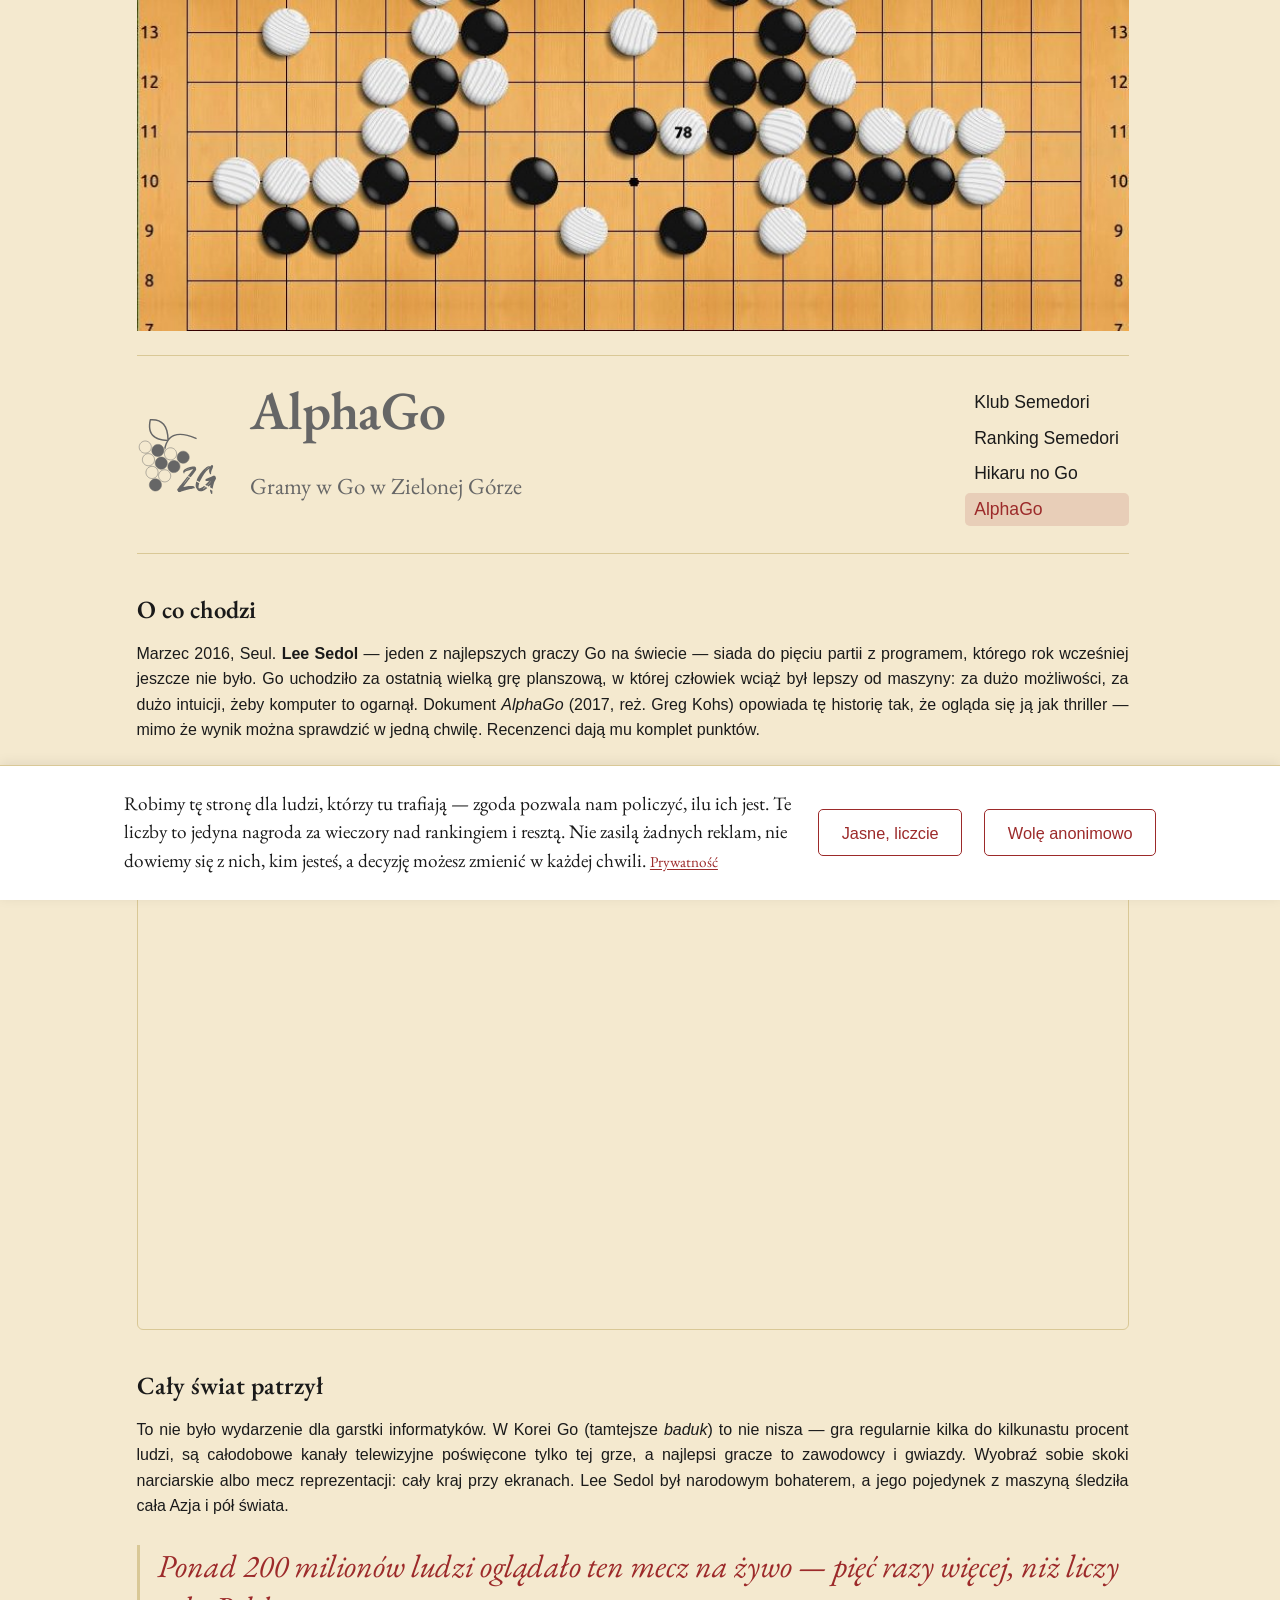
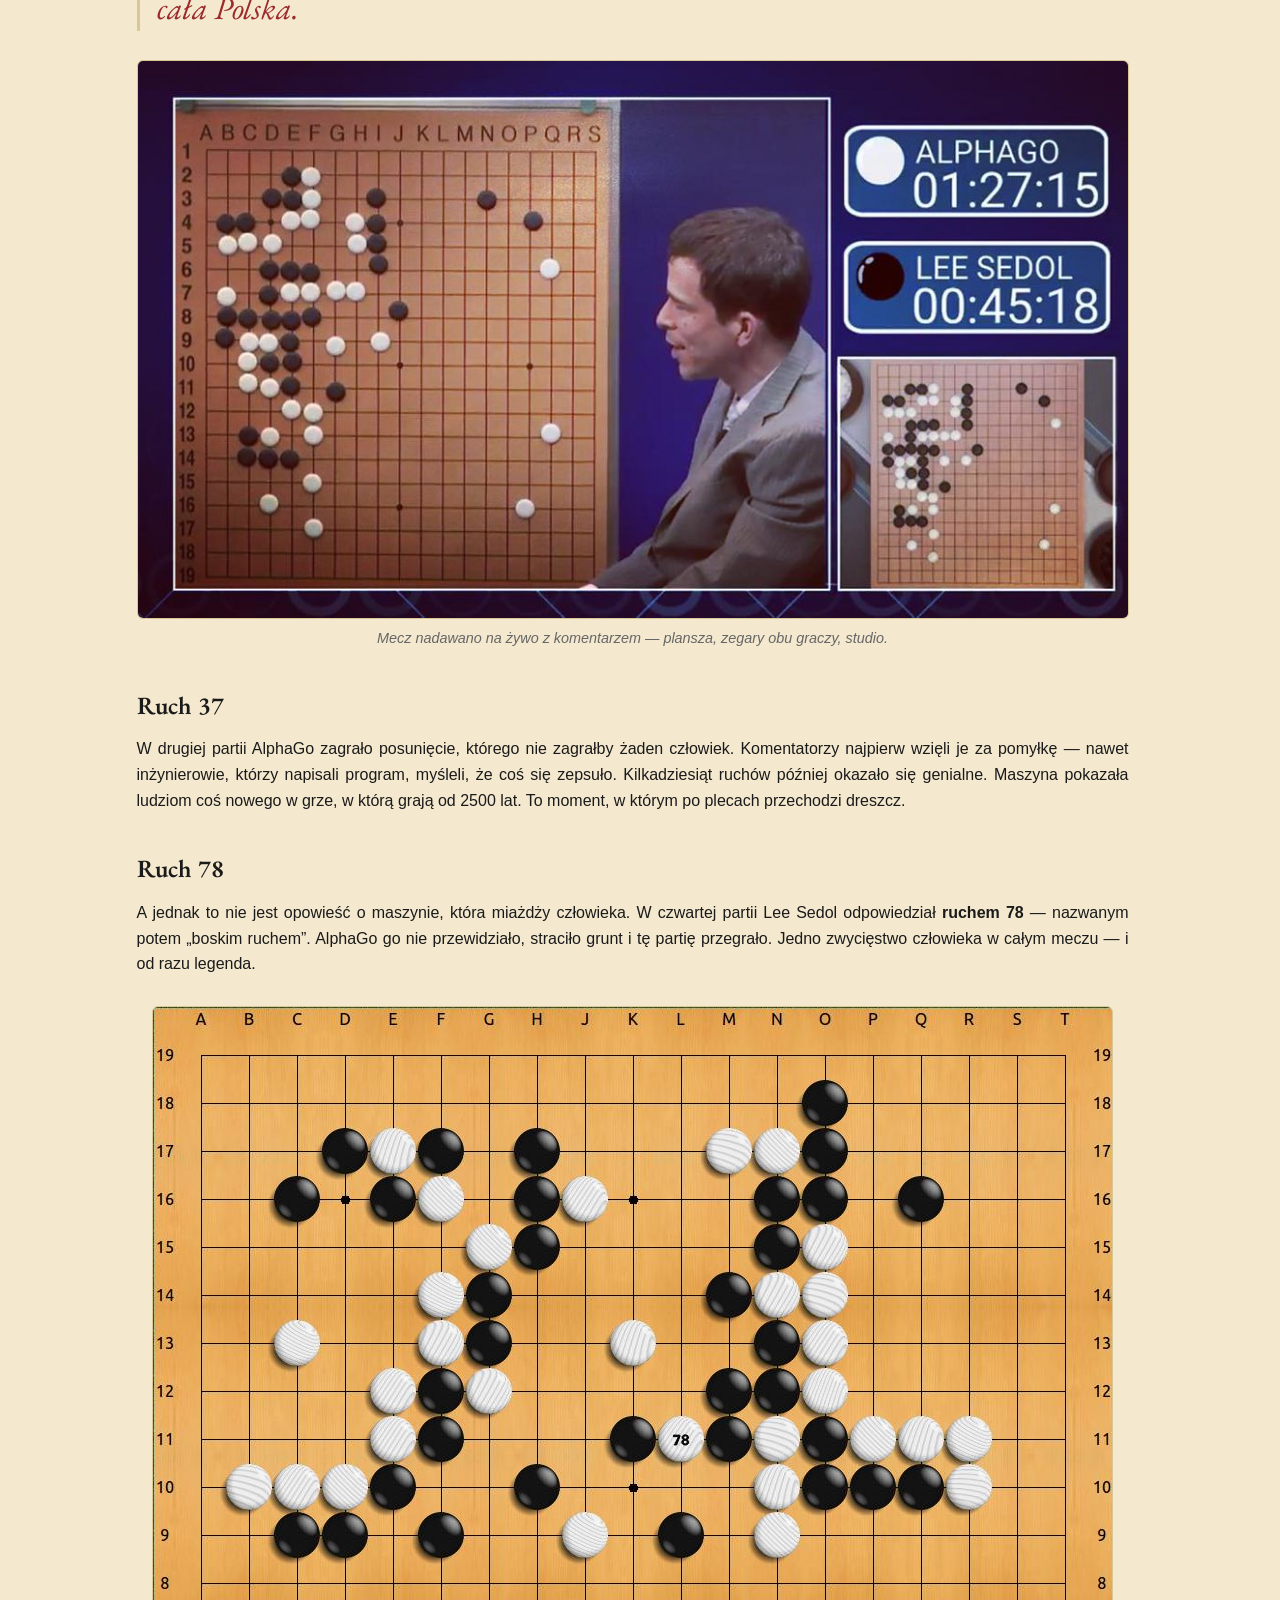
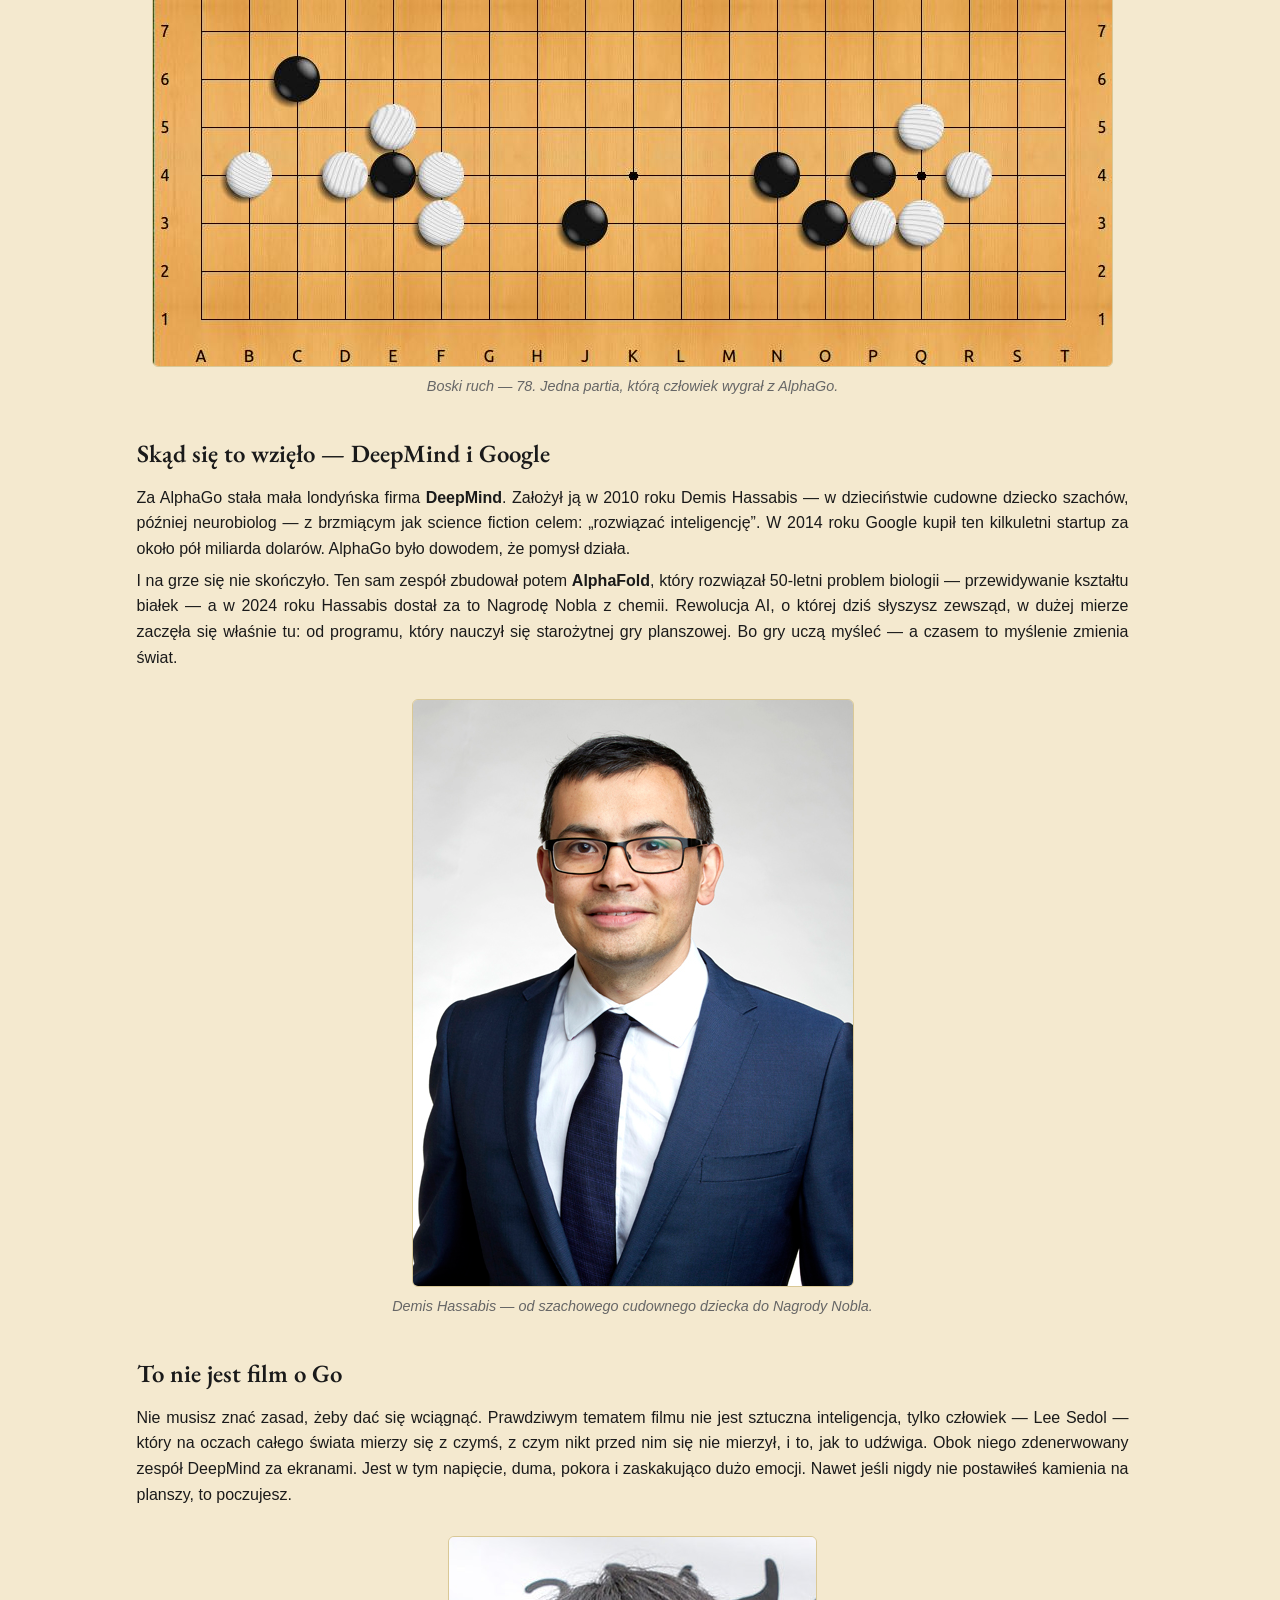
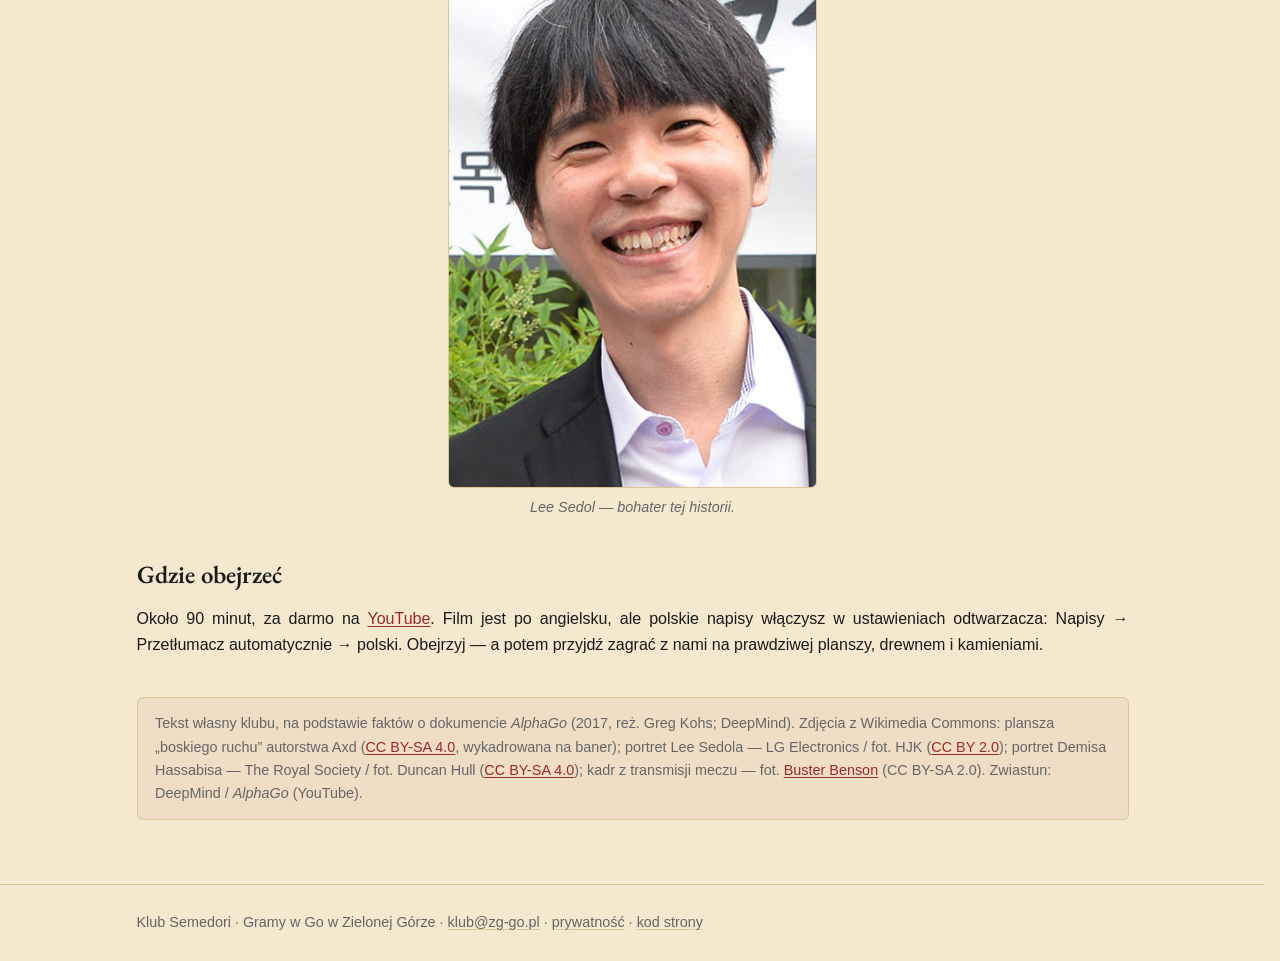
<file: alphago.html>
<!doctype html>
<html lang="pl">
<head>
  <meta charset="utf-8">
  <meta name="viewport" content="width=device-width, initial-scale=1">
  <link rel="icon" type="image/svg+xml" href="img/logo.svg">
  <title>AlphaGo — film, który warto obejrzeć | Semedori</title>
  <meta name="description" content="AlphaGo (2017) — dokument o meczu Lee Sedola z programem DeepMind. Dlaczego warto obejrzeć: historia jak thriller, ruch 37 i boski ruch 78. Klub Semedori, Zielona Góra.">
  <meta name="robots" content="noindex">
  <link rel="canonical" href="https://zg-go.pl/alphago">
  <meta property="og:title" content="AlphaGo — film, który warto obejrzeć">
  <meta property="og:type" content="article">
  <meta property="og:locale" content="pl_PL">

  <link rel="preconnect" href="https://fonts.googleapis.com">
  <link rel="preconnect" href="https://fonts.gstatic.com" crossorigin>
  <link href="https://fonts.googleapis.com/css2?family=EB+Garamond:ital,wght@0,500;0,600;1,500&display=swap" rel="stylesheet">

  <link rel="stylesheet" href="style.css?v=e923f7c7">
</head>
<body>
  <div class="page">

    <div class="banner">
      <img src="img/alphago/banner-move78.jpg" alt="Plansza Go z zaznaczonym ruchem 78 z meczu Lee Sedol - AlphaGo" loading="eager">
    </div>

    <header class="hero-band">
      <span class="hero-logo" aria-hidden="true"></span>
      <h1 class="site-title">AlphaGo</h1>
      <p class="site-tagline">Gramy w Go w Zielonej Górze</p>
      <nav class="hb-menu">
        <a href="/">Klub Semedori</a>
        <a href="ranking">Ranking Semedori</a>
        <a href="hikaru-no-go">Hikaru no Go</a>
        <a href="alphago" class="active">AlphaGo</a>
      </nav>
    </header>

    <main class="content">

      <section>
        <h2>O co chodzi</h2>
        <p>
          Marzec 2016, Seul. <strong>Lee Sedol</strong> — jeden z najlepszych graczy Go na
          świecie — siada do pięciu partii z programem, którego rok wcześniej jeszcze nie było.
          Go uchodziło za ostatnią wielką grę planszową, w której człowiek wciąż był lepszy od
          maszyny: za dużo możliwości, za dużo intuicji, żeby komputer to ogarnął. Dokument
          <em>AlphaGo</em> (2017, reż. Greg Kohs) opowiada tę historię tak, że ogląda się ją jak
          thriller — mimo że wynik można sprawdzić w jedną chwilę. Recenzenci dają mu komplet
          punktów.
        </p>
        <div class="video">
          <iframe src="https://www.youtube-nocookie.com/embed/8tq1C8spV_g" title="AlphaGo — oficjalny zwiastun" loading="lazy" allow="accelerometer; autoplay; clipboard-write; encrypted-media; gyroscope; picture-in-picture; web-share" allowfullscreen></iframe>
        </div>
      </section>

      <section>
        <h2>Cały świat patrzył</h2>
        <p>
          To nie było wydarzenie dla garstki informatyków. W Korei Go (tamtejsze
          <em>baduk</em>) to nie nisza — gra regularnie kilka do kilkunastu procent ludzi, są
          całodobowe kanały telewizyjne poświęcone tylko tej grze, a najlepsi gracze to
          zawodowcy i gwiazdy. Wyobraź sobie skoki narciarskie albo mecz reprezentacji: cały
          kraj przy ekranach. Lee Sedol był narodowym bohaterem, a jego pojedynek z maszyną
          śledziła cała Azja i pół świata.
        </p>
        <p class="stat">Ponad 200 milionów ludzi oglądało ten mecz na żywo — pięć razy więcej, niż liczy cała Polska.</p>
        <figure>
          <img src="img/alphago/match-benson.jpg" alt="Transmisja meczu AlphaGo - Lee Sedol z zegarami i komentatorem" loading="lazy">
          <figcaption>Mecz nadawano na żywo z komentarzem — plansza, zegary obu graczy, studio.</figcaption>
        </figure>
      </section>

      <section>
        <h2>Ruch 37</h2>
        <p>
          W drugiej partii AlphaGo zagrało posunięcie, którego nie zagrałby żaden człowiek.
          Komentatorzy najpierw wzięli je za pomyłkę — nawet inżynierowie, którzy napisali
          program, myśleli, że coś się zepsuło. Kilkadziesiąt ruchów później okazało się
          genialne. Maszyna pokazała ludziom coś nowego w grze, w którą grają od 2500 lat. To
          moment, w którym po plecach przechodzi dreszcz.
        </p>
      </section>

      <section>
        <h2>Ruch 78</h2>
        <p>
          A jednak to nie jest opowieść o maszynie, która miażdży człowieka. W czwartej partii
          Lee Sedol odpowiedział <strong>ruchem 78</strong> — nazwanym potem „boskim ruchem”.
          AlphaGo go nie przewidziało, straciło grunt i tę partię przegrało. Jedno zwycięstwo
          człowieka w całym meczu — i od razu legenda.
        </p>
        <figure>
          <img src="img/alphago/divine-move.jpg" alt="Diagram planszy Go z boskim ruchem 78 Lee Sedola" loading="lazy">
          <figcaption>Boski ruch — 78. Jedna partia, którą człowiek wygrał z AlphaGo.</figcaption>
        </figure>
      </section>

      <section>
        <h2>Skąd się to wzięło — DeepMind i Google</h2>
        <p>
          Za AlphaGo stała mała londyńska firma <strong>DeepMind</strong>. Założył ją w 2010
          roku Demis Hassabis — w dzieciństwie cudowne dziecko szachów, później neurobiolog —
          z brzmiącym jak science fiction celem: „rozwiązać inteligencję”. W 2014 roku Google
          kupił ten kilkuletni startup za około pół miliarda dolarów. AlphaGo było dowodem, że
          pomysł działa.
        </p>
        <p>
          I na grze się nie skończyło. Ten sam zespół zbudował potem <strong>AlphaFold</strong>,
          który rozwiązał 50-letni problem biologii — przewidywanie kształtu białek — a w 2024
          roku Hassabis dostał za to Nagrodę Nobla z chemii. Rewolucja AI, o której dziś słyszysz
          zewsząd, w dużej mierze zaczęła się właśnie tu: od programu, który nauczył się
          starożytnej gry planszowej. Bo gry uczą myśleć — a czasem to myślenie zmienia świat.
        </p>
        <figure>
          <img src="img/alphago/demis-hassabis.jpg" alt="Demis Hassabis, współzałożyciel DeepMind" loading="lazy">
          <figcaption>Demis Hassabis — od szachowego cudownego dziecka do Nagrody Nobla.</figcaption>
        </figure>
      </section>

      <section>
        <h2>To nie jest film o Go</h2>
        <p>
          Nie musisz znać zasad, żeby dać się wciągnąć. Prawdziwym tematem filmu nie jest
          sztuczna inteligencja, tylko człowiek — Lee Sedol — który na oczach całego świata
          mierzy się z czymś, z czym nikt przed nim się nie mierzył, i to, jak to udźwiga. Obok
          niego zdenerwowany zespół DeepMind za ekranami. Jest w tym napięcie, duma, pokora i
          zaskakująco dużo emocji. Nawet jeśli nigdy nie postawiłeś kamienia na planszy, to
          poczujesz.
        </p>
        <figure>
          <img src="img/alphago/lee-sedol-portrait.jpg" alt="Lee Sedol, mistrz Go" loading="lazy">
          <figcaption>Lee Sedol — bohater tej historii.</figcaption>
        </figure>
      </section>

      <section>
        <h2>Gdzie obejrzeć</h2>
        <p>
          Około 90 minut, za darmo na <a href="https://www.youtube.com/watch?v=WXuK6gekU1Y" target="_blank" rel="noopener">YouTube</a>. Film jest po angielsku, ale
          polskie napisy włączysz w ustawieniach odtwarzacza: Napisy → Przetłumacz automatycznie → polski.
          Obejrzyj — a potem przyjdź zagrać z nami na prawdziwej planszy, drewnem i kamieniami.
        </p>
      </section>

      <p class="credit">
        Tekst własny klubu, na podstawie faktów o dokumencie <em>AlphaGo</em> (2017, reż. Greg
        Kohs; DeepMind). Zdjęcia z Wikimedia Commons: plansza „boskiego ruchu” autorstwa Axd
        (<a href="https://commons.wikimedia.org/wiki/File:Lee-sedol-alphago-divine-move.jpg" target="_blank" rel="noopener">CC BY-SA 4.0</a>, wykadrowana na baner);
        portret Lee Sedola — LG Electronics / fot. HJK
        (<a href="https://commons.wikimedia.org/wiki/File:Lee_Se-Dol_-_2016_(cropped).jpg" target="_blank" rel="noopener">CC BY 2.0</a>);
        portret Demisa Hassabisa — The Royal Society / fot. Duncan Hull
        (<a href="https://commons.wikimedia.org/wiki/File:Demis_Hassabis_Royal_Society_(3x4_cropped).jpg" target="_blank" rel="noopener">CC BY-SA 4.0</a>);
        kadr z transmisji meczu — fot. <a href="https://www.flickr.com/photos/erikbenson/25717574115" target="_blank" rel="noopener">Buster Benson</a> (CC BY-SA 2.0).
        Zwiastun: DeepMind / <em>AlphaGo</em> (YouTube).
      </p>

    </main>
  </div>

  <footer class="site-footer">
    <div class="footer-inner">
      <p>Klub Semedori · Gramy w Go w Zielonej Górze · <a href="mailto:klub@zg-go.pl">klub@zg-go.pl</a> · <a href="prywatnosc">prywatność</a> · <a href="https://github.com/lukaszlew/zg-go.pl" target="_blank" rel="noopener">kod strony</a></p>
    </div>
  </footer>
  <script type="module" src="analityka.js?v=a2d4b514"></script>
</body>
</html>
</file>
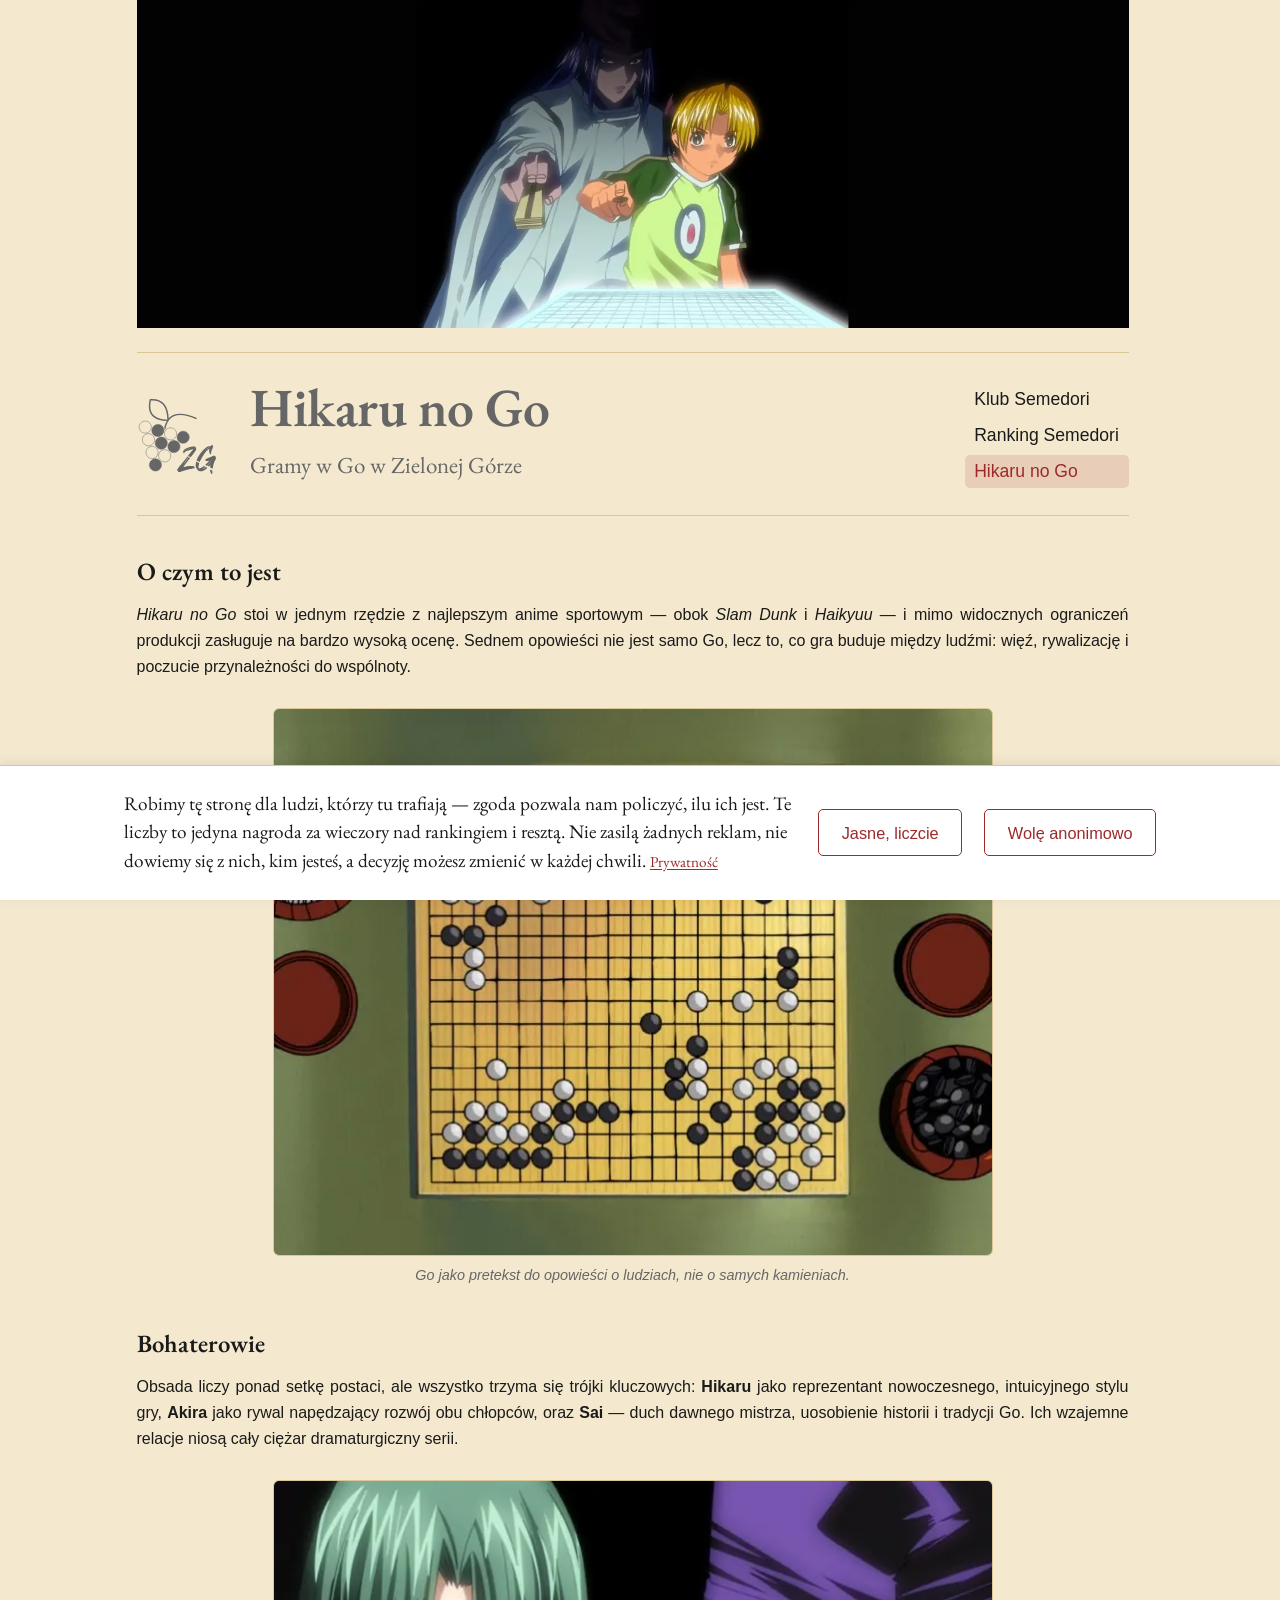
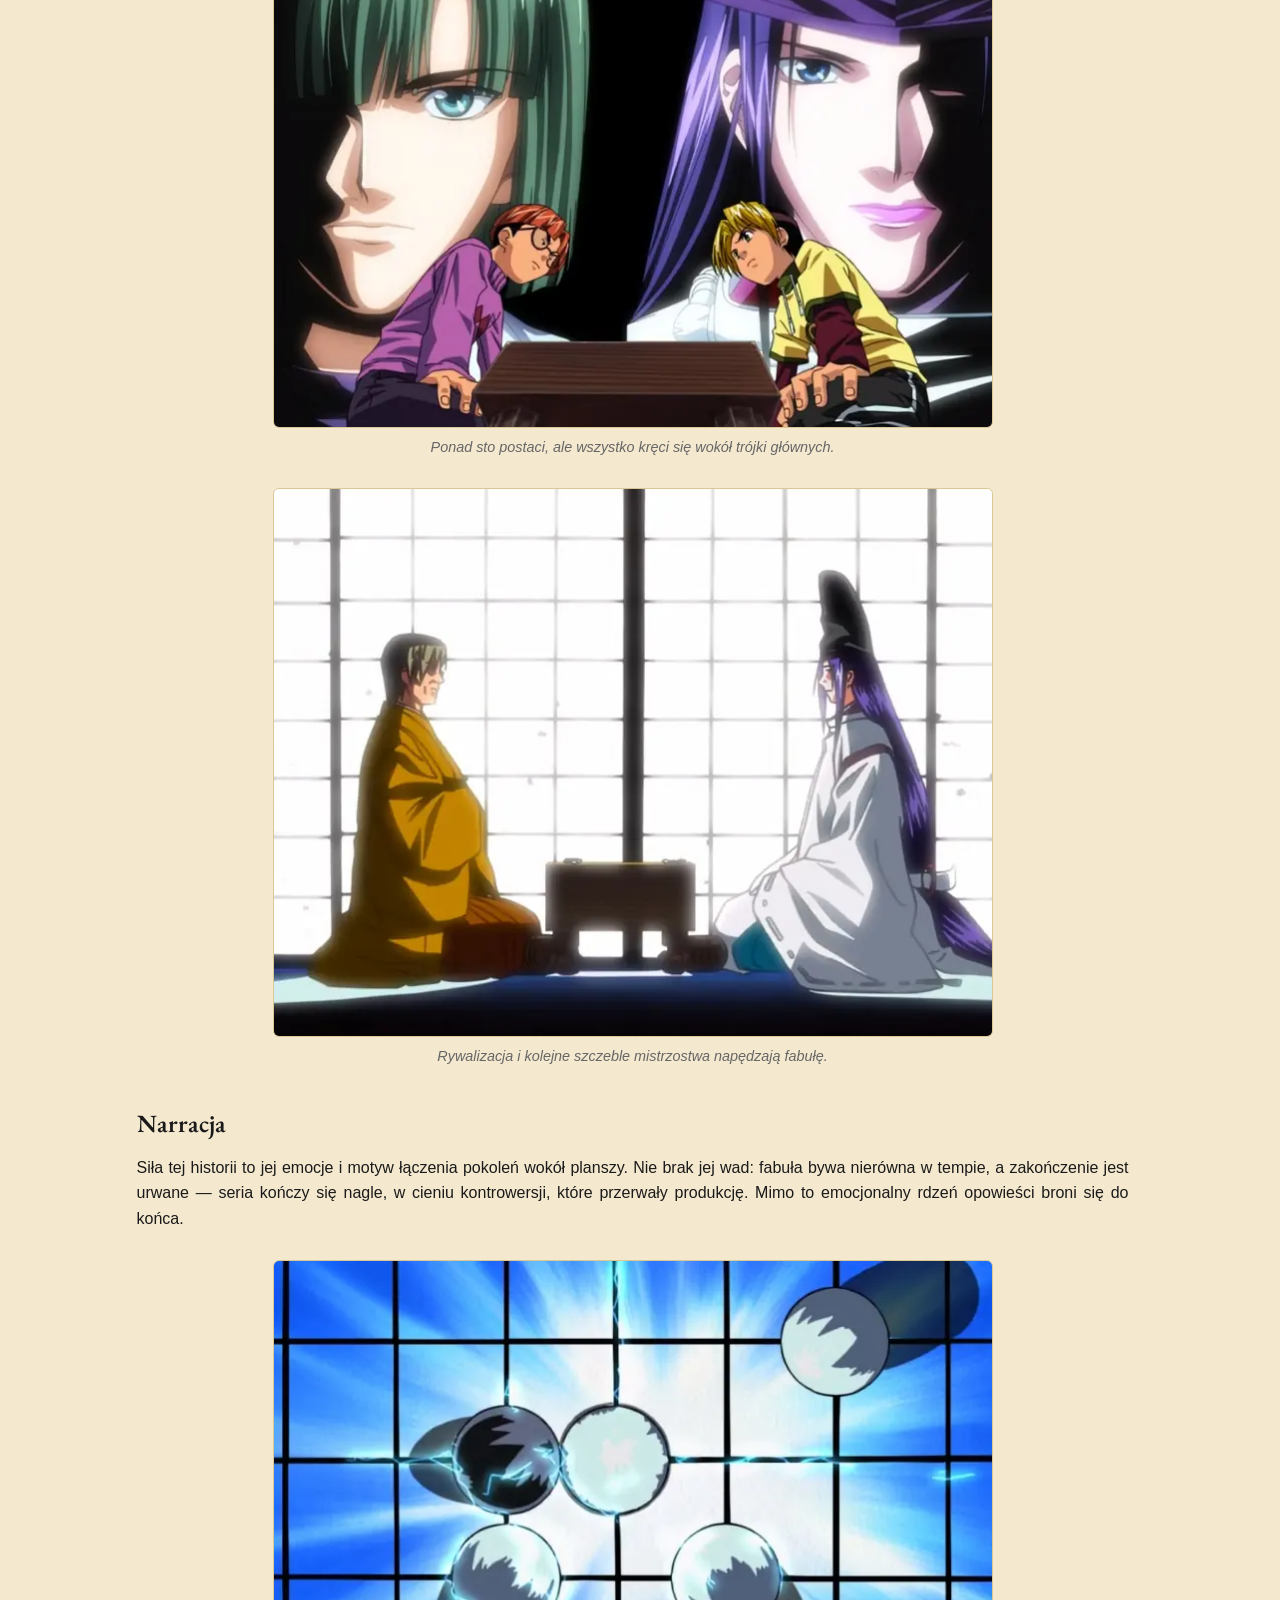
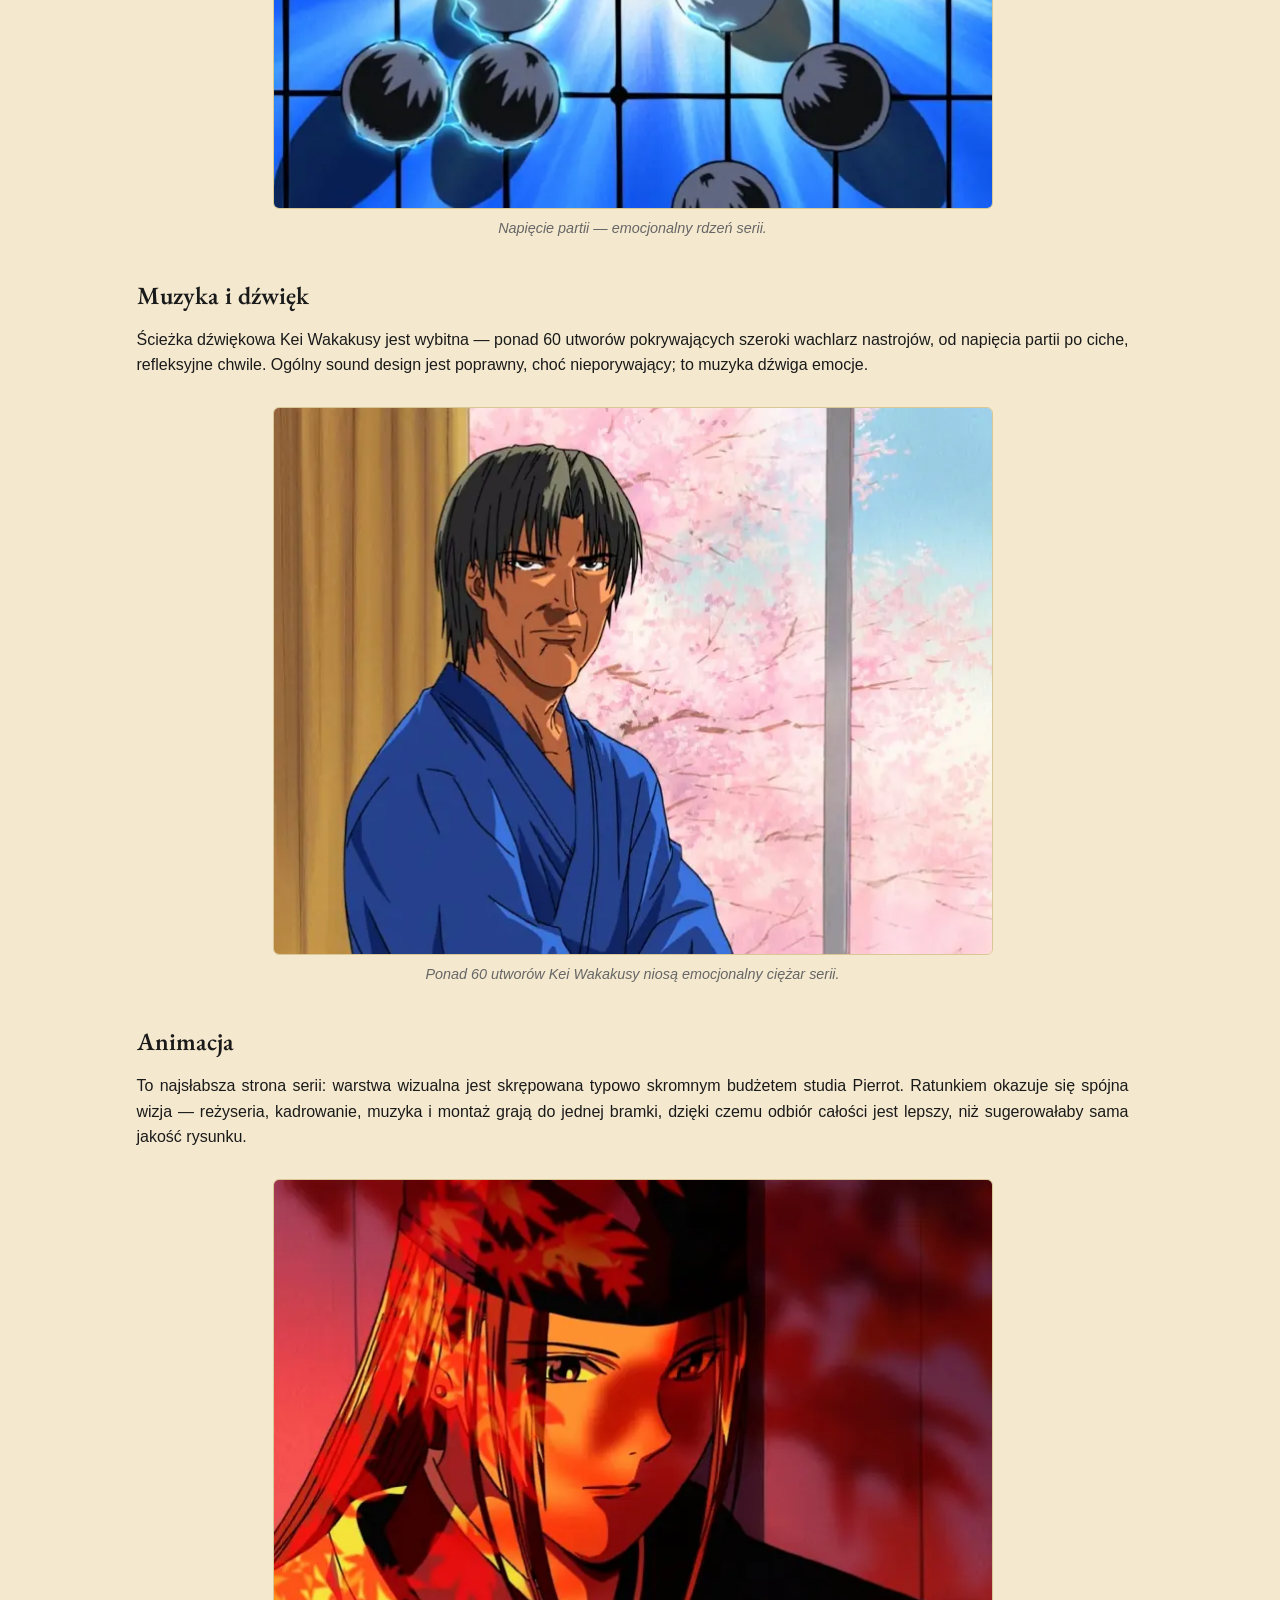
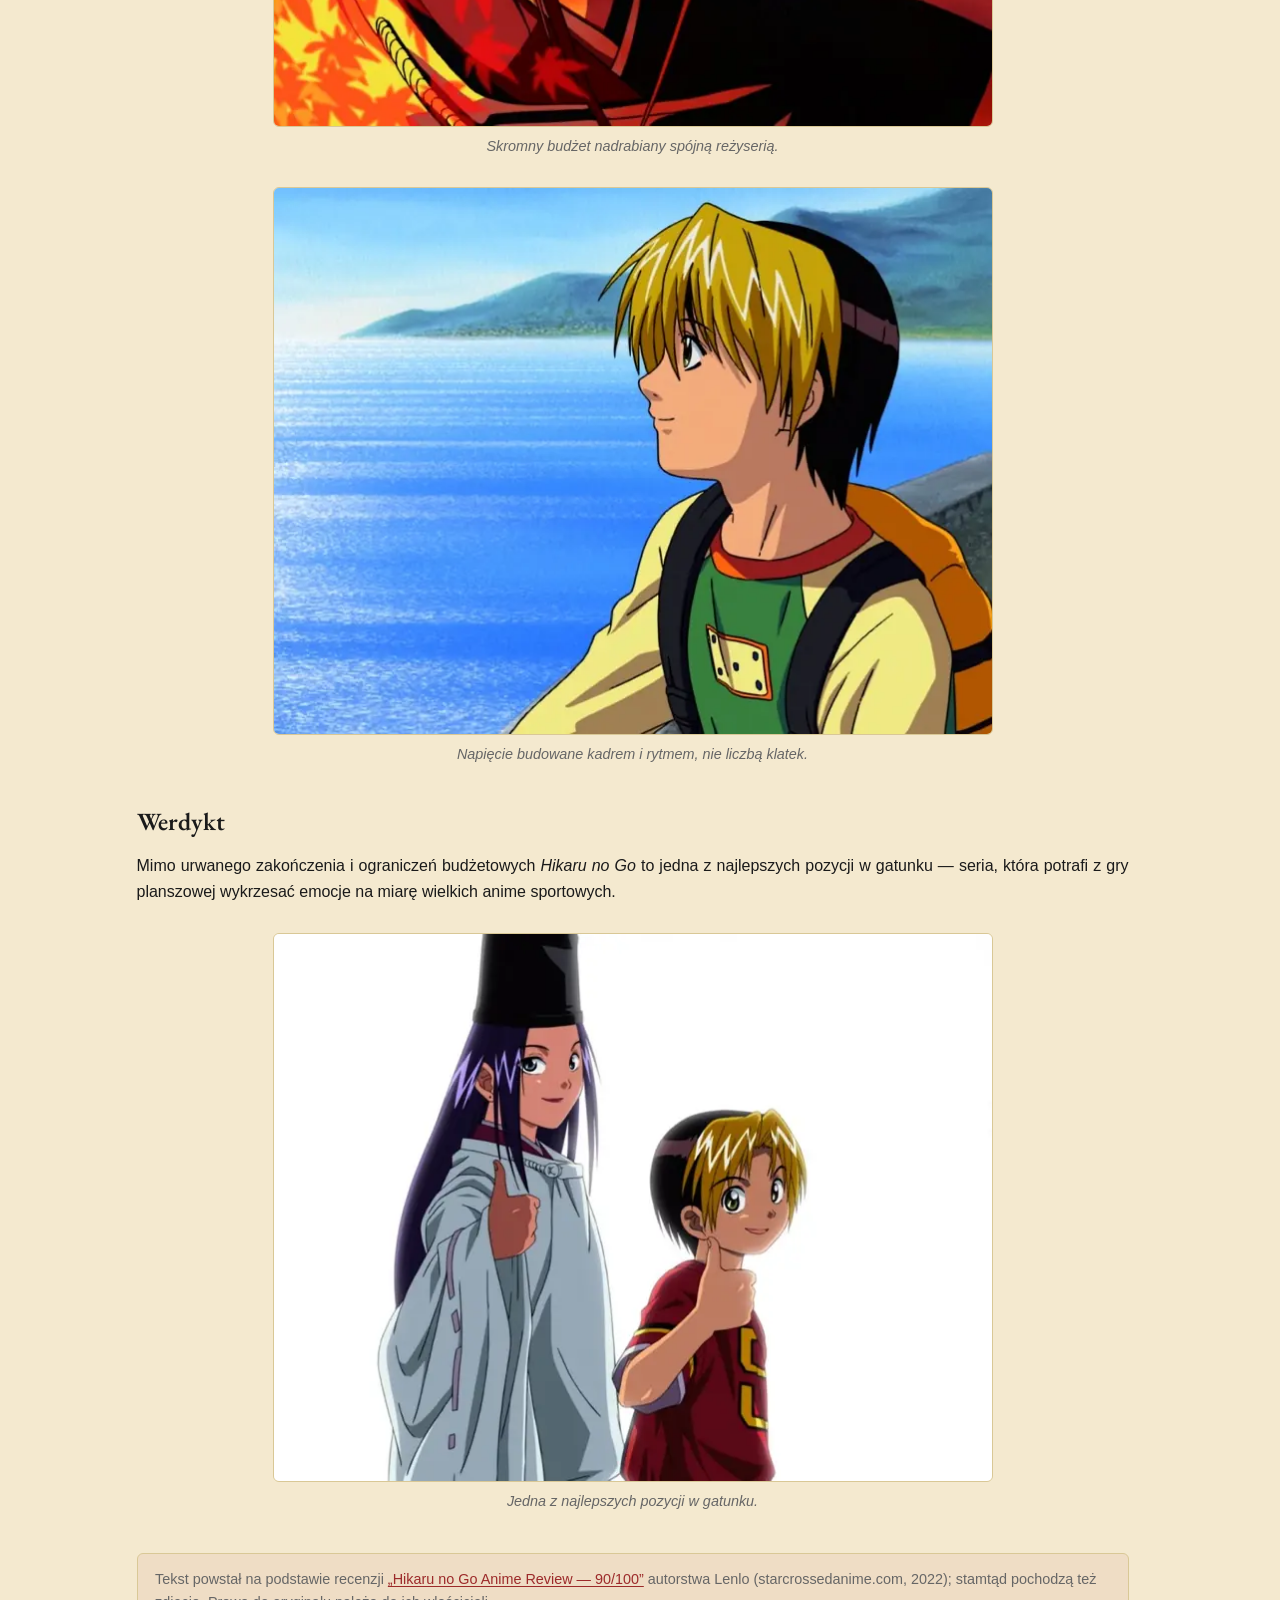
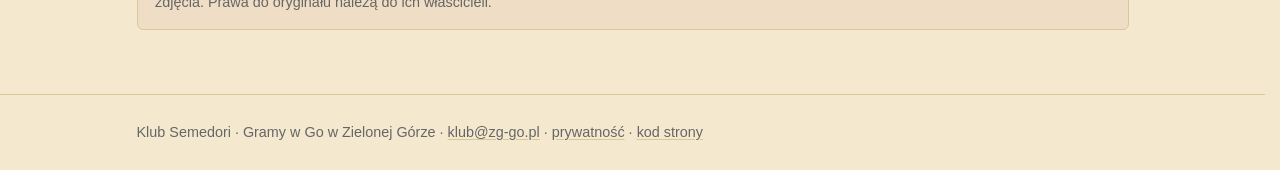
<file: hikaru-no-go.html>
<!doctype html>
<html lang="pl">
<head>
  <meta charset="utf-8">
  <meta name="viewport" content="width=device-width, initial-scale=1">
  <link rel="icon" type="image/svg+xml" href="img/logo.svg">
  <title>Hikaru no Go — anime, od którego wielu zaczyna | Semedori</title>
  <meta name="description" content="Hikaru no Go — anime, od którego wielu zaczyna grę w Go: o czym jest, bohaterowie, muzyka, werdykt. Klub Semedori, Zielona Góra.">
  <link rel="canonical" href="https://zg-go.pl/hikaru-no-go">
  <meta property="og:title" content="Hikaru no Go — anime, od którego wielu zaczyna">
  <meta property="og:description" content="O czym jest, kim są bohaterowie i czemu warto — omówienie klubu Semedori z Zielonej Góry.">
  <meta property="og:type" content="article">
  <meta property="og:url" content="https://zg-go.pl/hikaru-no-go">
  <meta property="og:image" content="https://zg-go.pl/img/og-hikaru.jpg">
  <meta property="og:image:width" content="1200">
  <meta property="og:image:height" content="630">
  <meta property="og:locale" content="pl_PL">

  <link rel="preconnect" href="https://fonts.googleapis.com">
  <link rel="preconnect" href="https://fonts.gstatic.com" crossorigin>
  <link href="https://fonts.googleapis.com/css2?family=EB+Garamond:ital,wght@0,500;0,600;1,500&display=swap" rel="stylesheet">

  <link rel="stylesheet" href="style.css?v=e923f7c7">
</head>
<body>
  <div class="page">

    <div class="banner">
      <img src="img/hikaru/Hikaru-no-Go-56.1-banner.webp" width="1655" height="548" alt="Kadr z anime Hikaru no Go" loading="eager">
    </div>

    <header class="hero-band">
      <span class="hero-logo" aria-hidden="true"></span>
      <h1 class="site-title">Hikaru no Go</h1>
      <p class="site-tagline">Gramy w Go w Zielonej Górze</p>
      <nav class="hb-menu">
        <a href="/">Klub Semedori</a>
        <a href="ranking">Ranking Semedori</a>
        <a href="hikaru-no-go" class="active">Hikaru no Go</a>
      </nav>
    </header>

    <main class="content">

      <section>
        <h2>O czym to jest</h2>
        <p>
          <em>Hikaru no Go</em> stoi w jednym rzędzie z najlepszym anime sportowym —
          obok <em>Slam Dunk</em> i <em>Haikyuu</em> — i mimo widocznych ograniczeń produkcji
          zasługuje na bardzo wysoką ocenę. Sednem opowieści nie jest samo Go, lecz to,
          co gra buduje między ludźmi: więź, rywalizację i poczucie przynależności do wspólnoty.
        </p>
        <figure>
          <img src="img/hikaru/Hikaru-no-Go-36.1.webp" width="720" height="548" alt="Partia Go w anime Hikaru no Go" loading="lazy">
          <figcaption>Go jako pretekst do opowieści o ludziach, nie o samych kamieniach.</figcaption>
        </figure>
      </section>

      <section>
        <h2>Bohaterowie</h2>
        <p>
          Obsada liczy ponad setkę postaci, ale wszystko trzyma się trójki kluczowych:
          <strong>Hikaru</strong> jako reprezentant nowoczesnego, intuicyjnego stylu gry,
          <strong>Akira</strong> jako rywal napędzający rozwój obu chłopców, oraz
          <strong>Sai</strong> — duch dawnego mistrza, uosobienie historii i tradycji Go.
          Ich wzajemne relacje niosą cały ciężar dramaturgiczny serii.
        </p>
        <figure>
          <img src="img/hikaru/Hikaru-no-Go-Characters.webp" width="720" height="548" alt="Bohaterowie Hikaru no Go" loading="lazy">
          <figcaption>Ponad sto postaci, ale wszystko kręci się wokół trójki głównych.</figcaption>
        </figure>
        <figure>
          <img src="img/hikaru/Hikaru-no-Go-Meijin.webp" width="720" height="548" alt="Postać mistrza (Meijin) w Hikaru no Go" loading="lazy">
          <figcaption>Rywalizacja i kolejne szczeble mistrzostwa napędzają fabułę.</figcaption>
        </figure>
      </section>

      <section>
        <h2>Narracja</h2>
        <p>
          Siła tej historii to jej emocje i motyw łączenia pokoleń wokół planszy.
          Nie brak jej wad: fabuła bywa nierówna w tempie, a zakończenie jest urwane —
          seria kończy się nagle, w cieniu kontrowersji, które przerwały produkcję. Mimo to
          emocjonalny rdzeń opowieści broni się do końca.
        </p>
        <figure>
          <img src="img/hikaru/Hikaru-no-Go-Connection.webp" width="720" height="548" alt="Świecące kamienie na planszy w Hikaru no Go" loading="lazy">
          <figcaption>Napięcie partii — emocjonalny rdzeń serii.</figcaption>
        </figure>
      </section>

      <section>
        <h2>Muzyka i dźwięk</h2>
        <p>
          Ścieżka dźwiękowa Kei Wakakusy jest wybitna — ponad 60 utworów pokrywających
          szeroki wachlarz nastrojów, od napięcia partii po ciche, refleksyjne chwile.
          Ogólny sound design jest poprawny, choć nieporywający; to muzyka dźwiga emocje.
        </p>
        <figure>
          <img src="img/hikaru/Hikaru-no-Go-53.1.webp" width="720" height="548" alt="Kadr z Hikaru no Go" loading="lazy">
          <figcaption>Ponad 60 utworów Kei Wakakusy niosą emocjonalny ciężar serii.</figcaption>
        </figure>
      </section>

      <section>
        <h2>Animacja</h2>
        <p>
          To najsłabsza strona serii: warstwa wizualna jest skrępowana typowo skromnym
          budżetem studia Pierrot. Ratunkiem okazuje się spójna wizja — reżyseria,
          kadrowanie, muzyka i montaż grają do jednej bramki, dzięki czemu odbiór całości
          jest lepszy, niż sugerowałaby sama jakość rysunku.
        </p>
        <figure>
          <img src="img/hikaru/Hikaru-no-Go-50.1.webp" width="720" height="548" alt="Kadr z Hikaru no Go" loading="lazy">
          <figcaption>Skromny budżet nadrabiany spójną reżyserią.</figcaption>
        </figure>
        <figure>
          <img src="img/hikaru/Hikaru-no-Go-61.1.webp" width="720" height="548" alt="Kadr z Hikaru no Go" loading="lazy">
          <figcaption>Napięcie budowane kadrem i rytmem, nie liczbą klatek.</figcaption>
        </figure>
      </section>

      <section>
        <h2>Werdykt</h2>
        <p>
          Mimo urwanego zakończenia i ograniczeń budżetowych <em>Hikaru no Go</em> to jedna
          z najlepszych pozycji w gatunku — seria, która potrafi z gry planszowej wykrzesać
          emocje na miarę wielkich anime sportowych.
        </p>
        <figure>
          <img src="img/hikaru/Hikaru-no-Go-30.1.webp" width="720" height="548" alt="Kadr z Hikaru no Go" loading="lazy">
          <figcaption>Jedna z najlepszych pozycji w gatunku.</figcaption>
        </figure>
      </section>

      <p class="credit">
        Tekst powstał na podstawie recenzji
        <a href="https://starcrossedanime.com/hikaru-no-go-anime-review-90-100/" target="_blank" rel="noopener">&bdquo;Hikaru no Go Anime Review — 90/100&rdquo;</a>
        autorstwa Lenlo (starcrossedanime.com, 2022); stamtąd pochodzą też zdjęcia.
        Prawa do oryginału należą do ich właścicieli.
      </p>

    </main>
  </div>

  <footer class="site-footer">
    <div class="footer-inner">
      <p>Klub Semedori · Gramy w Go w Zielonej Górze · <a href="mailto:klub@zg-go.pl">klub@zg-go.pl</a> · <a href="prywatnosc">prywatność</a> · <a href="https://github.com/lukaszlew/zg-go.pl" target="_blank" rel="noopener">kod strony</a></p>
    </div>
  </footer>
  <script type="module" src="analityka.js?v=a2d4b514"></script>
</body>
</html>
</file>
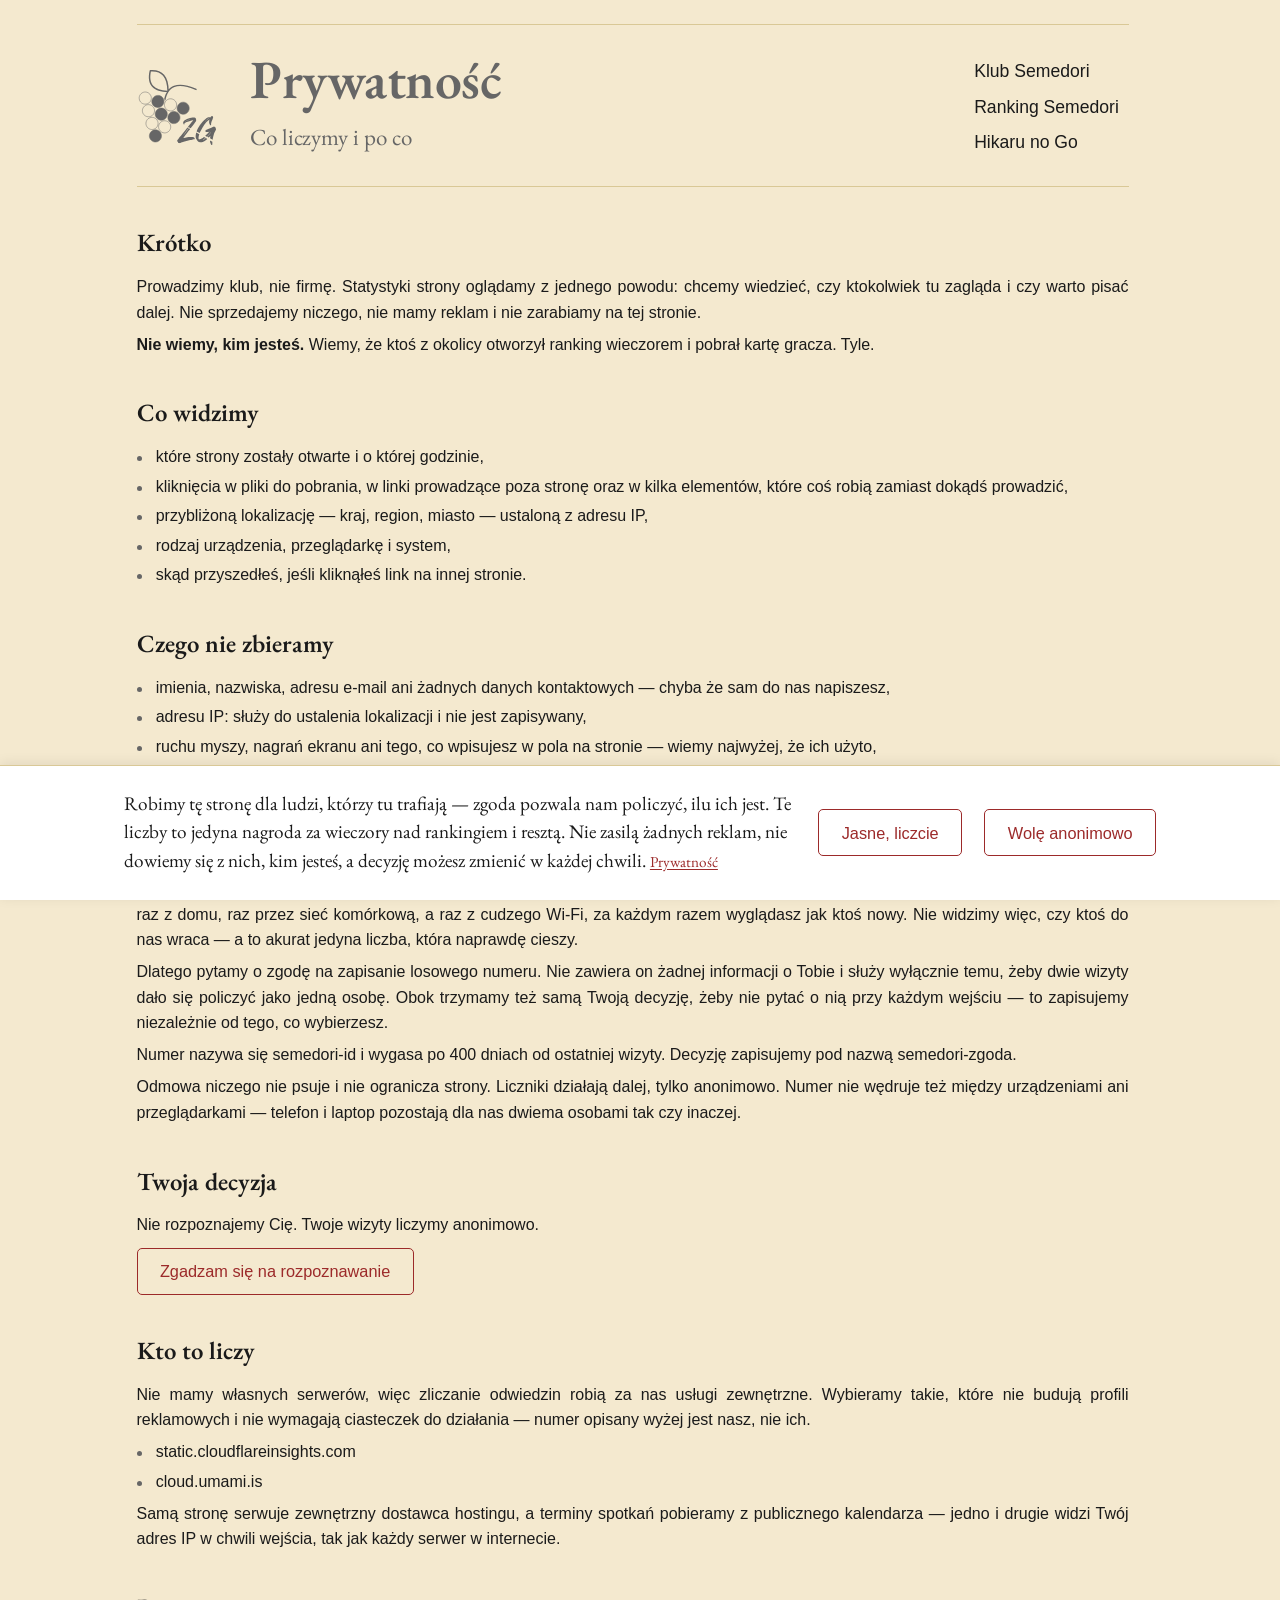
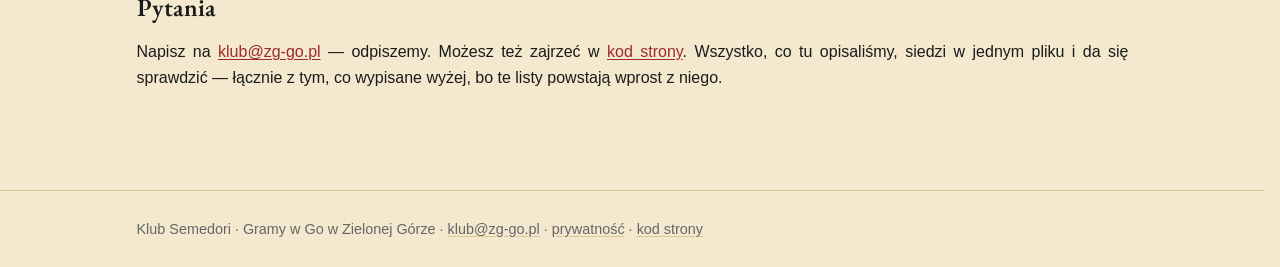
<file: prywatnosc.html>
<!doctype html>
<html lang="pl">
<head>
  <meta charset="utf-8">
  <meta name="viewport" content="width=device-width, initial-scale=1">
  <link rel="icon" type="image/svg+xml" href="img/logo.svg">
  <title>Prywatność — co liczymy i po co | Semedori</title>
  <meta name="description" content="Co klub Semedori liczy na swojej stronie, czego nie zbiera i jak wycofać zgodę na rozpoznawanie powracających.">
  <link rel="canonical" href="https://zg-go.pl/prywatnosc">
  <meta property="og:title" content="Prywatność — co liczymy i po co">
  <meta property="og:description" content="Krótko i bez prawniczego żargonu: co widzimy w statystykach strony klubu Semedori.">
  <meta property="og:type" content="article">
  <meta property="og:url" content="https://zg-go.pl/prywatnosc">
  <meta property="og:locale" content="pl_PL">

  <link rel="preconnect" href="https://fonts.googleapis.com">
  <link rel="preconnect" href="https://fonts.gstatic.com" crossorigin>
  <link href="https://fonts.googleapis.com/css2?family=EB+Garamond:ital,wght@0,500;0,600;1,500&display=swap" rel="stylesheet">

  <link rel="stylesheet" href="style.css?v=e923f7c7">
</head>
<body>
  <div class="page">

    <header class="hero-band">
      <span class="hero-logo" aria-hidden="true"></span>
      <h1 class="site-title">Prywatność</h1>
      <p class="site-tagline">Co liczymy i po co</p>
      <nav class="hb-menu">
        <a href="/">Klub Semedori</a>
        <a href="ranking">Ranking Semedori</a>
        <a href="hikaru-no-go">Hikaru no Go</a>
      </nav>
    </header>

    <main class="content">

      <section>
        <h2>Krótko</h2>
        <p>
          Prowadzimy klub, nie firmę. Statystyki strony oglądamy z jednego powodu:
          chcemy wiedzieć, czy ktokolwiek tu zagląda i czy warto pisać dalej.
          Nie sprzedajemy niczego, nie mamy reklam i nie zarabiamy na tej stronie.
        </p>
        <p>
          <strong>Nie wiemy, kim jesteś.</strong> Wiemy, że ktoś z okolicy otworzył
          ranking wieczorem i pobrał kartę gracza. Tyle.
        </p>
      </section>

      <section>
        <h2>Co widzimy</h2>
        <ul class="links">
          <li>które strony zostały otwarte i o której godzinie,</li>
          <li>kliknięcia w pliki do pobrania, w linki prowadzące poza stronę
              oraz w kilka elementów, które coś robią zamiast dokądś prowadzić,</li>
          <li>przybliżoną lokalizację — kraj, region, miasto — ustaloną z adresu IP,</li>
          <li>rodzaj urządzenia, przeglądarkę i system,</li>
          <li>skąd przyszedłeś, jeśli kliknąłeś link na innej stronie.</li>
        </ul>
      </section>

      <section>
        <h2>Czego nie zbieramy</h2>
        <ul class="links">
          <li>imienia, nazwiska, adresu e-mail ani żadnych danych kontaktowych —
              chyba że sam do nas napiszesz,</li>
          <li>adresu IP: służy do ustalenia lokalizacji i nie jest zapisywany,</li>
          <li>ruchu myszy, nagrań ekranu ani tego, co wpisujesz w pola na stronie —
              wiemy najwyżej, że ich użyto,</li>
          <li>niczego o Tobie poza tą stroną. Nasze liczniki działają wyłącznie tutaj.</li>
        </ul>
      </section>

      <section>
        <h2>Ciasteczko, o które pytamy</h2>
        <p>
          Domyślnie nie zapisujemy w Twojej przeglądarce niczego — i statystyki
          działają bez tego. Ma to jednak skutek uboczny: kiedy wchodzisz raz
          z domu, raz przez sieć komórkową, a raz z cudzego Wi-Fi, za każdym razem
          wyglądasz jak ktoś nowy. Nie widzimy więc, czy ktoś do nas wraca —
          a to akurat jedyna liczba, która naprawdę cieszy.
        </p>
        <p>
          Dlatego pytamy o zgodę na zapisanie losowego numeru. Nie zawiera on żadnej
          informacji o Tobie i służy wyłącznie temu, żeby dwie wizyty dało się
          policzyć jako jedną osobę. Obok trzymamy też samą Twoją decyzję, żeby nie
          pytać o nią przy każdym wejściu — to zapisujemy niezależnie od tego, co wybierzesz.
        </p>
        <div id="prywatnosc-ciasteczko">
          <p>Nazwę i czas życia tego numeru widać w kodzie strony.</p>
        </div>
        <p>
          Odmowa niczego nie psuje i nie ogranicza strony. Liczniki działają dalej,
          tylko anonimowo. Numer nie wędruje też między urządzeniami ani przeglądarkami —
          telefon i laptop pozostają dla nas dwiema osobami tak czy inaczej.
        </p>
      </section>

      <section>
        <h2>Twoja decyzja</h2>
        <div id="zgoda-ustawienia"></div>
      </section>

      <section>
        <h2>Kto to liczy</h2>
        <p>
          Nie mamy własnych serwerów, więc zliczanie odwiedzin robią za nas usługi
          zewnętrzne. Wybieramy takie, które nie budują profili reklamowych i nie
          wymagają ciasteczek do działania — numer opisany wyżej jest nasz, nie ich.
        </p>
        <div id="prywatnosc-liczniki">
          <p>Aktualną listę widać w kodzie strony.</p>
        </div>
        <p>
          Samą stronę serwuje zewnętrzny dostawca hostingu, a terminy spotkań
          pobieramy z publicznego kalendarza — jedno i drugie widzi Twój adres IP
          w chwili wejścia, tak jak każdy serwer w internecie.
        </p>
      </section>

      <section>
        <h2>Pytania</h2>
        <p>
          Napisz na <a href="mailto:klub@zg-go.pl">klub@zg-go.pl</a> — odpiszemy.
          Możesz też zajrzeć w <a href="https://github.com/lukaszlew/zg-go.pl" target="_blank" rel="noopener">kod strony</a>.
          Wszystko, co tu opisaliśmy, siedzi w jednym pliku i da się sprawdzić —
          łącznie z tym, co wypisane wyżej, bo te listy powstają wprost z niego.
        </p>
      </section>

    </main>
  </div>

  <footer class="site-footer">
    <div class="footer-inner">
      <p>Klub Semedori · Gramy w Go w Zielonej Górze · <a href="mailto:klub@zg-go.pl">klub@zg-go.pl</a> · <a href="prywatnosc">prywatność</a> · <a href="https://github.com/lukaszlew/zg-go.pl" target="_blank" rel="noopener">kod strony</a></p>
    </div>
  </footer>
  <script type="module" src="analityka.js?v=a2d4b514"></script>
</body>
</html>
</file>
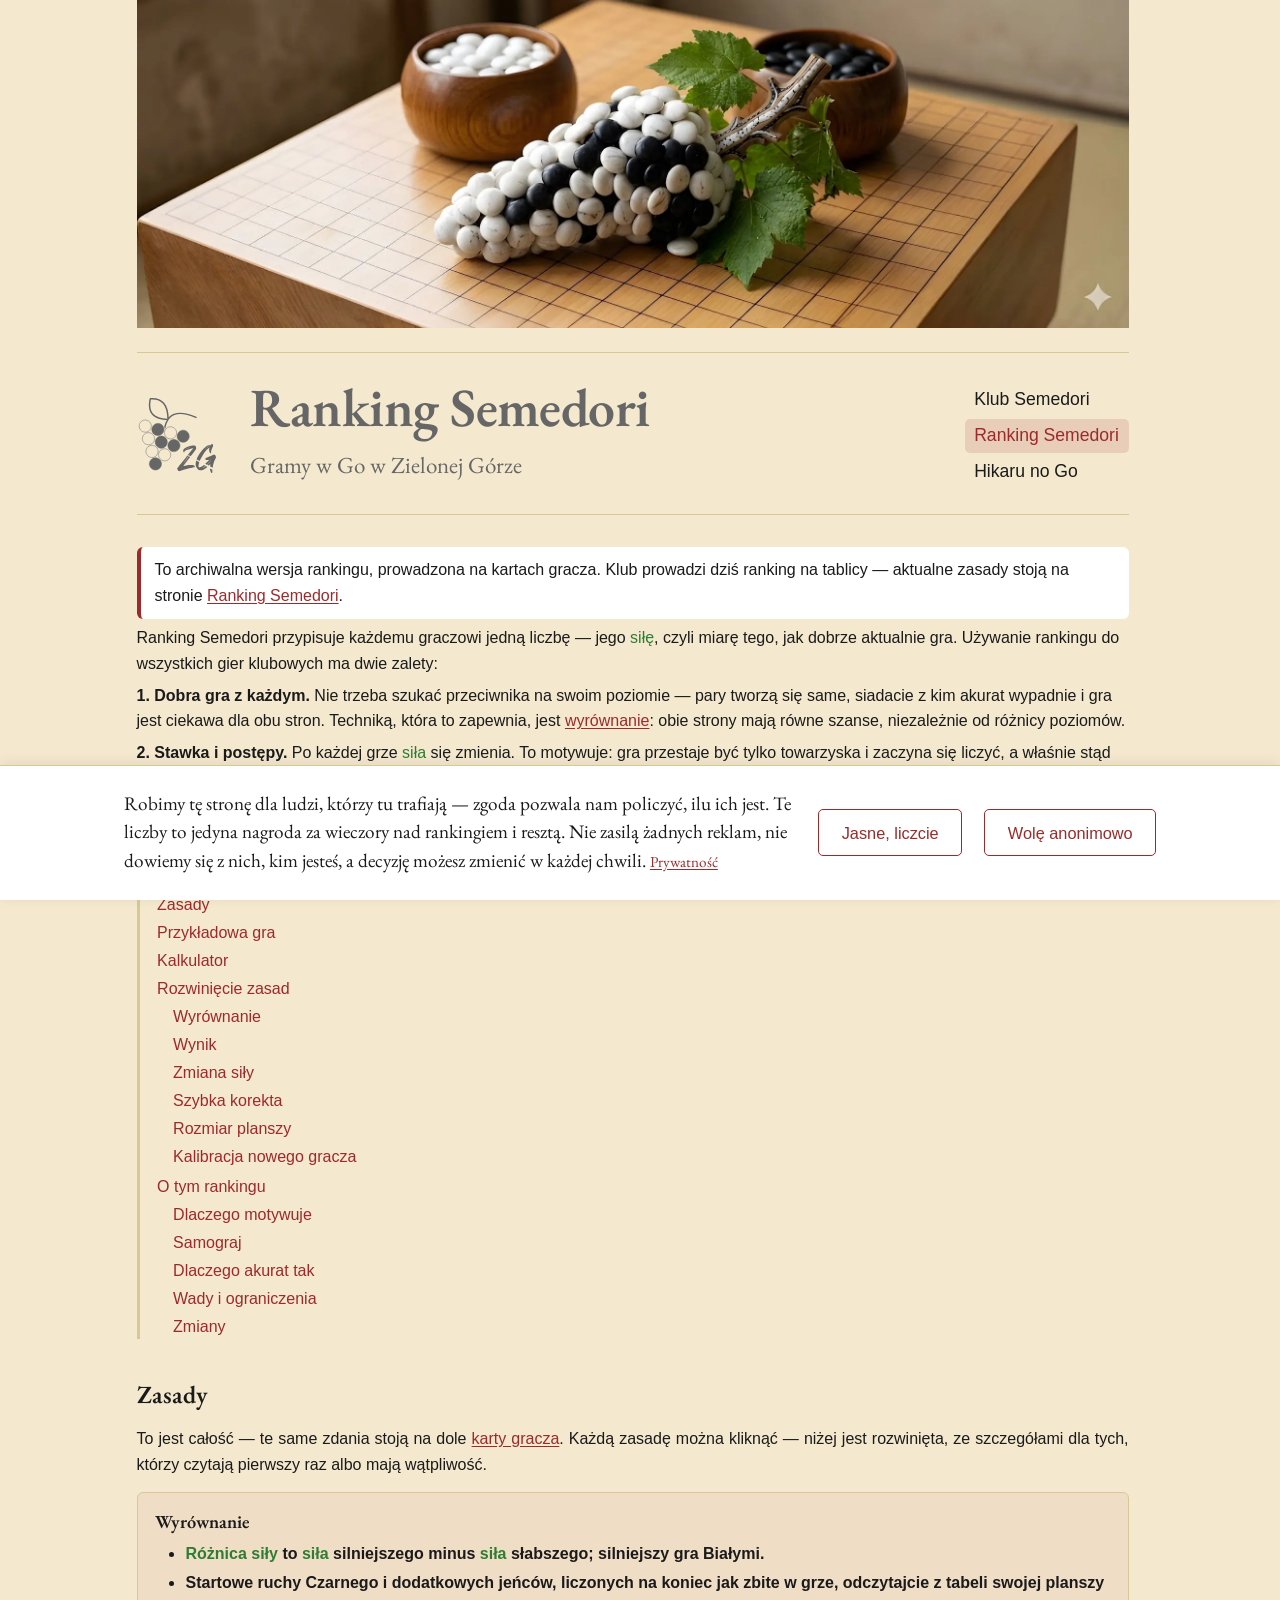
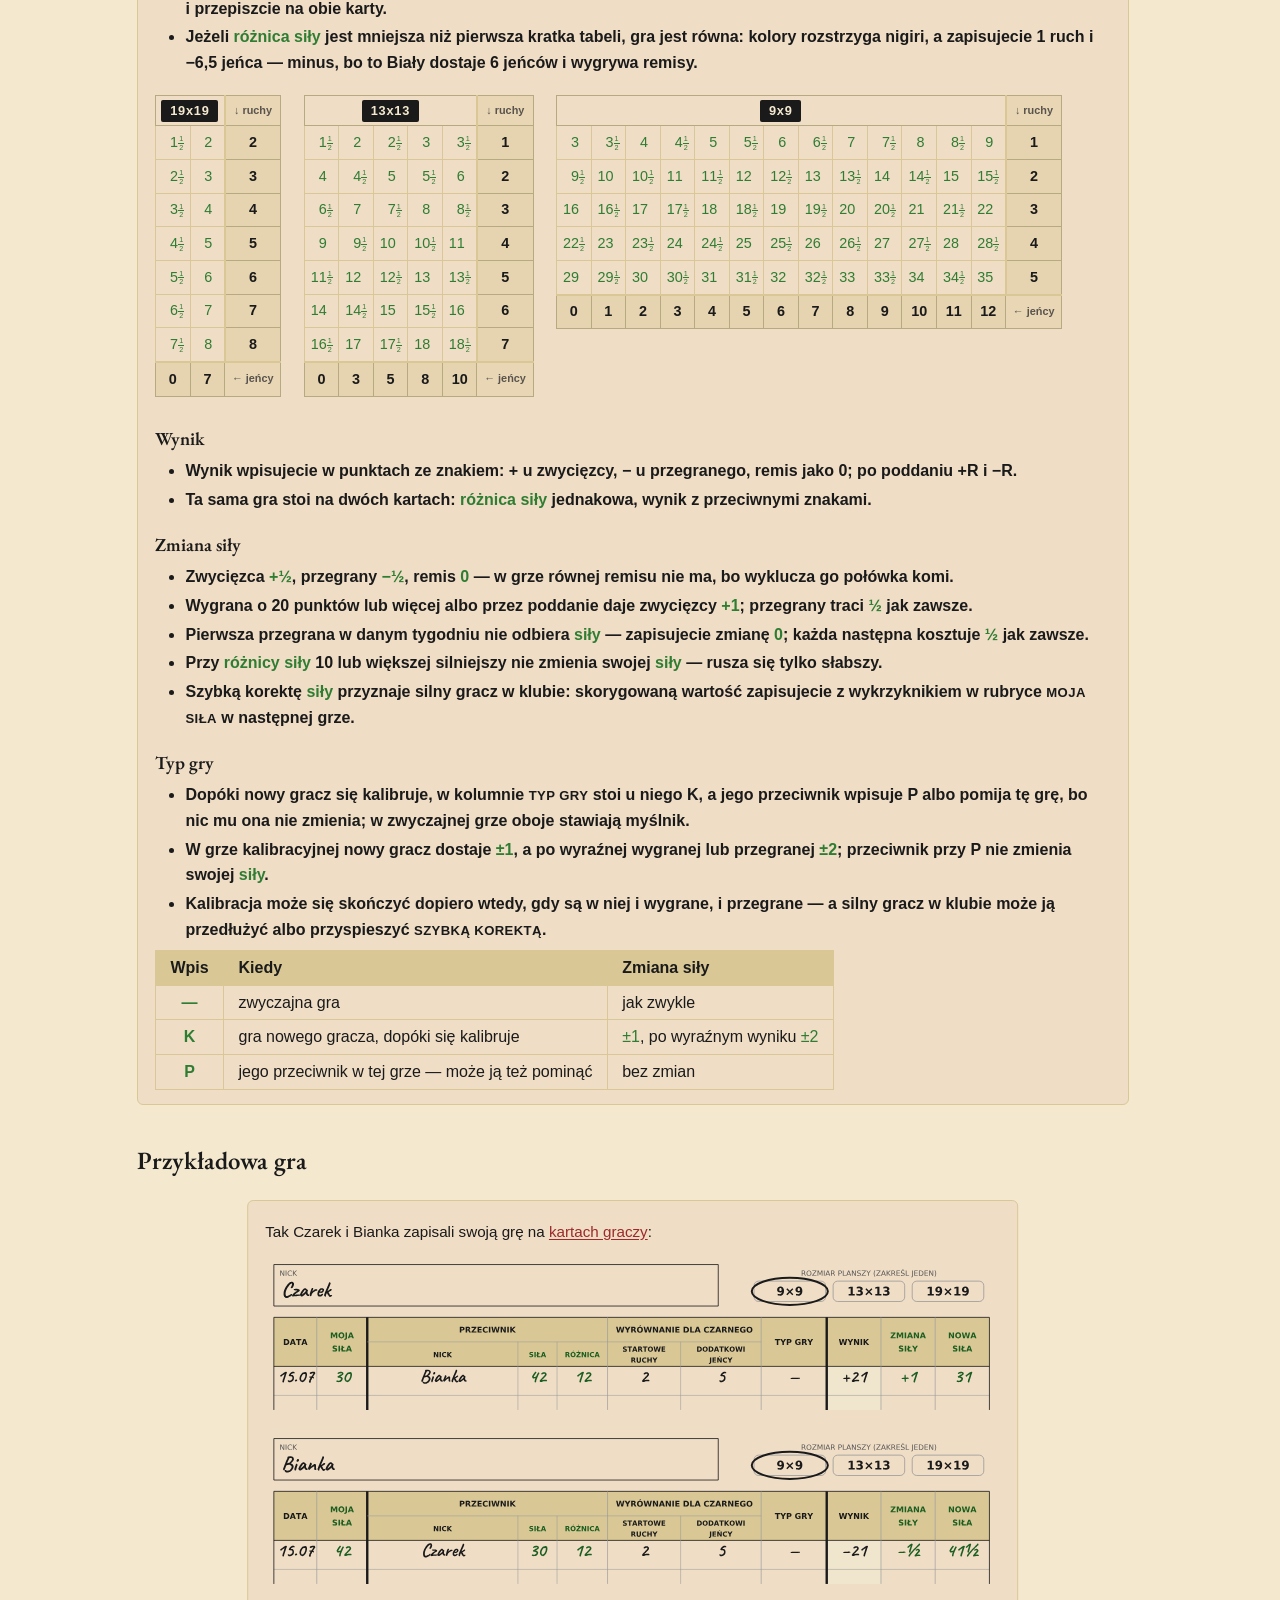
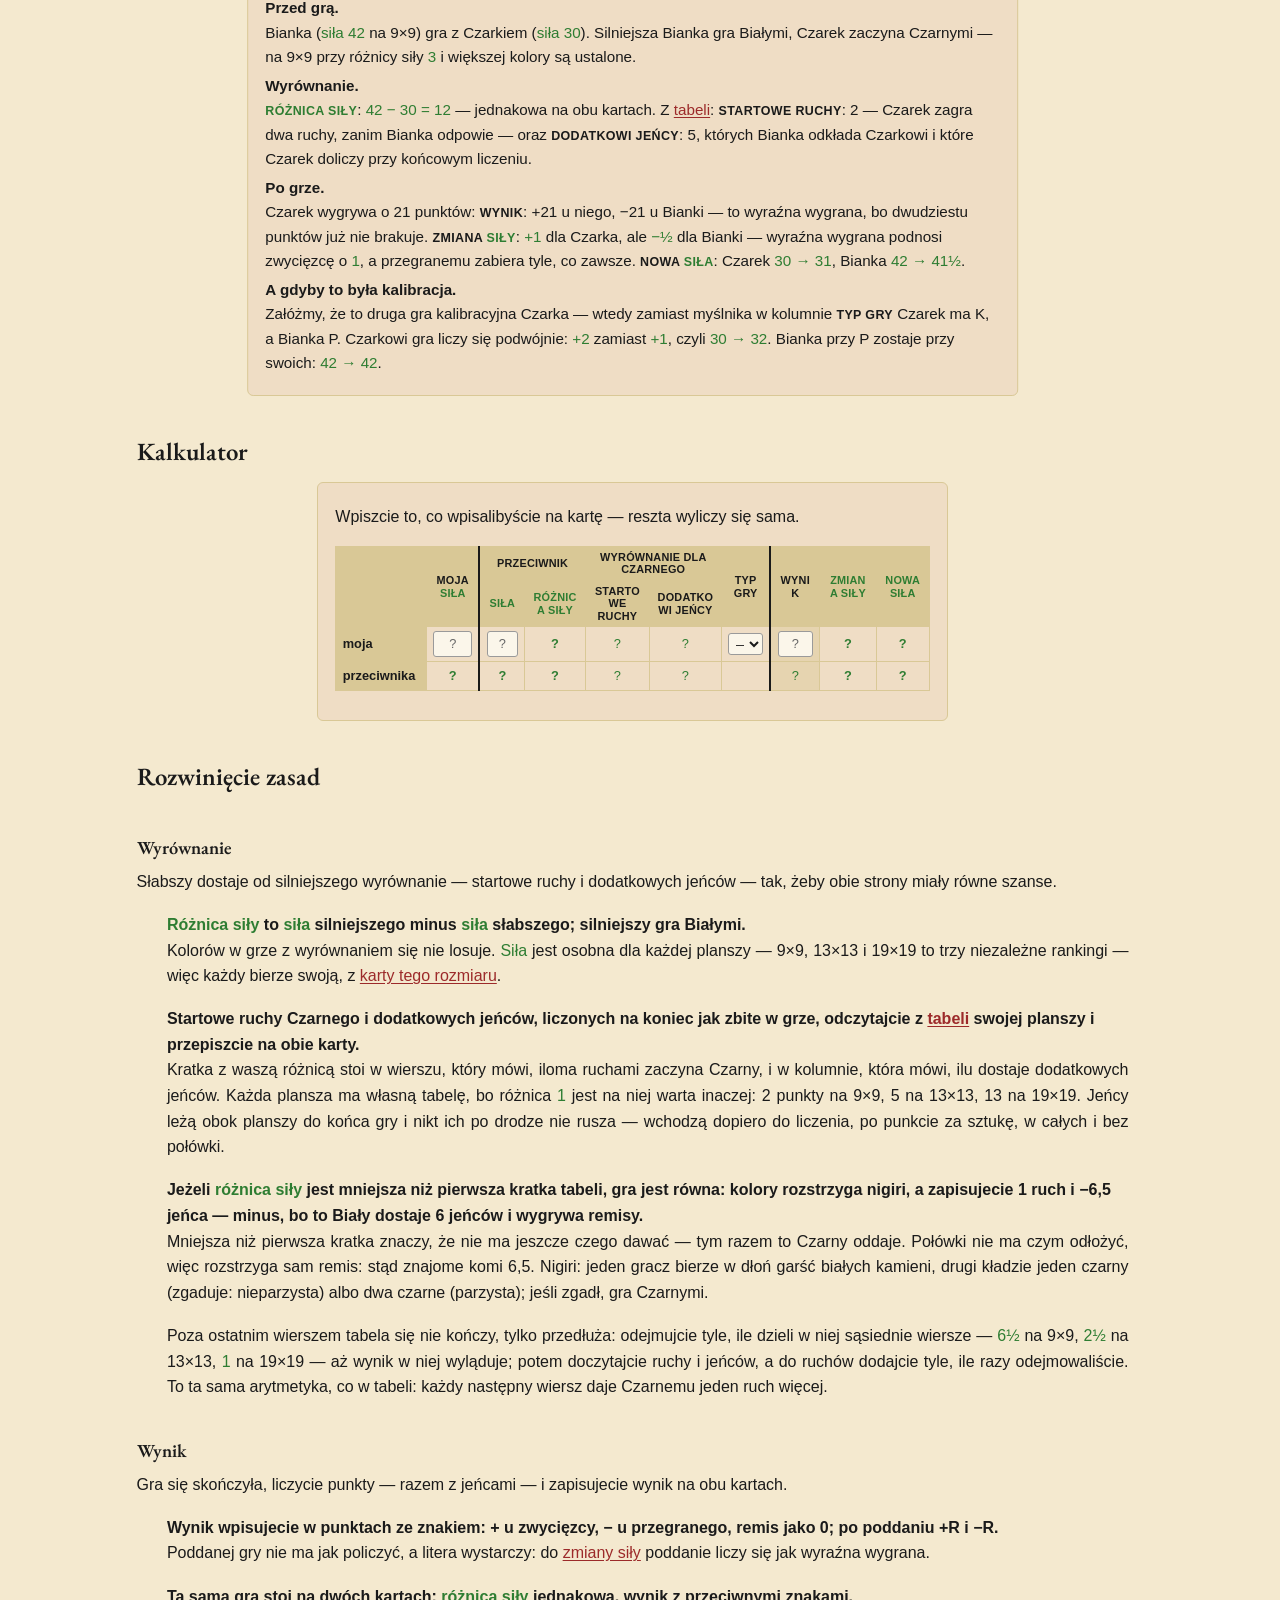
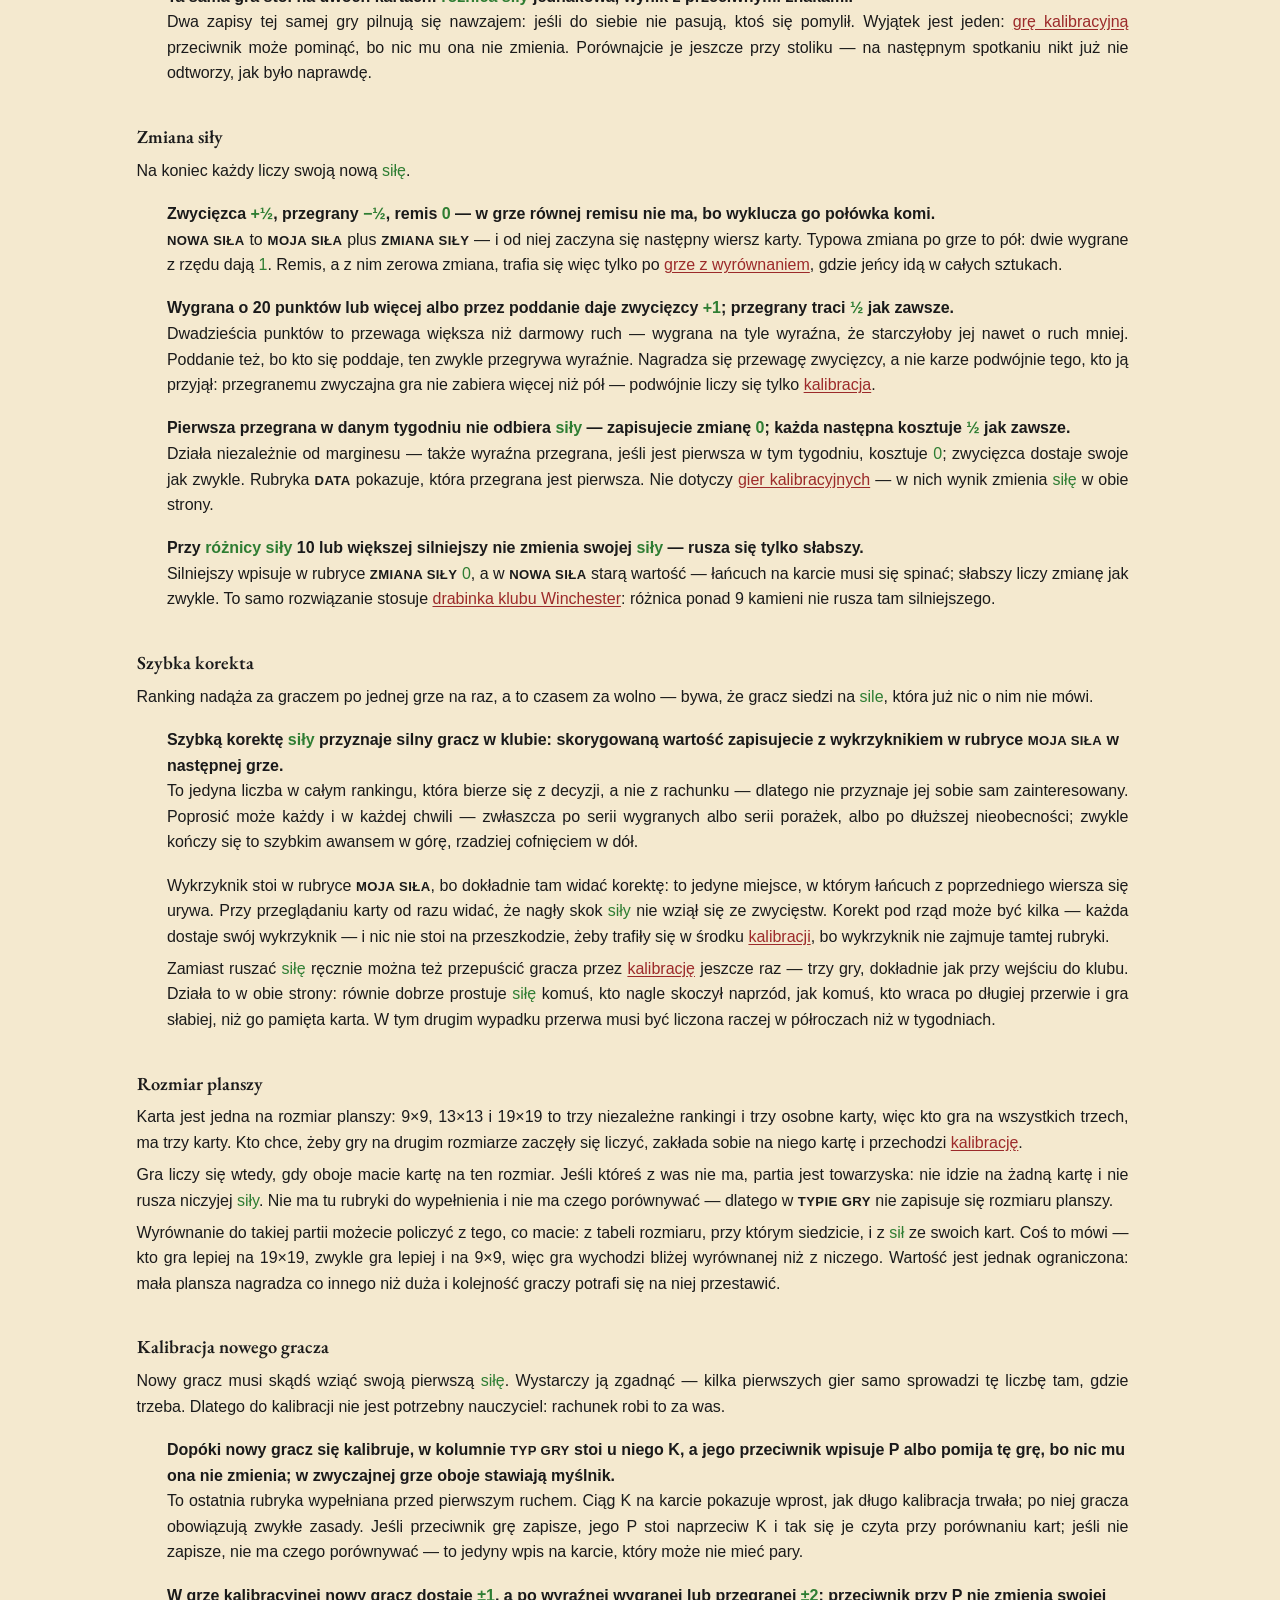
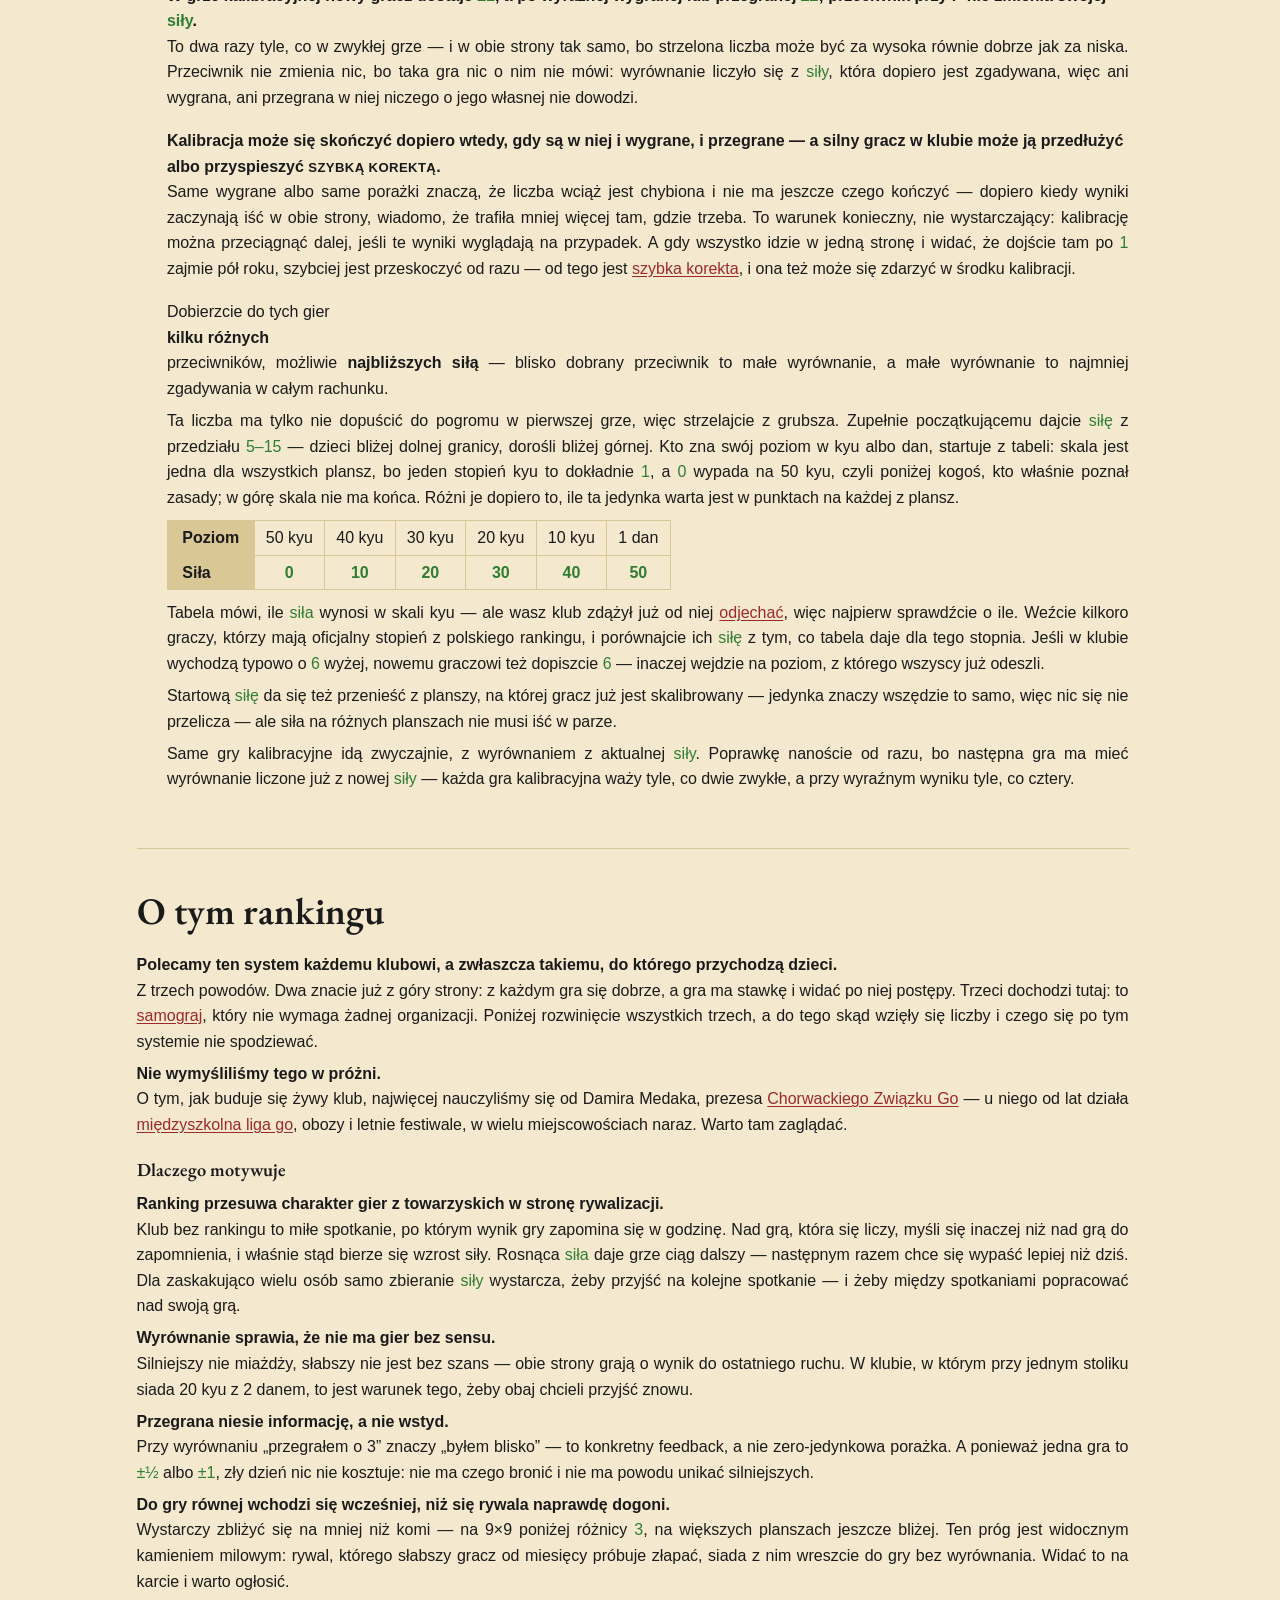
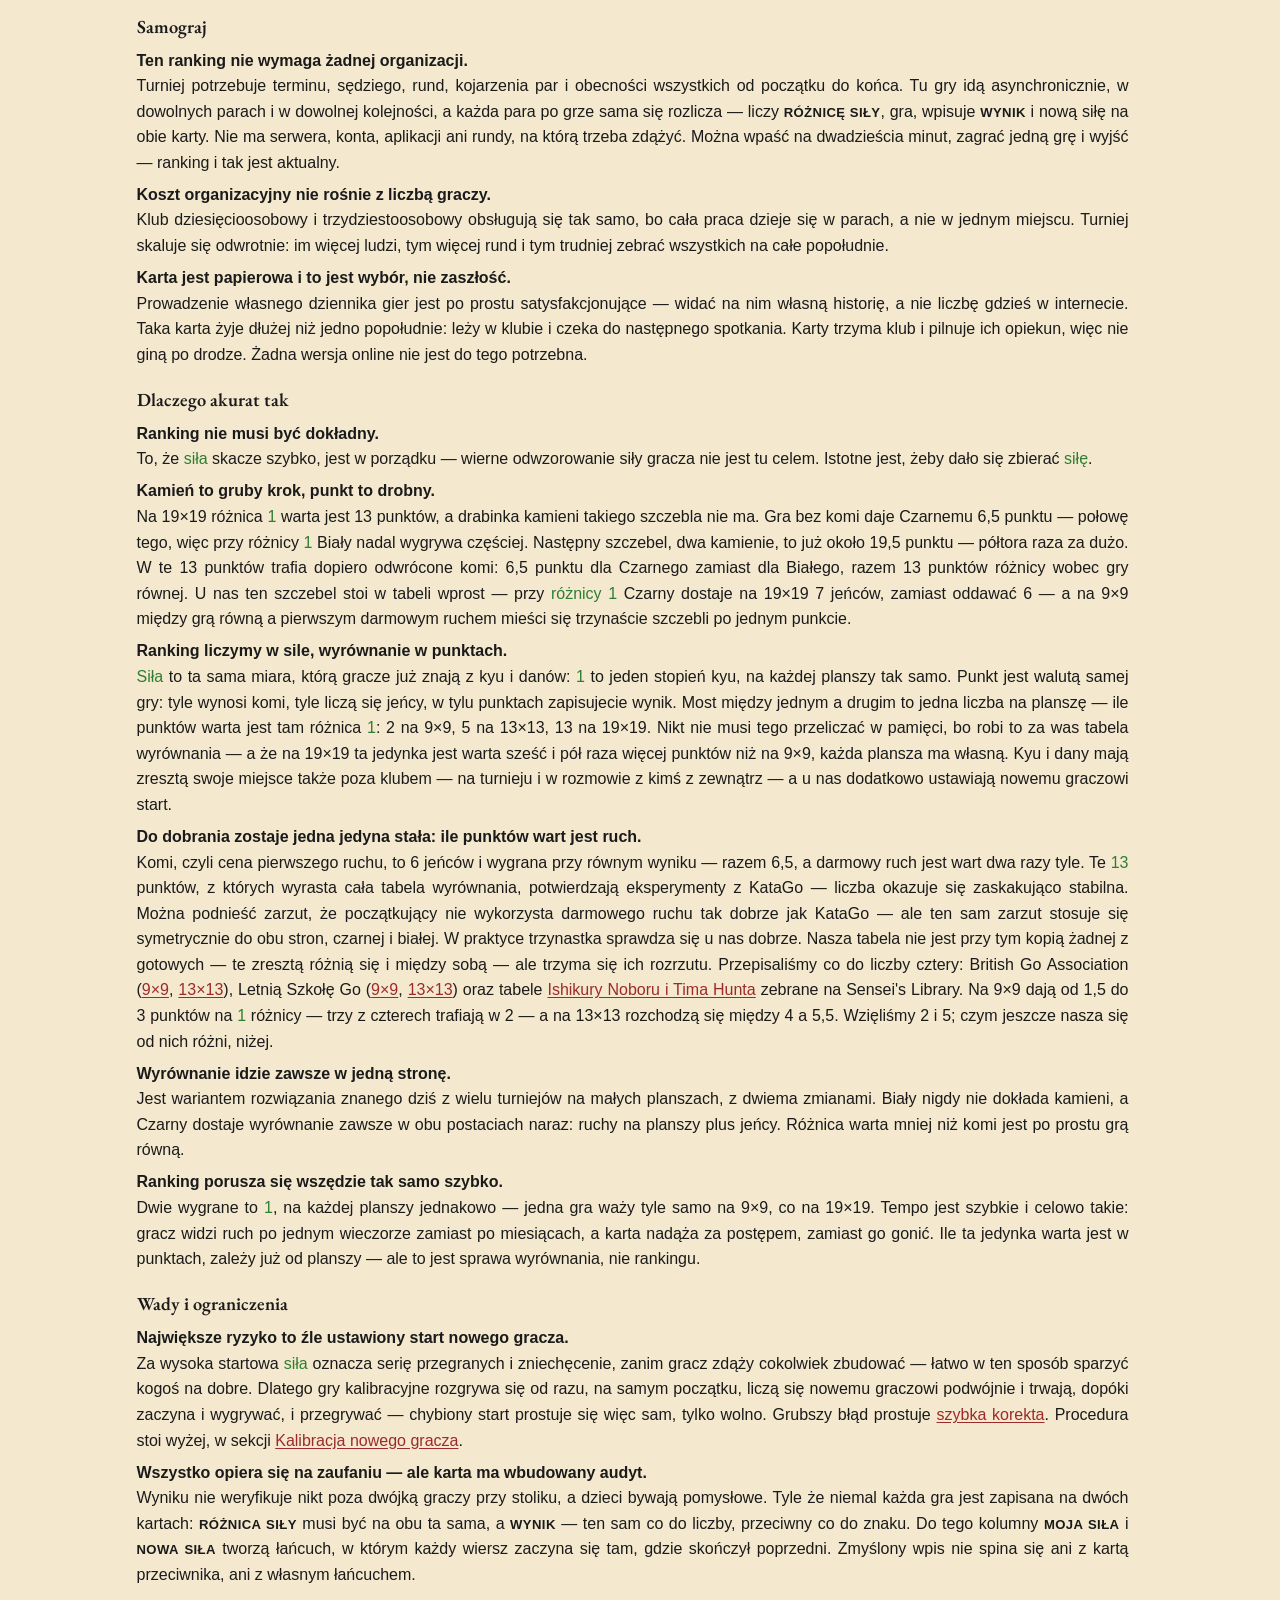
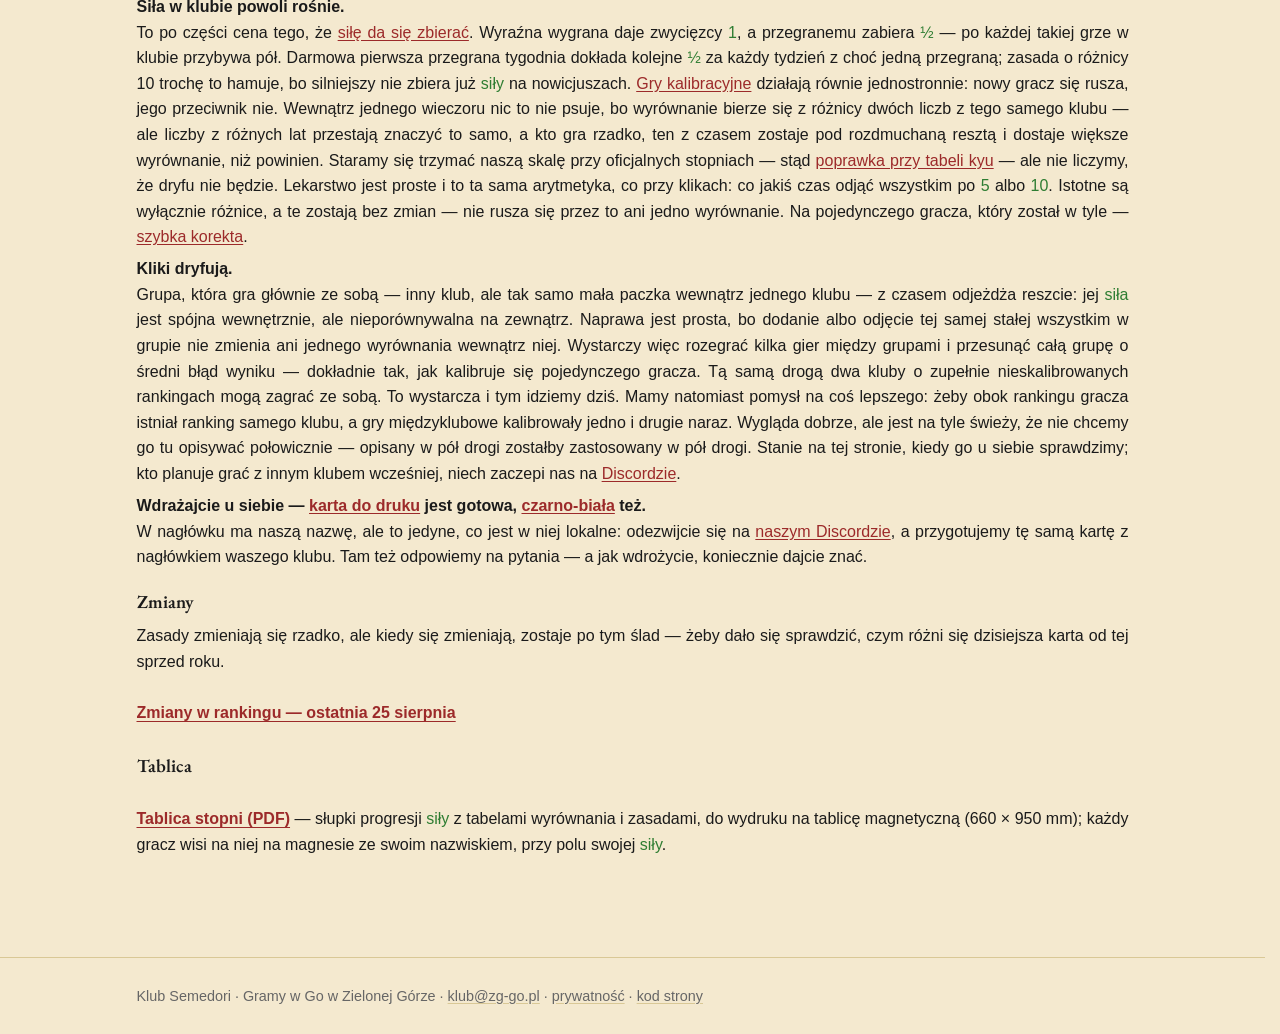
<file: ranking-karta.html>
<!doctype html>
<html lang="pl">
<head>
  <meta charset="utf-8">
  <meta name="viewport" content="width=device-width, initial-scale=1">
  <link rel="icon" type="image/svg+xml" href="img/logo.svg">
  <title>Ranking na kartach gracza — Semedori</title>
  <meta name="description" content="Zasady rozgrywek klubowych: siła gracza i wyrównanie — dodatkowe ruchy i jeńcy. Dlaczego ten ranking działa i jak wdrożyć go u siebie w klubie.">
  <link rel="canonical" href="https://zg-go.pl/ranking-karta">
  <meta property="og:title" content="Ranking na kartach gracza — Semedori">
  <meta property="og:description" content="Zasady rozgrywek klubowych: siła gracza i wyrównanie — dodatkowe ruchy i jeńcy. Dlaczego ten ranking działa i jak wdrożyć go u siebie w klubie.">
  <meta property="og:type" content="article">
  <meta property="og:url" content="https://zg-go.pl/ranking">
  <meta property="og:image" content="https://zg-go.pl/og-karty.png">
  <meta property="og:image:width" content="1200">
  <meta property="og:image:height" content="630">
  <meta property="og:locale" content="pl_PL">

  <link rel="preconnect" href="https://fonts.googleapis.com">
  <link rel="preconnect" href="https://fonts.gstatic.com" crossorigin>
  <link href="https://fonts.googleapis.com/css2?family=EB+Garamond:ital,wght@0,500;0,600;1,500&display=swap" rel="stylesheet">

  <link rel="stylesheet" href="style.css?v=e923f7c7">
</head>
<body>
  <div class="page">

    <div class="banner">
      <img src="img/grapes.webp" width="2048" height="678" alt="" loading="eager">
    </div>

    <header class="hero-band">
      <span class="hero-logo" aria-hidden="true"></span>
      <h1 class="site-title">Ranking Semedori</h1>
      <p class="site-tagline">Gramy w Go w Zielonej Górze</p>
      <nav class="hb-menu">
        <a href="/">Klub Semedori</a>
        <a href="ranking" class="active">Ranking Semedori</a>
        <a href="hikaru-no-go">Hikaru no Go</a>
      </nav>
    </header>

    <main class="content zdania">

      <p class="archiwum">To archiwalna wersja rankingu, prowadzona na kartach gracza.
      Klub prowadzi dziś ranking na tablicy — aktualne zasady stoją na stronie
      <a href="ranking">Ranking Semedori</a>.</p>

      <!-- ZASADY: zdania w bloku "Zasady" i pogrubione naglowki w podsekcjach
           Wyrownanie / Wynik / Zmiana siły / Kalibracja pochodza z tools/zasady.py i musza
           sie z nim zgadzac co do slowa — pilnuje tego tools/test_zasady.py (pre-commit).
           Ta sama lista stoi w tescie jako ROZDZIALY_ZASAD: rozbicie rozdzialu na dwa
           albo przeniesienie zasady miedzy nimi wymaga poprawki w obu miejscach.
           Zmiana zasady: najpierw zasady.py, potem tu i `make`.
           INWARIANT recznie sprawdzany: nazwy kolumn karty (tools/karta_pdf.py: FIELDS,
           COLUMNS) przywoluj w <span class="kol">...</span> dokladnie tak, jak brzmia. -->

      <p>Ranking Semedori przypisuje każdemu graczowi jedną liczbę — jego <span class="sila">siłę</span>, czyli miarę tego, jak dobrze aktualnie gra.
      Używanie rankingu do wszystkich gier klubowych ma dwie zalety:</p>

      <p class="zaleta"><strong>1. Dobra gra z każdym.</strong>
      Nie trzeba szukać przeciwnika na swoim poziomie — pary tworzą się same, siadacie z kim akurat wypadnie i gra jest ciekawa dla obu stron.
      Techniką, która to zapewnia, jest <a href="#wyrownanie">wyrównanie</a>: obie strony mają równe szanse, niezależnie od różnicy poziomów.</p>

      <p class="zaleta"><strong>2. Stawka i postępy.</strong>
      Po każdej grze <span class="sila">siła</span> się zmienia.
      To motywuje: gra przestaje być tylko towarzyska i zaczyna się liczyć, a właśnie stąd bierze się wzrost siły.
      <span class="sila">Siła</span> nadąża za formą gracza i widać na karcie, że klubowicz idzie do przodu.
      Więcej o tym w <a href="#dlaczego">dolnej części strony</a>.</p>

      <p class="karta-link" id="karta"><a href="karta.pdf">Karta gracza (PDF)</a> · <a href="karta-cb.pdf">czarno-biała</a> — dziennik gier, który gracze wypełniają sami po każdej grze; do wydruku na A4.</p>

      <!-- Spis stoi nad zasadami, bo zasady sa dluzsze niz jeden ekran i bez
           niego czytelnik nie wie, ze pod nimi jest jeszcze pol strony. Dlatego
           tez wymienia sam blok zasad jako pierwsza pozycje: spis oddaje cala
           strone, a nie tylko to, co za zasadami. -->
      <nav class="spis">
        <p class="spis-label">Na tej stronie</p>
        <ul class="links">
          <li><a href="#zasady">Zasady</a></li>
          <li><a href="#przykladowa-gra">Przykładowa gra</a></li>
          <li><a href="#kalkulator">Kalkulator</a></li>
          <li><a href="#rozwiniecie">Rozwinięcie zasad</a>
            <ul>
              <li><a href="#wyrownanie">Wyrównanie</a></li>
              <li><a href="#wynik">Wynik</a></li>
              <li><a href="#zmiana-sily">Zmiana siły</a></li>
              <li><a href="#korekta">Szybka korekta</a></li>
              <li><a href="#rozmiar-planszy">Rozmiar planszy</a></li>
              <li><a href="#kalibracja">Kalibracja nowego gracza</a></li>
            </ul>
          </li>
          <li><a href="#o-rankingu">O tym rankingu</a>
            <ul>
              <li><a href="#dlaczego">Dlaczego motywuje</a></li>
              <li><a href="#samograj">Samograj</a></li>
              <li><a href="#dlaczego-tak">Dlaczego akurat tak</a></li>
              <li><a href="#wady">Wady i ograniczenia</a></li>
              <li><a href="#zmiany">Zmiany</a></li>
            </ul>
          </li>
        </ul>
      </nav>

      <section id="zasady">
        <h2>Zasady</h2>
        <p>To jest całość — te same zdania stoją na dole <a href="karta.pdf">karty gracza</a>.
        Każdą zasadę można kliknąć — niżej jest rozwinięta, ze szczegółami dla tych, którzy czytają pierwszy raz albo mają wątpliwość.</p>

        <div class="zasady-blok">
          <h3><a href="#wyrownanie">Wyrównanie</a></h3>
          <ul class="zasady">
            <li><a href="#zasada-1"><span class="sila">Różnica siły</span> to <span class="sila">siła</span> silniejszego minus <span class="sila">siła</span> słabszego; silniejszy gra Białymi.</a></li>
            <li><a href="#zasada-2">Startowe ruchy Czarnego i dodatkowych jeńców, liczonych na koniec jak zbite w grze, odczytajcie z tabeli swojej planszy i przepiszcie na obie karty.</a></li>
            <li><a href="#zasada-3">Jeżeli <span class="sila">różnica siły</span> jest mniejsza niż pierwsza kratka tabeli, gra jest równa: kolory rozstrzyga nigiri, a zapisujecie 1 ruch i −6,5 jeńca — minus, bo to Biały dostaje 6 jeńców i wygrywa remisy.</a></li>
          </ul>

          <div class="tabele">
          <table class="sila komp" id="wyrownanie-19x19">
          <colgroup><col span="2"><col class="brzeg"></colgroup>
          <tr><th class="plansza" colspan="2"><span>19x19</span></th><th class="rog komp-ruchy">↓ ruchy</th></tr>
          <tr><td><span class="ca">1</span><span class="pol"><span>1</span><span>2</span></span></td><td><span class="ca">2</span><span class="pol"></span></td><th class="komp-ruchy" scope="row">2</th></tr>
          <tr><td><span class="ca">2</span><span class="pol"><span>1</span><span>2</span></span></td><td><span class="ca">3</span><span class="pol"></span></td><th class="komp-ruchy" scope="row">3</th></tr>
          <tr><td><span class="ca">3</span><span class="pol"><span>1</span><span>2</span></span></td><td><span class="ca">4</span><span class="pol"></span></td><th class="komp-ruchy" scope="row">4</th></tr>
          <tr><td><span class="ca">4</span><span class="pol"><span>1</span><span>2</span></span></td><td><span class="ca">5</span><span class="pol"></span></td><th class="komp-ruchy" scope="row">5</th></tr>
          <tr><td><span class="ca">5</span><span class="pol"><span>1</span><span>2</span></span></td><td><span class="ca">6</span><span class="pol"></span></td><th class="komp-ruchy" scope="row">6</th></tr>
          <tr><td><span class="ca">6</span><span class="pol"><span>1</span><span>2</span></span></td><td><span class="ca">7</span><span class="pol"></span></td><th class="komp-ruchy" scope="row">7</th></tr>
          <tr><td><span class="ca">7</span><span class="pol"><span>1</span><span>2</span></span></td><td><span class="ca">8</span><span class="pol"></span></td><th class="komp-ruchy" scope="row">8</th></tr>
          <tr><th class="komp-jency" scope="col">0</th><th class="komp-jency" scope="col">7</th><th class="rog komp-jency">← jeńcy</th></tr>
          </table>
          <table class="sila komp" id="wyrownanie-13x13">
          <colgroup><col span="5"><col class="brzeg"></colgroup>
          <tr><th class="plansza" colspan="5"><span>13x13</span></th><th class="rog komp-ruchy">↓ ruchy</th></tr>
          <tr><td><span class="ca">1</span><span class="pol"><span>1</span><span>2</span></span></td><td><span class="ca">2</span><span class="pol"></span></td><td><span class="ca">2</span><span class="pol"><span>1</span><span>2</span></span></td><td><span class="ca">3</span><span class="pol"></span></td><td><span class="ca">3</span><span class="pol"><span>1</span><span>2</span></span></td><th class="komp-ruchy" scope="row">1</th></tr>
          <tr><td><span class="ca">4</span><span class="pol"></span></td><td><span class="ca">4</span><span class="pol"><span>1</span><span>2</span></span></td><td><span class="ca">5</span><span class="pol"></span></td><td><span class="ca">5</span><span class="pol"><span>1</span><span>2</span></span></td><td><span class="ca">6</span><span class="pol"></span></td><th class="komp-ruchy" scope="row">2</th></tr>
          <tr><td><span class="ca">6</span><span class="pol"><span>1</span><span>2</span></span></td><td><span class="ca">7</span><span class="pol"></span></td><td><span class="ca">7</span><span class="pol"><span>1</span><span>2</span></span></td><td><span class="ca">8</span><span class="pol"></span></td><td><span class="ca">8</span><span class="pol"><span>1</span><span>2</span></span></td><th class="komp-ruchy" scope="row">3</th></tr>
          <tr><td><span class="ca">9</span><span class="pol"></span></td><td><span class="ca">9</span><span class="pol"><span>1</span><span>2</span></span></td><td><span class="ca">10</span><span class="pol"></span></td><td><span class="ca">10</span><span class="pol"><span>1</span><span>2</span></span></td><td><span class="ca">11</span><span class="pol"></span></td><th class="komp-ruchy" scope="row">4</th></tr>
          <tr><td><span class="ca">11</span><span class="pol"><span>1</span><span>2</span></span></td><td><span class="ca">12</span><span class="pol"></span></td><td><span class="ca">12</span><span class="pol"><span>1</span><span>2</span></span></td><td><span class="ca">13</span><span class="pol"></span></td><td><span class="ca">13</span><span class="pol"><span>1</span><span>2</span></span></td><th class="komp-ruchy" scope="row">5</th></tr>
          <tr><td><span class="ca">14</span><span class="pol"></span></td><td><span class="ca">14</span><span class="pol"><span>1</span><span>2</span></span></td><td><span class="ca">15</span><span class="pol"></span></td><td><span class="ca">15</span><span class="pol"><span>1</span><span>2</span></span></td><td><span class="ca">16</span><span class="pol"></span></td><th class="komp-ruchy" scope="row">6</th></tr>
          <tr><td><span class="ca">16</span><span class="pol"><span>1</span><span>2</span></span></td><td><span class="ca">17</span><span class="pol"></span></td><td><span class="ca">17</span><span class="pol"><span>1</span><span>2</span></span></td><td><span class="ca">18</span><span class="pol"></span></td><td><span class="ca">18</span><span class="pol"><span>1</span><span>2</span></span></td><th class="komp-ruchy" scope="row">7</th></tr>
          <tr><th class="komp-jency" scope="col">0</th><th class="komp-jency" scope="col">3</th><th class="komp-jency" scope="col">5</th><th class="komp-jency" scope="col">8</th><th class="komp-jency" scope="col">10</th><th class="rog komp-jency">← jeńcy</th></tr>
          </table>
          <table class="sila komp" id="wyrownanie-9x9">
          <colgroup><col span="13"><col class="brzeg"></colgroup>
          <tr><th class="plansza" colspan="13"><span>9x9</span></th><th class="rog komp-ruchy">↓ ruchy</th></tr>
          <tr><td><span class="ca">3</span><span class="pol"></span></td><td><span class="ca">3</span><span class="pol"><span>1</span><span>2</span></span></td><td><span class="ca">4</span><span class="pol"></span></td><td><span class="ca">4</span><span class="pol"><span>1</span><span>2</span></span></td><td><span class="ca">5</span><span class="pol"></span></td><td><span class="ca">5</span><span class="pol"><span>1</span><span>2</span></span></td><td><span class="ca">6</span><span class="pol"></span></td><td><span class="ca">6</span><span class="pol"><span>1</span><span>2</span></span></td><td><span class="ca">7</span><span class="pol"></span></td><td><span class="ca">7</span><span class="pol"><span>1</span><span>2</span></span></td><td><span class="ca">8</span><span class="pol"></span></td><td><span class="ca">8</span><span class="pol"><span>1</span><span>2</span></span></td><td><span class="ca">9</span><span class="pol"></span></td><th class="komp-ruchy" scope="row">1</th></tr>
          <tr><td><span class="ca">9</span><span class="pol"><span>1</span><span>2</span></span></td><td><span class="ca">10</span><span class="pol"></span></td><td><span class="ca">10</span><span class="pol"><span>1</span><span>2</span></span></td><td><span class="ca">11</span><span class="pol"></span></td><td><span class="ca">11</span><span class="pol"><span>1</span><span>2</span></span></td><td><span class="ca">12</span><span class="pol"></span></td><td><span class="ca">12</span><span class="pol"><span>1</span><span>2</span></span></td><td><span class="ca">13</span><span class="pol"></span></td><td><span class="ca">13</span><span class="pol"><span>1</span><span>2</span></span></td><td><span class="ca">14</span><span class="pol"></span></td><td><span class="ca">14</span><span class="pol"><span>1</span><span>2</span></span></td><td><span class="ca">15</span><span class="pol"></span></td><td><span class="ca">15</span><span class="pol"><span>1</span><span>2</span></span></td><th class="komp-ruchy" scope="row">2</th></tr>
          <tr><td><span class="ca">16</span><span class="pol"></span></td><td><span class="ca">16</span><span class="pol"><span>1</span><span>2</span></span></td><td><span class="ca">17</span><span class="pol"></span></td><td><span class="ca">17</span><span class="pol"><span>1</span><span>2</span></span></td><td><span class="ca">18</span><span class="pol"></span></td><td><span class="ca">18</span><span class="pol"><span>1</span><span>2</span></span></td><td><span class="ca">19</span><span class="pol"></span></td><td><span class="ca">19</span><span class="pol"><span>1</span><span>2</span></span></td><td><span class="ca">20</span><span class="pol"></span></td><td><span class="ca">20</span><span class="pol"><span>1</span><span>2</span></span></td><td><span class="ca">21</span><span class="pol"></span></td><td><span class="ca">21</span><span class="pol"><span>1</span><span>2</span></span></td><td><span class="ca">22</span><span class="pol"></span></td><th class="komp-ruchy" scope="row">3</th></tr>
          <tr><td><span class="ca">22</span><span class="pol"><span>1</span><span>2</span></span></td><td><span class="ca">23</span><span class="pol"></span></td><td><span class="ca">23</span><span class="pol"><span>1</span><span>2</span></span></td><td><span class="ca">24</span><span class="pol"></span></td><td><span class="ca">24</span><span class="pol"><span>1</span><span>2</span></span></td><td><span class="ca">25</span><span class="pol"></span></td><td><span class="ca">25</span><span class="pol"><span>1</span><span>2</span></span></td><td><span class="ca">26</span><span class="pol"></span></td><td><span class="ca">26</span><span class="pol"><span>1</span><span>2</span></span></td><td><span class="ca">27</span><span class="pol"></span></td><td><span class="ca">27</span><span class="pol"><span>1</span><span>2</span></span></td><td><span class="ca">28</span><span class="pol"></span></td><td><span class="ca">28</span><span class="pol"><span>1</span><span>2</span></span></td><th class="komp-ruchy" scope="row">4</th></tr>
          <tr><td><span class="ca">29</span><span class="pol"></span></td><td><span class="ca">29</span><span class="pol"><span>1</span><span>2</span></span></td><td><span class="ca">30</span><span class="pol"></span></td><td><span class="ca">30</span><span class="pol"><span>1</span><span>2</span></span></td><td><span class="ca">31</span><span class="pol"></span></td><td><span class="ca">31</span><span class="pol"><span>1</span><span>2</span></span></td><td><span class="ca">32</span><span class="pol"></span></td><td><span class="ca">32</span><span class="pol"><span>1</span><span>2</span></span></td><td><span class="ca">33</span><span class="pol"></span></td><td><span class="ca">33</span><span class="pol"><span>1</span><span>2</span></span></td><td><span class="ca">34</span><span class="pol"></span></td><td><span class="ca">34</span><span class="pol"><span>1</span><span>2</span></span></td><td><span class="ca">35</span><span class="pol"></span></td><th class="komp-ruchy" scope="row">5</th></tr>
          <tr><th class="komp-jency" scope="col">0</th><th class="komp-jency" scope="col">1</th><th class="komp-jency" scope="col">2</th><th class="komp-jency" scope="col">3</th><th class="komp-jency" scope="col">4</th><th class="komp-jency" scope="col">5</th><th class="komp-jency" scope="col">6</th><th class="komp-jency" scope="col">7</th><th class="komp-jency" scope="col">8</th><th class="komp-jency" scope="col">9</th><th class="komp-jency" scope="col">10</th><th class="komp-jency" scope="col">11</th><th class="komp-jency" scope="col">12</th><th class="rog komp-jency">← jeńcy</th></tr>
          </table>
          </div>

          <h3><a href="#wynik">Wynik</a></h3>
          <ul class="zasady">
            <li><a href="#zasada-4">Wynik wpisujecie w punktach ze znakiem: + u zwycięzcy, − u przegranego, remis jako 0; po poddaniu <span class="razem">+R i −R</span>.</a></li>
            <li><a href="#zasada-5">Ta sama gra stoi na dwóch kartach: <span class="sila">różnica siły</span> jednakowa, wynik z przeciwnymi znakami.</a></li>
          </ul>

          <h3><a href="#zmiana-sily">Zmiana siły</a></h3>
          <ul class="zasady">
            <li><a href="#zasada-6">Zwycięzca <span class="sila">+½</span>, przegrany <span class="sila">−½</span>, remis <span class="sila">0</span> — w grze równej remisu nie ma, bo wyklucza go połówka komi.</a></li>
            <li><a href="#zasada-7">Wygrana o 20 punktów lub więcej albo przez poddanie daje zwycięzcy <span class="sila">+1</span>; przegrany traci <span class="sila">½</span> jak zawsze.</a></li>
            <li><a href="#zasada-8">Pierwsza przegrana w danym tygodniu nie odbiera <span class="sila">siły</span> — zapisujecie zmianę <span class="sila">0</span>; każda następna kosztuje <span class="sila">½</span> jak zawsze.</a></li>
            <li><a href="#zasada-9">Przy <span class="sila">różnicy siły</span> 10 lub większej silniejszy nie zmienia swojej <span class="sila">siły</span> — rusza się tylko słabszy.</a></li>
            <li><a href="#zasada-10">Szybką korektę <span class="sila">siły</span> przyznaje silny gracz w klubie: skorygowaną wartość zapisujecie z wykrzyknikiem w rubryce <span class="kol">moja siła</span> w następnej grze.</a></li>
          </ul>

          <h3><a href="#kalibracja">Typ gry</a></h3>
          <ul class="zasady">
            <li><a href="#zasada-11">Dopóki nowy gracz się kalibruje, w kolumnie <span class="kol">typ gry</span> stoi u niego K, a jego przeciwnik wpisuje P albo pomija tę grę, bo nic mu ona nie zmienia; w zwyczajnej grze oboje stawiają myślnik.</a></li>
            <li><a href="#zasada-12">W grze kalibracyjnej nowy gracz dostaje <span class="sila">±1</span>, a po wyraźnej wygranej lub przegranej <span class="sila">±2</span>; przeciwnik przy P nie zmienia swojej <span class="sila">siły</span>.</a></li>
            <li><a href="#zasada-13">Kalibracja może się skończyć dopiero wtedy, gdy są w niej i wygrane, i przegrane — a silny gracz w klubie może ją przedłużyć albo przyspieszyć <span class="kol">szybką korektą</span>.</a></li>
          </ul>

          <table class="sila typy">
            <tr><th>Wpis</th><th>Kiedy</th><th>Zmiana siły</th></tr>
            <tr><td>—</td><td>zwyczajna gra</td><td>jak zwykle</td></tr>
            <tr><td>K</td><td>gra nowego gracza, dopóki się kalibruje</td><td><span class="sila">±1</span>, po wyraźnym wyniku <span class="sila">±2</span></td></tr>
            <tr><td>P</td><td>jego przeciwnik w tej grze — może ją też pominąć</td><td>bez zmian</td></tr>
          </table>
        </div>
      </section>

      <section id="przykladowa-gra">
      <h2>Przykładowa gra</h2>
      <div class="przyklad">
        <p>Tak Czarek i Bianka zapisali swoją grę na <a href="karta.pdf">kartach graczy</a>:</p>
        <img class="wycinek" src="karta-wycinek-czarek.svg" alt="Karta gracza Czarka z wpisaną przykładową grą">
        <img class="wycinek" src="karta-wycinek-bianka.svg" alt="Karta gracza Bianki z wpisaną przykładową grą">
        <p><strong>Przed grą.</strong>
        Bianka (<span class="sila">siła 42</span> na 9×9) gra z Czarkiem (<span class="sila">siła 30</span>).
        Silniejsza Bianka gra Białymi, Czarek zaczyna Czarnymi — na 9×9 przy różnicy siły <span class="sila">3</span> i większej kolory są ustalone.</p>
        <p><strong>Wyrównanie.</strong>
        <span class="kol"><span class="sila">różnica siły</span></span>: <span class="sila">42 − 30 = 12</span> — jednakowa na obu kartach.
        Z <a href="#wyrownanie-9x9">tabeli</a>: <span class="kol">startowe ruchy</span>: 2 — Czarek zagra dwa ruchy, zanim Bianka odpowie —
        oraz <span class="kol">dodatkowi jeńcy</span>: 5, których Bianka odkłada Czarkowi i które Czarek doliczy przy końcowym liczeniu.</p>
        <p><strong>Po grze.</strong>
        Czarek wygrywa o 21 punktów: <span class="kol">wynik</span>: +21 u niego, −21 u Bianki — to wyraźna wygrana, bo dwudziestu punktów już nie brakuje.
        <span class="kol">Zmiana <span class="sila">siły</span></span>: <span class="sila">+1</span> dla Czarka, ale <span class="sila">−½</span> dla Bianki — wyraźna wygrana podnosi zwycięzcę o <span class="sila">1</span>, a przegranemu zabiera tyle, co zawsze.
        <span class="kol">Nowa <span class="sila">siła</span></span>: Czarek <span class="sila">30 → 31</span>, Bianka <span class="sila">42 → 41½</span>.</p>
        <p><strong>A gdyby to była kalibracja.</strong>
        Załóżmy, że to druga gra kalibracyjna Czarka — wtedy zamiast myślnika w kolumnie <span class="kol">typ gry</span> Czarek ma K, a Bianka P.
        Czarkowi gra liczy się podwójnie: <span class="sila">+2</span> zamiast <span class="sila">+1</span>, czyli <span class="sila">30 → 32</span>.
        Bianka przy P zostaje przy swoich: <span class="sila">42 → 42</span>.</p>
      </div>
      </section>

      <!-- Kalkulator liczy wyrownanie i zmiane sily dla 9x9; nie zna gry poza
           glownym rozmiarem, bo nie ma w nim wyboru planszy. Kod w wyrownanie.js, testy
           w tools/test_kalkulator.mjs porownuja go z tabela na tej stronie.
           Startuje ukryty i odslania sie z JS-u: bez skryptow zostaja zasady
           i tabela, ktore i tak sa zrodlem. -->
      <section id="kalkulator" class="kalkulator" hidden>
        <h2>Kalkulator</h2>
        <div class="kalk-ramka">
          <p>Wpiszcie to, co wpisalibyście na kartę — reszta wyliczy się sama.</p>

          <div class="kalk-przewijak">
            <table class="sila kalk-karta">
              <colgroup>
                <col><col><col><col><col><col><col><col><col><col>
              </colgroup>
              <tr>
                <th rowspan="2"></th>
                <th rowspan="2">moja <span class="sila">siła</span></th>
                <th colspan="2" class="kalk-sekcja">przeciwnik</th>
                <th colspan="2">wyrównanie dla Czarnego</th>
                <th rowspan="2">typ gry</th>
                <th rowspan="2" class="kalk-sekcja kalk-wynik-kol">wynik</th>
                <th rowspan="2"><span class="sila">zmiana siły</span></th>
                <th rowspan="2"><span class="sila">nowa siła</span></th>
              </tr>
              <tr>
                <th class="kalk-sekcja"><span class="sila">siła</span></th>
                <th><span class="sila">różnica siły</span></th>
                <th>startowe ruchy</th>
                <th>dodatkowi jeńcy</th>
              </tr>
              <tr>
                <th scope="row">moja</th>
                <td><input id="k-moje" type="number" step="0.5" inputmode="decimal" placeholder="?"></td>
                <td class="kalk-sekcja"><input id="k-jego" type="number" step="0.5" inputmode="decimal" placeholder="?"></td>
                <td class="sila" id="k-roznica"></td>
                <td id="k-ruchy"></td>
                <td id="k-jency"></td>
                <td>
                  <select id="k-kalibracja">
                    <option value="">—</option>
                    <option value="ja">K — kalibruję się ja</option>
                    <option value="on">P — kalibruje się przeciwnik</option>
                  </select>
                </td>
                <td class="kalk-sekcja kalk-wynik-kol"><input id="k-wynik" type="text" placeholder="?"></td>
                <td class="sila" id="k-zmiana"></td>
                <td class="sila" id="k-nowe"></td>
              </tr>
              <tr>
                <th scope="row">przeciwnika</th>
                <td class="sila" id="k-o-moje"></td>
                <td class="sila kalk-sekcja" id="k-o-jego"></td>
                <td class="sila" id="k-o-roznica"></td>
                <td id="k-o-ruchy"></td>
                <td id="k-o-jency"></td>
                <td id="k-o-kalibracja"></td>
                <td class="kalk-sekcja kalk-wynik-kol" id="k-o-wynik"></td>
                <td class="sila" id="k-o-zmiana"></td>
                <td class="sila" id="k-o-nowe"></td>
              </tr>
            </table>
          </div>

          <p id="k-kolory" class="kalk-podsumowanie"></p>
          <ul id="k-uwagi" class="kalk-uwagi"></ul>
        </div>
      </section>

      <section id="rozwiniecie">
        <h2>Rozwinięcie zasad</h2>

        <section id="wyrownanie">
          <h3>Wyrównanie</h3>
          <p>Słabszy dostaje od silniejszego wyrównanie — startowe ruchy i dodatkowych jeńców — tak, żeby obie strony miały równe szanse.</p>

          <p class="zasada" id="zasada-1"><strong><span class="sila">Różnica siły</span> to <span class="sila">siła</span> silniejszego minus <span class="sila">siła</span> słabszego; silniejszy gra Białymi.</strong>
          Kolorów w grze z wyrównaniem się nie losuje.
          <span class="sila">Siła</span> jest osobna dla każdej planszy — 9×9, 13×13 i 19×19 to trzy niezależne rankingi — więc każdy bierze swoją, z <a href="#rozmiar-planszy">karty tego rozmiaru</a>.</p>

          <p class="zasada" id="zasada-2"><strong>Startowe ruchy Czarnego i dodatkowych jeńców, liczonych na koniec jak zbite w grze, odczytajcie z <a href="#wyrownanie-9x9">tabeli</a> swojej planszy i przepiszcie na obie karty.</strong>
          Kratka z waszą różnicą stoi w wierszu, który mówi, iloma ruchami zaczyna Czarny, i w kolumnie, która mówi, ilu dostaje dodatkowych jeńców.
          Każda plansza ma własną tabelę, bo różnica <span class="sila">1</span> jest na niej warta inaczej: 2 punkty na 9×9, 5 na 13×13, 13 na 19×19.
          Jeńcy leżą obok planszy do końca gry i nikt ich po drodze nie rusza — wchodzą dopiero do liczenia, po punkcie za sztukę, w całych i bez połówki.</p>

          <p class="zasada" id="zasada-3"><strong>Jeżeli <span class="sila">różnica siły</span> jest mniejsza niż pierwsza kratka tabeli, gra jest równa: kolory rozstrzyga nigiri, a zapisujecie 1 ruch i −6,5 jeńca — minus, bo to Biały dostaje 6 jeńców i wygrywa remisy.</strong>
          Mniejsza niż pierwsza kratka znaczy, że nie ma jeszcze czego dawać — tym razem to Czarny oddaje.
          Połówki nie ma czym odłożyć, więc rozstrzyga sam remis: stąd znajome komi 6,5.
          Nigiri: jeden gracz bierze w dłoń garść białych kamieni, drugi kładzie jeden czarny (zgaduje: nieparzysta) albo dwa czarne (parzysta); jeśli zgadł, gra Czarnymi.</p>

          <p class="zasada-cd">Poza ostatnim wierszem tabela się nie kończy, tylko przedłuża: odejmujcie tyle, ile dzieli w niej sąsiednie wiersze — <span class="sila">6½</span> na 9×9, <span class="sila">2½</span> na 13×13, <span class="sila">1</span> na 19×19 — aż wynik w niej wyląduje; potem doczytajcie ruchy i jeńców, a do ruchów dodajcie tyle, ile razy odejmowaliście.
          To ta sama arytmetyka, co w tabeli: każdy następny wiersz daje Czarnemu jeden ruch więcej.</p>
        </section>

        <section id="wynik">
          <h3>Wynik</h3>
          <p>Gra się skończyła, liczycie punkty — razem z jeńcami — i zapisujecie wynik na obu kartach.</p>

          <p class="zasada" id="zasada-4"><strong>Wynik wpisujecie w punktach ze znakiem: + u zwycięzcy, − u przegranego, remis jako 0; po poddaniu <span class="razem">+R i −R</span>.</strong>
          Poddanej gry nie ma jak policzyć, a litera wystarczy: do <a href="#zmiana-sily">zmiany siły</a> poddanie liczy się jak wyraźna wygrana.</p>

          <p class="zasada" id="zasada-5"><strong>Ta sama gra stoi na dwóch kartach: <span class="sila">różnica siły</span> jednakowa, wynik z przeciwnymi znakami.</strong>
          Dwa zapisy tej samej gry pilnują się nawzajem: jeśli do siebie nie pasują, ktoś się pomylił. Wyjątek jest jeden: <a href="#zasada-11">grę kalibracyjną</a> przeciwnik może pominąć, bo nic mu ona nie zmienia.
          Porównajcie je jeszcze przy stoliku — na następnym spotkaniu nikt już nie odtworzy, jak było naprawdę.</p>
        </section>

        <section id="zmiana-sily">
          <h3>Zmiana siły</h3>
          <p>Na koniec każdy liczy swoją nową <span class="sila">siłę</span>.</p>

          <p class="zasada" id="zasada-6"><strong>Zwycięzca <span class="sila">+½</span>, przegrany <span class="sila">−½</span>, remis <span class="sila">0</span> — w grze równej remisu nie ma, bo wyklucza go połówka komi.</strong>
          <span class="kol">Nowa siła</span> to <span class="kol">moja siła</span> plus <span class="kol">zmiana siły</span> — i od niej zaczyna się następny wiersz karty.
          Typowa zmiana po grze to pół: dwie wygrane z rzędu dają <span class="sila">1</span>.
          Remis, a z nim zerowa zmiana, trafia się więc tylko po <a href="#zasada-2">grze z wyrównaniem</a>, gdzie jeńcy idą w całych sztukach.</p>

          <p class="zasada" id="zasada-7"><strong>Wygrana o 20 punktów lub więcej albo przez poddanie daje zwycięzcy <span class="sila">+1</span>; przegrany traci <span class="sila">½</span> jak zawsze.</strong>
          Dwadzieścia punktów to przewaga większa niż darmowy ruch — wygrana na tyle wyraźna, że starczyłoby jej nawet o ruch mniej.
          Poddanie też, bo kto się poddaje, ten zwykle przegrywa wyraźnie.
          Nagradza się przewagę zwycięzcy, a nie karze podwójnie tego, kto ją przyjął: przegranemu zwyczajna gra nie zabiera więcej niż pół — podwójnie liczy się tylko <a href="#kalibracja">kalibracja</a>.</p>

          <p class="zasada" id="zasada-8"><strong>Pierwsza przegrana w danym tygodniu nie odbiera <span class="sila">siły</span> — zapisujecie zmianę <span class="sila">0</span>; każda następna kosztuje <span class="sila">½</span> jak zawsze.</strong>
          Działa niezależnie od marginesu — także wyraźna przegrana, jeśli jest pierwsza w tym tygodniu, kosztuje <span class="sila">0</span>; zwycięzca dostaje swoje jak zwykle.
          Rubryka <span class="kol">data</span> pokazuje, która przegrana jest pierwsza.
          Nie dotyczy <a href="#kalibracja">gier kalibracyjnych</a> — w nich wynik zmienia <span class="sila">siłę</span> w obie strony.</p>

          <p class="zasada" id="zasada-9"><strong>Przy <span class="sila">różnicy siły</span> 10 lub większej silniejszy nie zmienia swojej <span class="sila">siły</span> — rusza się tylko słabszy.</strong>
          Silniejszy wpisuje w rubryce <span class="kol">zmiana siły</span> <span class="sila">0</span>, a w <span class="kol">nowa siła</span> starą wartość — łańcuch na karcie musi się spinać; słabszy liczy zmianę jak zwykle.
          To samo rozwiązanie stosuje <a href="https://senseis.xmp.net/?Winchester" target="_blank" rel="noopener">drabinka klubu Winchester</a>: różnica ponad 9 kamieni nie rusza tam silniejszego.</p>
        </section>

        <section id="korekta">
          <h3>Szybka korekta</h3>
          <p>Ranking nadąża za graczem po jednej grze na raz, a to czasem za wolno — bywa, że gracz siedzi na <span class="sila">sile</span>, która już nic o nim nie mówi.</p>

          <p class="zasada" id="zasada-10"><strong>Szybką korektę <span class="sila">siły</span> przyznaje silny gracz w klubie: skorygowaną wartość zapisujecie z wykrzyknikiem w rubryce <span class="kol">moja siła</span> w następnej grze.</strong>
          To jedyna liczba w całym rankingu, która bierze się z decyzji, a nie z rachunku — dlatego nie przyznaje jej sobie sam zainteresowany.
          Poprosić może każdy i w każdej chwili — zwłaszcza po serii wygranych albo serii porażek, albo po dłuższej nieobecności; zwykle kończy się to szybkim awansem w górę, rzadziej cofnięciem w dół.</p>

          <p class="zasada-cd">Wykrzyknik stoi w rubryce <span class="kol">moja siła</span>, bo dokładnie tam widać korektę: to jedyne miejsce, w którym łańcuch z poprzedniego wiersza się urywa.
          Przy przeglądaniu karty od razu widać, że nagły skok <span class="sila">siły</span> nie wziął się ze zwycięstw.
          Korekt pod rząd może być kilka — każda dostaje swój wykrzyknik — i nic nie stoi na przeszkodzie, żeby trafiły się w środku <a href="#kalibracja">kalibracji</a>, bo wykrzyknik nie zajmuje tamtej rubryki.</p>

          <p class="zasada-cd">Zamiast ruszać <span class="sila">siłę</span> ręcznie można też przepuścić gracza przez <a href="#kalibracja">kalibrację</a> jeszcze raz — trzy gry, dokładnie jak przy wejściu do klubu.
          Działa to w obie strony: równie dobrze prostuje <span class="sila">siłę</span> komuś, kto nagle skoczył naprzód, jak komuś, kto wraca po długiej przerwie i gra słabiej, niż go pamięta karta.
          W tym drugim wypadku przerwa musi być liczona raczej w półroczach niż w tygodniach.</p>
        </section>

        <section id="rozmiar-planszy">
          <h3>Rozmiar planszy</h3>
          <p>Karta jest jedna na rozmiar planszy: 9×9, 13×13 i 19×19 to trzy niezależne rankingi i trzy osobne karty, więc kto gra na wszystkich trzech, ma trzy karty. Kto chce, żeby gry na drugim rozmiarze zaczęły się liczyć, zakłada sobie na niego kartę i przechodzi <a href="#kalibracja">kalibrację</a>.</p>

          <p>Gra liczy się wtedy, gdy oboje macie kartę na ten rozmiar. Jeśli któreś z was nie ma, partia jest towarzyska: nie idzie na żadną kartę i nie rusza niczyjej <span class="sila">siły</span>. Nie ma tu rubryki do wypełnienia i nie ma czego porównywać — dlatego w <span class="kol">typie gry</span> nie zapisuje się rozmiaru planszy.</p>

          <p>Wyrównanie do takiej partii możecie policzyć z tego, co macie: z tabeli rozmiaru, przy którym siedzicie, i z <span class="sila">sił</span> ze swoich kart. Coś to mówi — kto gra lepiej na 19×19, zwykle gra lepiej i na 9×9, więc gra wychodzi bliżej wyrównanej niż z niczego. Wartość jest jednak ograniczona: mała plansza nagradza co innego niż duża i kolejność graczy potrafi się na niej przestawić.</p>
        </section>

        <section id="kalibracja">
          <h3>Kalibracja nowego gracza</h3>
          <p>Nowy gracz musi skądś wziąć swoją pierwszą <span class="sila">siłę</span>.
          Wystarczy ją zgadnąć — kilka pierwszych gier samo sprowadzi tę liczbę tam, gdzie trzeba.
          Dlatego do kalibracji nie jest potrzebny nauczyciel: rachunek robi to za was.</p>

          <p class="zasada" id="zasada-11"><strong>Dopóki nowy gracz się kalibruje, w kolumnie <span class="kol">typ gry</span> stoi u niego K, a jego przeciwnik wpisuje P albo pomija tę grę, bo nic mu ona nie zmienia; w zwyczajnej grze oboje stawiają myślnik.</strong>
          To ostatnia rubryka wypełniana przed pierwszym ruchem.
          Ciąg K na karcie pokazuje wprost, jak długo kalibracja trwała; po niej gracza obowiązują zwykłe zasady.
          Jeśli przeciwnik grę zapisze, jego P stoi naprzeciw K i tak się je czyta przy porównaniu kart; jeśli nie zapisze, nie ma czego porównywać — to jedyny wpis na karcie, który może nie mieć pary.</p>

          <p class="zasada" id="zasada-12"><strong>W grze kalibracyjnej nowy gracz dostaje <span class="sila">±1</span>, a po wyraźnej wygranej lub przegranej <span class="sila">±2</span>; przeciwnik przy P nie zmienia swojej <span class="sila">siły</span>.</strong>
          To dwa razy tyle, co w zwykłej grze — i w obie strony tak samo, bo strzelona liczba może być za wysoka równie dobrze jak za niska.
          Przeciwnik nie zmienia nic, bo taka gra nic o nim nie mówi: wyrównanie liczyło się z <span class="sila">siły</span>, która dopiero jest zgadywana, więc ani wygrana, ani przegrana w niej niczego o jego własnej nie dowodzi.
</p>

          <p class="zasada" id="zasada-13"><strong>Kalibracja może się skończyć dopiero wtedy, gdy są w niej i wygrane, i przegrane — a silny gracz w klubie może ją przedłużyć albo przyspieszyć <span class="kol">szybką korektą</span>.</strong>
          Same wygrane albo same porażki znaczą, że liczba wciąż jest chybiona i nie ma jeszcze czego kończyć — dopiero kiedy wyniki zaczynają iść w obie strony, wiadomo, że trafiła mniej więcej tam, gdzie trzeba.
          To warunek konieczny, nie wystarczający: kalibrację można przeciągnąć dalej, jeśli te wyniki wyglądają na przypadek.
          A gdy wszystko idzie w jedną stronę i widać, że dojście tam po <span class="sila">1</span> zajmie pół roku, szybciej jest przeskoczyć od razu — od tego jest <a href="#korekta">szybka korekta</a>, i ona też może się zdarzyć w środku kalibracji.</p>

          <p class="zasada-cd">Dobierzcie do tych gier <strong>kilku różnych</strong> przeciwników, możliwie <strong>najbliższych siłą</strong> — blisko dobrany przeciwnik to małe wyrównanie, a małe wyrównanie to najmniej zgadywania w całym rachunku.</p>

          <p class="zasada-cd">Ta liczba ma tylko nie dopuścić do pogromu w pierwszej grze, więc strzelajcie z grubsza.
          Zupełnie początkującemu dajcie <span class="sila">siłę</span> z przedziału <span class="sila">5–15</span> — dzieci bliżej dolnej granicy, dorośli bliżej górnej.
          Kto zna swój poziom w kyu albo dan, startuje z tabeli: skala jest jedna dla wszystkich plansz, bo jeden stopień kyu to dokładnie <span class="sila">1</span>, a <span class="sila">0</span> wypada na 50 kyu, czyli poniżej kogoś, kto właśnie poznał zasady; w górę skala nie ma końca. Różni je dopiero to, ile ta jedynka warta jest w punktach na każdej z plansz.</p>

          <table class="sila poziomy zasada-cd">
            <tr><th>Poziom</th><td>50 kyu</td><td>40 kyu</td><td>30 kyu</td><td>20 kyu</td><td>10 kyu</td><td>1 dan</td></tr>
            <tr><th>Siła</th><td>0</td><td>10</td><td>20</td><td>30</td><td>40</td><td>50</td></tr>
          </table>

          <p class="zasada-cd">Tabela mówi, ile <span class="sila">siła</span> wynosi w skali kyu — ale wasz klub zdążył już od niej <a href="#inflacja">odjechać</a>, więc najpierw sprawdźcie o ile.
          Weźcie kilkoro graczy, którzy mają oficjalny stopień z polskiego rankingu, i porównajcie ich <span class="sila">siłę</span> z tym, co tabela daje dla tego stopnia.
          Jeśli w klubie wychodzą typowo o <span class="sila">6</span> wyżej, nowemu graczowi też dopiszcie <span class="sila">6</span> — inaczej wejdzie na poziom, z którego wszyscy już odeszli.</p>

          <p class="zasada-cd">Startową <span class="sila">siłę</span> da się też przenieść z planszy, na której gracz już jest skalibrowany — jedynka znaczy wszędzie to samo, więc nic się nie przelicza — ale siła na różnych planszach nie musi iść w parze.</p>

          <p class="zasada-cd">Same gry kalibracyjne idą zwyczajnie, z wyrównaniem z aktualnej <span class="sila">siły</span>.
          Poprawkę nanoście od razu, bo następna gra ma mieć wyrównanie liczone już z nowej <span class="sila">siły</span> — każda gra kalibracyjna waży tyle, co dwie zwykłe, a przy wyraźnym wyniku tyle, co cztery.</p>


        </section>

      </section>

      <section id="o-rankingu">
        <h2 class="dzial">O tym rankingu</h2>
        <p><strong>Polecamy ten system każdemu klubowi, a zwłaszcza takiemu, do którego przychodzą dzieci.</strong>
        Z trzech powodów.
        Dwa znacie już z góry strony: z każdym gra się dobrze, a gra ma stawkę i widać po niej postępy.
        Trzeci dochodzi tutaj: to <a href="#samograj">samograj</a>, który nie wymaga żadnej organizacji.
        Poniżej rozwinięcie wszystkich trzech, a do tego skąd wzięły się liczby i czego się po tym systemie nie spodziewać.</p>

        <p><strong>Nie wymyśliliśmy tego w próżni.</strong>
        O tym, jak buduje się żywy klub, najwięcej nauczyliśmy się od Damira Medaka, prezesa <a href="https://hgos.hr/" target="_blank" rel="noopener">Chorwackiego Związku Go</a> — u niego od lat działa <a href="https://www.higou.hr/" target="_blank" rel="noopener">międzyszkolna liga go</a>, obozy i letnie festiwale, w wielu miejscowościach naraz.
        Warto tam zaglądać.</p>

        <h3 id="dlaczego">Dlaczego motywuje</h3>
        <p><strong>Ranking przesuwa charakter gier z towarzyskich w stronę rywalizacji.</strong>
        Klub bez rankingu to miłe spotkanie, po którym wynik gry zapomina się w godzinę.
        Nad grą, która się liczy, myśli się inaczej niż nad grą do zapomnienia, i właśnie stąd bierze się wzrost siły.
        Rosnąca <span class="sila">siła</span> daje grze ciąg dalszy — następnym razem chce się wypaść lepiej niż dziś.
        Dla zaskakująco wielu osób samo zbieranie <span class="sila">siły</span> wystarcza, żeby przyjść na kolejne spotkanie — i żeby między spotkaniami popracować nad swoją grą.</p>
        <p><strong>Wyrównanie sprawia, że nie ma gier bez sensu.</strong>
        Silniejszy nie miażdży, słabszy nie jest bez szans — obie strony grają o wynik do ostatniego ruchu.
        W klubie, w którym przy jednym stoliku siada 20 kyu z 2 danem, to jest warunek tego, żeby obaj chcieli przyjść znowu.</p>
        <p><strong>Przegrana niesie informację, a nie wstyd.</strong>
        Przy wyrównaniu „przegrałem o 3” znaczy „byłem blisko” — to konkretny feedback, a nie zero-jedynkowa porażka.
        A ponieważ jedna gra to <span class="sila">±½</span> albo <span class="sila">±1</span>, zły dzień nic nie kosztuje: nie ma czego bronić i nie ma powodu unikać silniejszych.</p>
        <p><strong>Do gry równej wchodzi się wcześniej, niż się rywala naprawdę dogoni.</strong>
        Wystarczy zbliżyć się na mniej niż komi — na 9×9 poniżej różnicy <span class="sila">3</span>, na większych planszach jeszcze bliżej.
        Ten próg jest widocznym kamieniem milowym: rywal, którego słabszy gracz od miesięcy próbuje złapać, siada z nim wreszcie do gry bez wyrównania.
        Widać to na karcie i warto ogłosić.</p>

        <h3 id="samograj">Samograj</h3>
        <p><strong>Ten ranking nie wymaga żadnej organizacji.</strong>
        Turniej potrzebuje terminu, sędziego, rund, kojarzenia par i obecności wszystkich od początku do końca.
        Tu gry idą asynchronicznie, w dowolnych parach i w dowolnej kolejności, a każda para po grze sama się rozlicza — liczy <span class="kol">różnicę siły</span>, gra, wpisuje <span class="kol">wynik</span> i nową siłę na obie karty.
        Nie ma serwera, konta, aplikacji ani rundy, na którą trzeba zdążyć.
        Można wpaść na dwadzieścia minut, zagrać jedną grę i wyjść — ranking i tak jest aktualny.</p>
        <p><strong>Koszt organizacyjny nie rośnie z liczbą graczy.</strong>
        Klub dziesięcioosobowy i trzydziestoosobowy obsługują się tak samo, bo cała praca dzieje się w parach, a nie w jednym miejscu.
        Turniej skaluje się odwrotnie: im więcej ludzi, tym więcej rund i tym trudniej zebrać wszystkich na całe popołudnie.</p>
        <p><strong>Karta jest papierowa i to jest wybór, nie zaszłość.</strong>
        Prowadzenie własnego dziennika gier jest po prostu satysfakcjonujące — widać na nim własną historię, a nie liczbę gdzieś w internecie.
        Taka karta żyje dłużej niż jedno popołudnie: leży w klubie i czeka do następnego spotkania.
        Karty trzyma klub i pilnuje ich opiekun, więc nie giną po drodze.
        Żadna wersja online nie jest do tego potrzebna.</p>

        <h3 id="dlaczego-tak">Dlaczego akurat tak</h3>
        <p><strong>Ranking nie musi być dokładny.</strong>
        To, że <span class="sila">siła</span> skacze szybko, jest w porządku — wierne odwzorowanie siły gracza nie jest tu celem.
        Istotne jest, żeby dało się zbierać <span class="sila">siłę</span>.</p>

        <p><strong>Kamień to gruby krok, punkt to drobny.</strong>
        Na 19×19 różnica <span class="sila">1</span> warta jest 13 punktów, a drabinka kamieni takiego szczebla nie ma.
        Gra bez komi daje Czarnemu 6,5 punktu — połowę tego, więc przy różnicy <span class="sila">1</span> Biały nadal wygrywa częściej.
        Następny szczebel, dwa kamienie, to już około 19,5 punktu — półtora raza za dużo.
        W te 13 punktów trafia dopiero odwrócone komi: 6,5 punktu dla Czarnego zamiast dla Białego, razem 13 punktów różnicy wobec gry równej.
        U nas ten szczebel stoi w tabeli wprost — przy <span class="sila">różnicy 1</span> Czarny dostaje na 19×19 7 jeńców, zamiast oddawać 6 — a na 9×9 między grą równą a pierwszym darmowym ruchem mieści się trzynaście szczebli po jednym punkcie.</p>

        <p><strong>Ranking liczymy w sile, wyrównanie w punktach.</strong>
        <span class="sila">Siła</span> to ta sama miara, którą gracze już znają z kyu i danów: <span class="sila">1</span> to jeden stopień kyu, na każdej planszy tak samo.
        Punkt jest walutą samej gry: tyle wynosi komi, tyle liczą się jeńcy, w tylu punktach zapisujecie wynik.
        Most między jednym a drugim to jedna liczba na planszę — ile punktów warta jest tam różnica <span class="sila">1</span>: 2 na 9×9, 5 na 13×13, 13 na 19×19.
        Nikt nie musi tego przeliczać w pamięci, bo robi to za was tabela wyrównania — a że na 19×19 ta jedynka jest warta sześć i pół raza więcej punktów niż na 9×9, każda plansza ma własną.
        Kyu i dany mają zresztą swoje miejsce także poza klubem — na turnieju i w rozmowie z kimś z zewnątrz — a u nas dodatkowo ustawiają nowemu graczowi start.</p>
        <p><strong>Do dobrania zostaje jedna jedyna stała: ile punktów wart jest ruch.</strong>
        Komi, czyli cena pierwszego ruchu, to 6 jeńców i wygrana przy równym wyniku — razem 6,5, a darmowy ruch jest wart dwa razy tyle.
        Te <span class="sila">13</span> punktów, z których wyrasta cała tabela wyrównania, potwierdzają eksperymenty z KataGo — liczba okazuje się zaskakująco stabilna.
        Można podnieść zarzut, że początkujący nie wykorzysta darmowego ruchu tak dobrze jak KataGo — ale ten sam zarzut stosuje się symetrycznie do obu stron, czarnej i białej.
        W praktyce trzynastka sprawdza się u nas dobrze.
        Nasza tabela nie jest przy tym kopią żadnej z gotowych — te zresztą różnią się i między sobą — ale trzyma się ich rozrzutu.
        Przepisaliśmy co do liczby cztery: British Go Association (<a href="https://www.britgo.org/handbook/hcap_9x9.pdf">9×9</a>, <a href="https://www.britgo.org/handbook/hcap_13x13.pdf">13×13</a>),
        Letnią Szkołę Go (<a href="https://lsg.go.art.pl/public/handi/handi-9.pdf">9×9</a>, <a href="https://lsg.go.art.pl/public/handi/handi-13.pdf">13×13</a>)
        oraz tabele <a href="https://senseis.xmp.net/?HandicapForSmallerBoardSizes">Ishikury Noboru i Tima Hunta</a> zebrane na Sensei's Library.
        Na 9×9 dają od 1,5 do 3 punktów na <span class="sila">1</span> różnicy — trzy z czterech trafiają w 2 — a na 13×13 rozchodzą się między 4 a 5,5.
        Wzięliśmy 2 i 5; czym jeszcze nasza się od nich różni, niżej.</p>
        <p><strong>Wyrównanie idzie zawsze w jedną stronę.</strong>
        Jest wariantem rozwiązania znanego dziś z wielu turniejów na małych planszach, z dwiema zmianami.
        Biały nigdy nie dokłada kamieni, a Czarny dostaje wyrównanie zawsze w obu postaciach naraz: ruchy na planszy plus jeńcy.
        Różnica warta mniej niż komi jest po prostu grą równą.</p>
        <p><strong>Ranking porusza się wszędzie tak samo szybko.</strong>
        Dwie wygrane to <span class="sila">1</span>, na każdej planszy jednakowo — jedna gra waży tyle samo na 9×9, co na 19×19.
        Tempo jest szybkie i celowo takie: gracz widzi ruch po jednym wieczorze zamiast po miesiącach, a karta nadąża za postępem, zamiast go gonić.
        Ile ta jedynka warta jest w punktach, zależy już od planszy — ale to jest sprawa wyrównania, nie rankingu.</p>
        <h3 id="wady">Wady i ograniczenia</h3>
        <p><strong>Największe ryzyko to źle ustawiony start nowego gracza.</strong>
        Za wysoka startowa <span class="sila">siła</span> oznacza serię przegranych i zniechęcenie, zanim gracz zdąży cokolwiek zbudować — łatwo w ten sposób sparzyć kogoś na dobre.
        Dlatego gry kalibracyjne rozgrywa się od razu, na samym początku, liczą się nowemu graczowi podwójnie i trwają, dopóki zaczyna i wygrywać, i przegrywać — chybiony start prostuje się więc sam, tylko wolno.
        Grubszy błąd prostuje <a href="#korekta">szybka korekta</a>.
        Procedura stoi wyżej, w sekcji <a href="#kalibracja">Kalibracja nowego gracza</a>.</p>
        <p><strong>Wszystko opiera się na zaufaniu — ale karta ma wbudowany audyt.</strong>
        Wyniku nie weryfikuje nikt poza dwójką graczy przy stoliku, a dzieci bywają pomysłowe.
        Tyle że niemal każda gra jest zapisana na dwóch kartach: <span class="kol">różnica siły</span> musi być na obu ta sama, a <span class="kol">wynik</span> — ten sam co do liczby, przeciwny co do znaku.
        Do tego kolumny <span class="kol">moja siła</span> i <span class="kol">nowa siła</span> tworzą łańcuch, w którym każdy wiersz zaczyna się tam, gdzie skończył poprzedni.
        Zmyślony wpis nie spina się ani z kartą przeciwnika, ani z własnym łańcuchem.</p>
        <p id="inflacja"><strong>Siła w klubie powoli rośnie.</strong>
        To po części cena tego, że <a href="#dlaczego-tak">siłę da się zbierać</a>.
        Wyraźna wygrana daje zwycięzcy <span class="sila">1</span>, a przegranemu zabiera <span class="sila">½</span> — po każdej takiej grze w klubie przybywa pół.
        Darmowa pierwsza przegrana tygodnia dokłada kolejne <span class="sila">½</span> za każdy tydzień z choć jedną przegraną; zasada o różnicy 10 trochę to hamuje, bo silniejszy nie zbiera już <span class="sila">siły</span> na nowicjuszach.
        <a href="#kalibracja">Gry kalibracyjne</a> działają równie jednostronnie: nowy gracz się rusza, jego przeciwnik nie.
        Wewnątrz jednego wieczoru nic to nie psuje, bo wyrównanie bierze się z różnicy dwóch liczb z tego samego klubu — ale liczby z różnych lat przestają znaczyć to samo, a kto gra rzadko, ten z czasem zostaje pod rozdmuchaną resztą i dostaje większe wyrównanie, niż powinien.
        Staramy się trzymać naszą skalę przy oficjalnych stopniach — stąd <a href="#kalibracja">poprawka przy tabeli kyu</a> — ale nie liczymy, że dryfu nie będzie.
        Lekarstwo jest proste i to ta sama arytmetyka, co przy klikach: co jakiś czas odjąć wszystkim po <span class="sila">5</span> albo <span class="sila">10</span>. Istotne są wyłącznie różnice, a te zostają bez zmian — nie rusza się przez to ani jedno wyrównanie.
        Na pojedynczego gracza, który został w tyle — <a href="#korekta">szybka korekta</a>.</p>

        <p><strong>Kliki dryfują.</strong>
        Grupa, która gra głównie ze sobą — inny klub, ale tak samo mała paczka wewnątrz jednego klubu — z czasem odjeżdża reszcie: jej <span class="sila">siła</span> jest spójna wewnętrznie, ale nieporównywalna na zewnątrz.
        Naprawa jest prosta, bo dodanie albo odjęcie tej samej stałej wszystkim w grupie nie zmienia ani jednego wyrównania wewnątrz niej.
        Wystarczy więc rozegrać kilka gier między grupami i przesunąć całą grupę o średni błąd wyniku — dokładnie tak, jak kalibruje się pojedynczego gracza.
        Tą samą drogą dwa kluby o zupełnie nieskalibrowanych rankingach mogą zagrać ze sobą.
        To wystarcza i tym idziemy dziś.
        Mamy natomiast pomysł na coś lepszego: żeby obok rankingu gracza istniał ranking samego klubu, a gry międzyklubowe kalibrowały jedno i drugie naraz.
        Wygląda dobrze, ale jest na tyle świeży, że nie chcemy go tu opisywać połowicznie — opisany w pół drogi zostałby zastosowany w pół drogi.
        Stanie na tej stronie, kiedy go u siebie sprawdzimy; kto planuje grać z innym klubem wcześniej, niech zaczepi nas na <a href="/#miedzy-spotkaniami">Discordzie</a>.</p>

        <p><strong>Wdrażajcie u siebie — <a href="karta.pdf">karta do druku</a> jest gotowa, <a href="karta-cb.pdf">czarno-biała</a> też.</strong>
        W nagłówku ma naszą nazwę, ale to jedyne, co jest w niej lokalne: odezwijcie się na <a href="/#miedzy-spotkaniami">naszym Discordzie</a>, a przygotujemy tę samą kartę z nagłówkiem waszego klubu.
        Tam też odpowiemy na pytania — a jak wdrożycie, koniecznie dajcie znać.</p>

        <h3 id="zmiany">Zmiany</h3>
        <p>Zasady zmieniają się rzadko, ale kiedy się zmieniają, zostaje po tym ślad — żeby dało się sprawdzić, czym różni się dzisiejsza karta od tej sprzed roku.</p>
        <p class="karta-link"><a href="zmiany">Zmiany w rankingu — ostatnia 25 sierpnia</a></p>

        <h3 id="tablica">Tablica</h3>
        <p class="karta-link"><a href="tablica/ranking_table-660x950mm.pdf">Tablica stopni (PDF)</a> — słupki progresji <span class="sila">siły</span> z tabelami wyrównania i zasadami, do wydruku na tablicę magnetyczną (660 × 950 mm); każdy gracz wisi na niej na magnesie ze swoim nazwiskiem, przy polu swojej <span class="sila">siły</span>.</p>
      </section>

    </main>
  </div>

  <footer class="site-footer">
    <div class="footer-inner">
      <p>Klub Semedori · Gramy w Go w Zielonej Górze · <a href="mailto:klub@zg-go.pl">klub@zg-go.pl</a> · <a href="prywatnosc">prywatność</a> · <a href="https://github.com/lukaszlew/zg-go.pl" target="_blank" rel="noopener">kod strony</a></p>
    </div>
  </footer>
  <script type="module" src="wyrownanie.js?v=3355a200"></script>

  <script type="module" src="analityka.js?v=a2d4b514"></script>
</body>
</html>
</file>
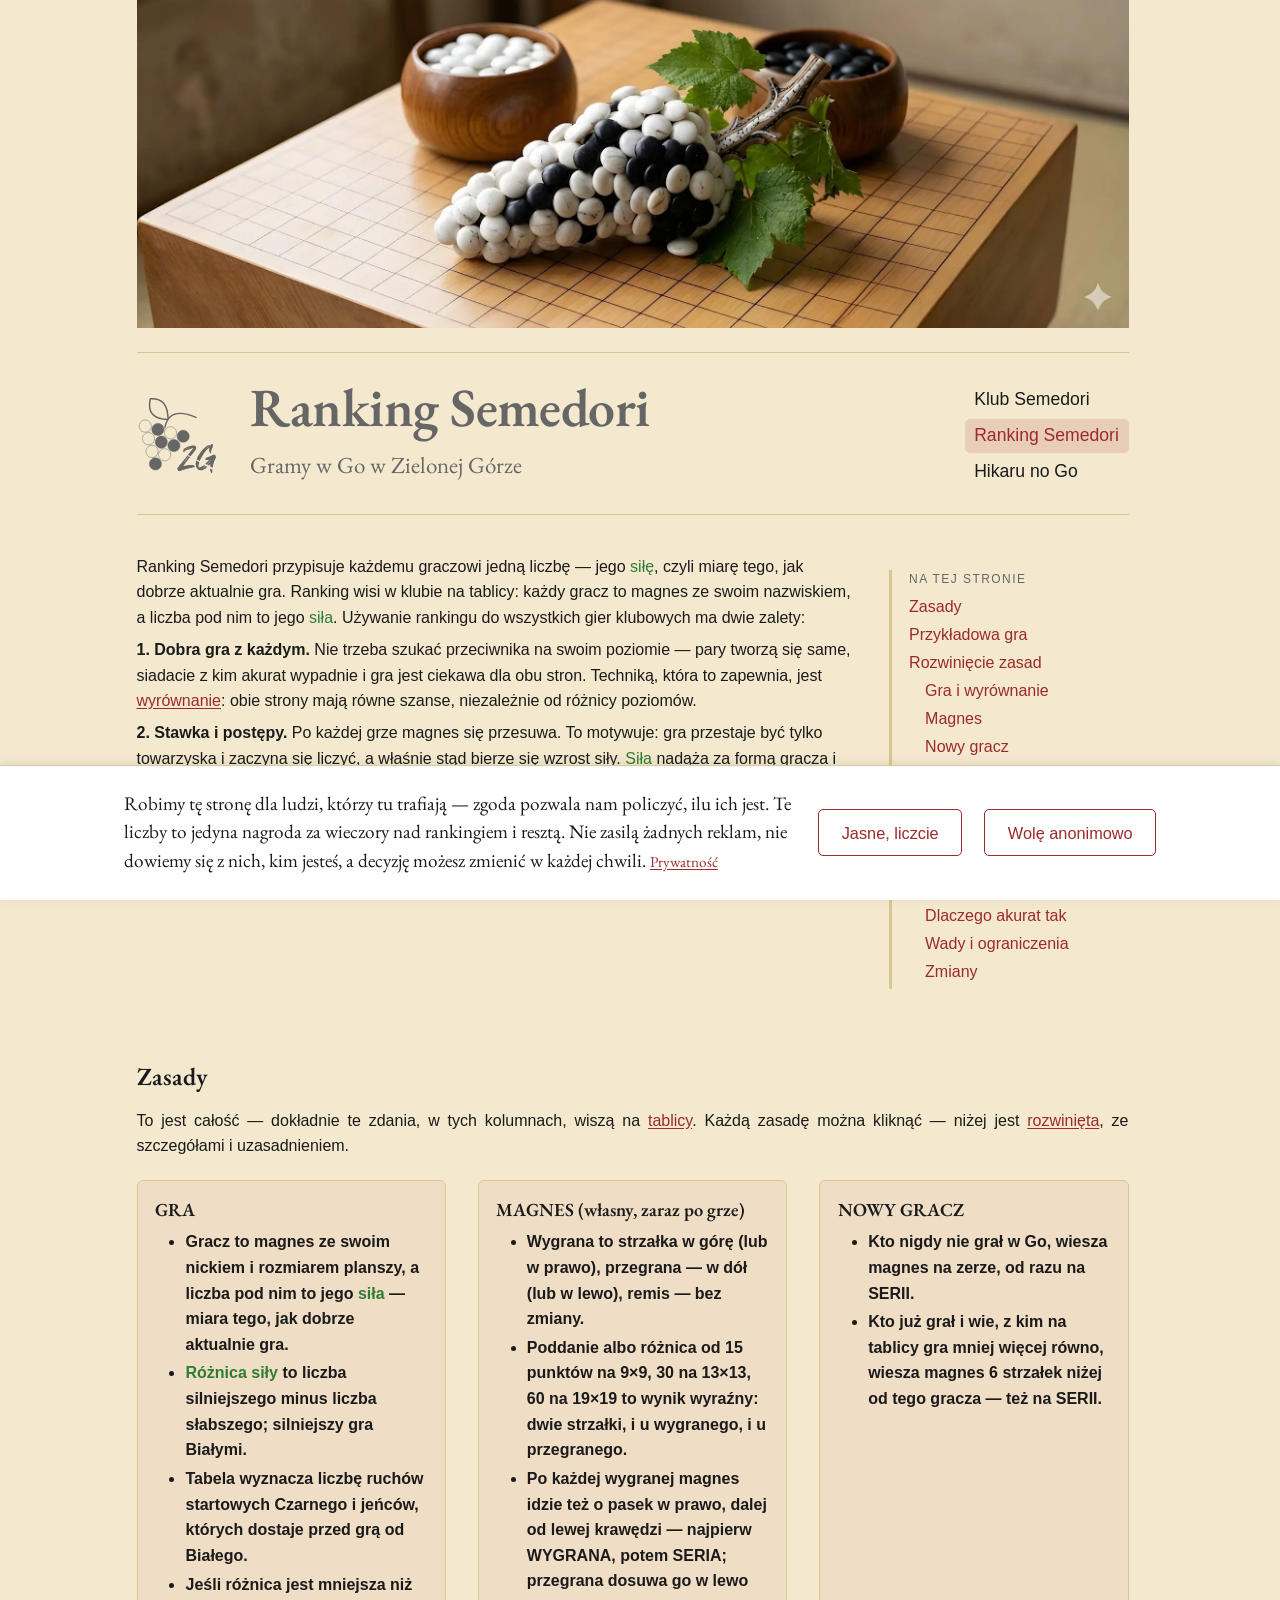
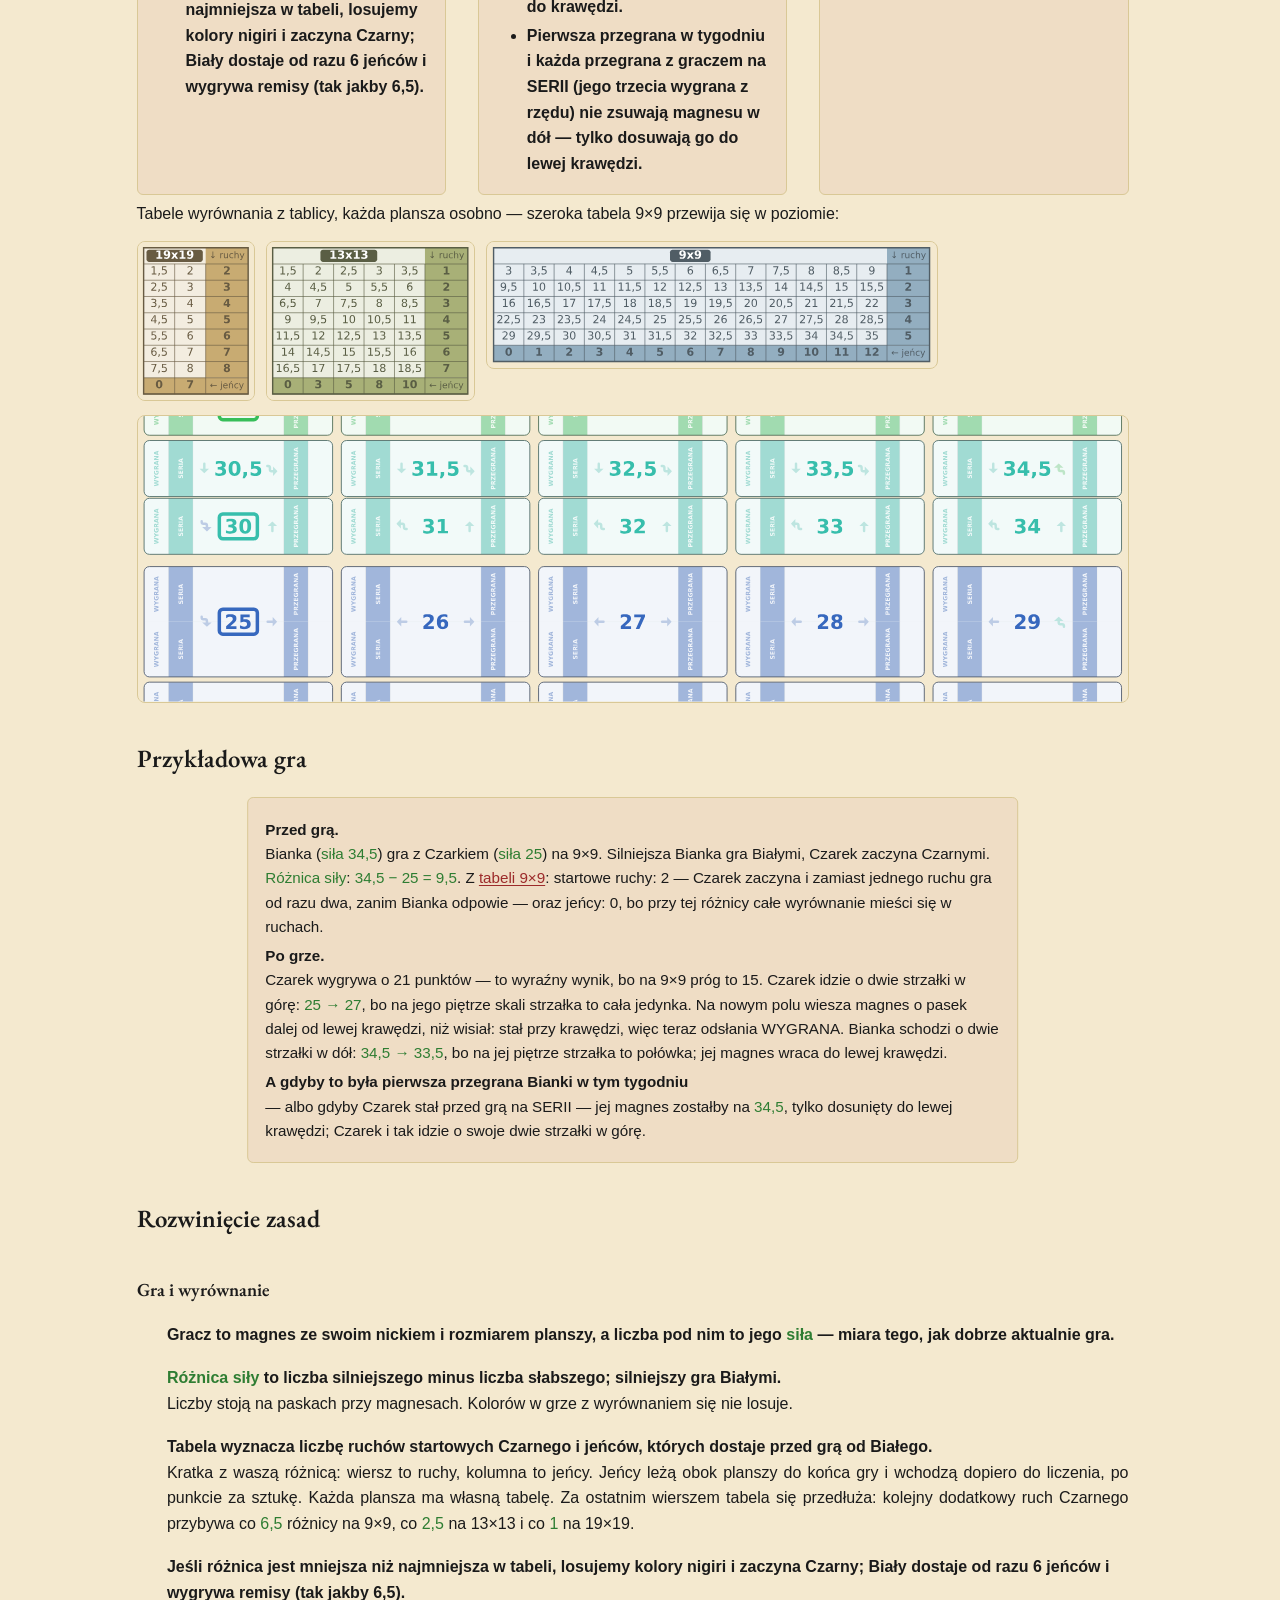
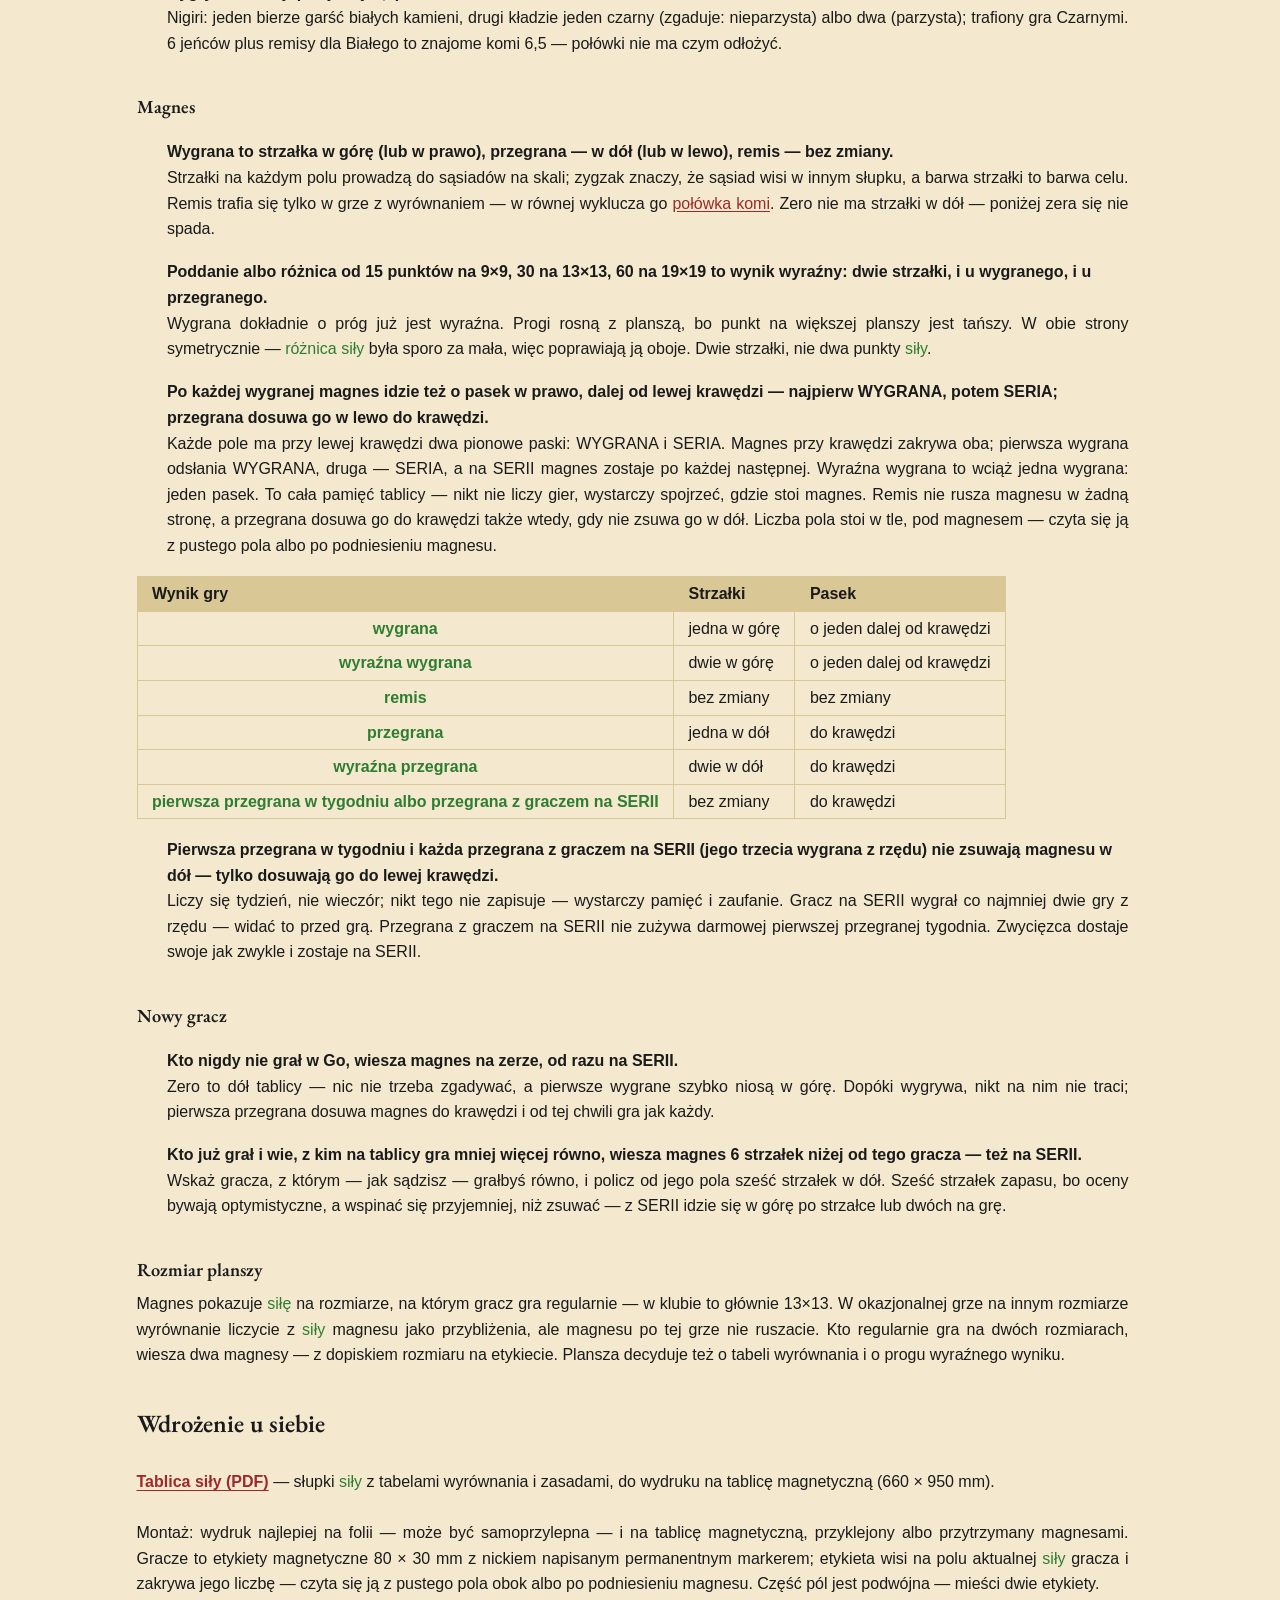
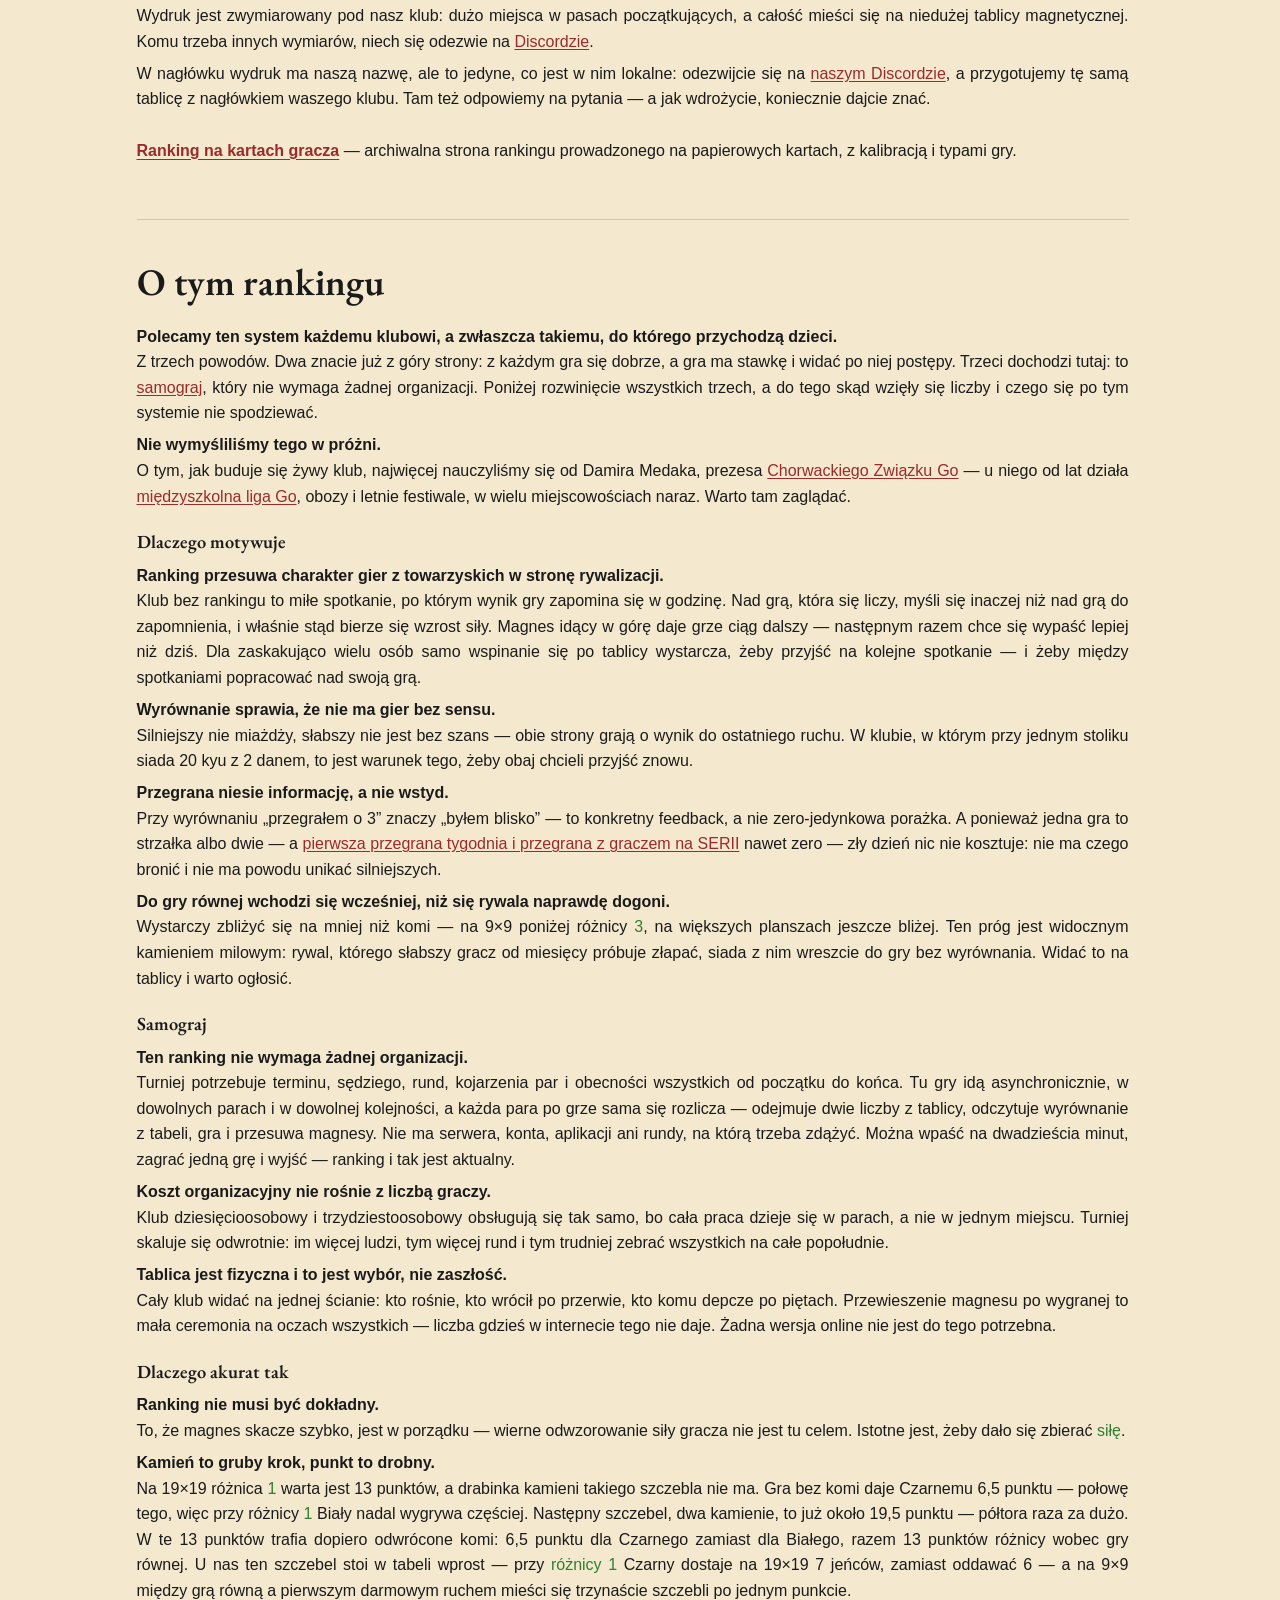
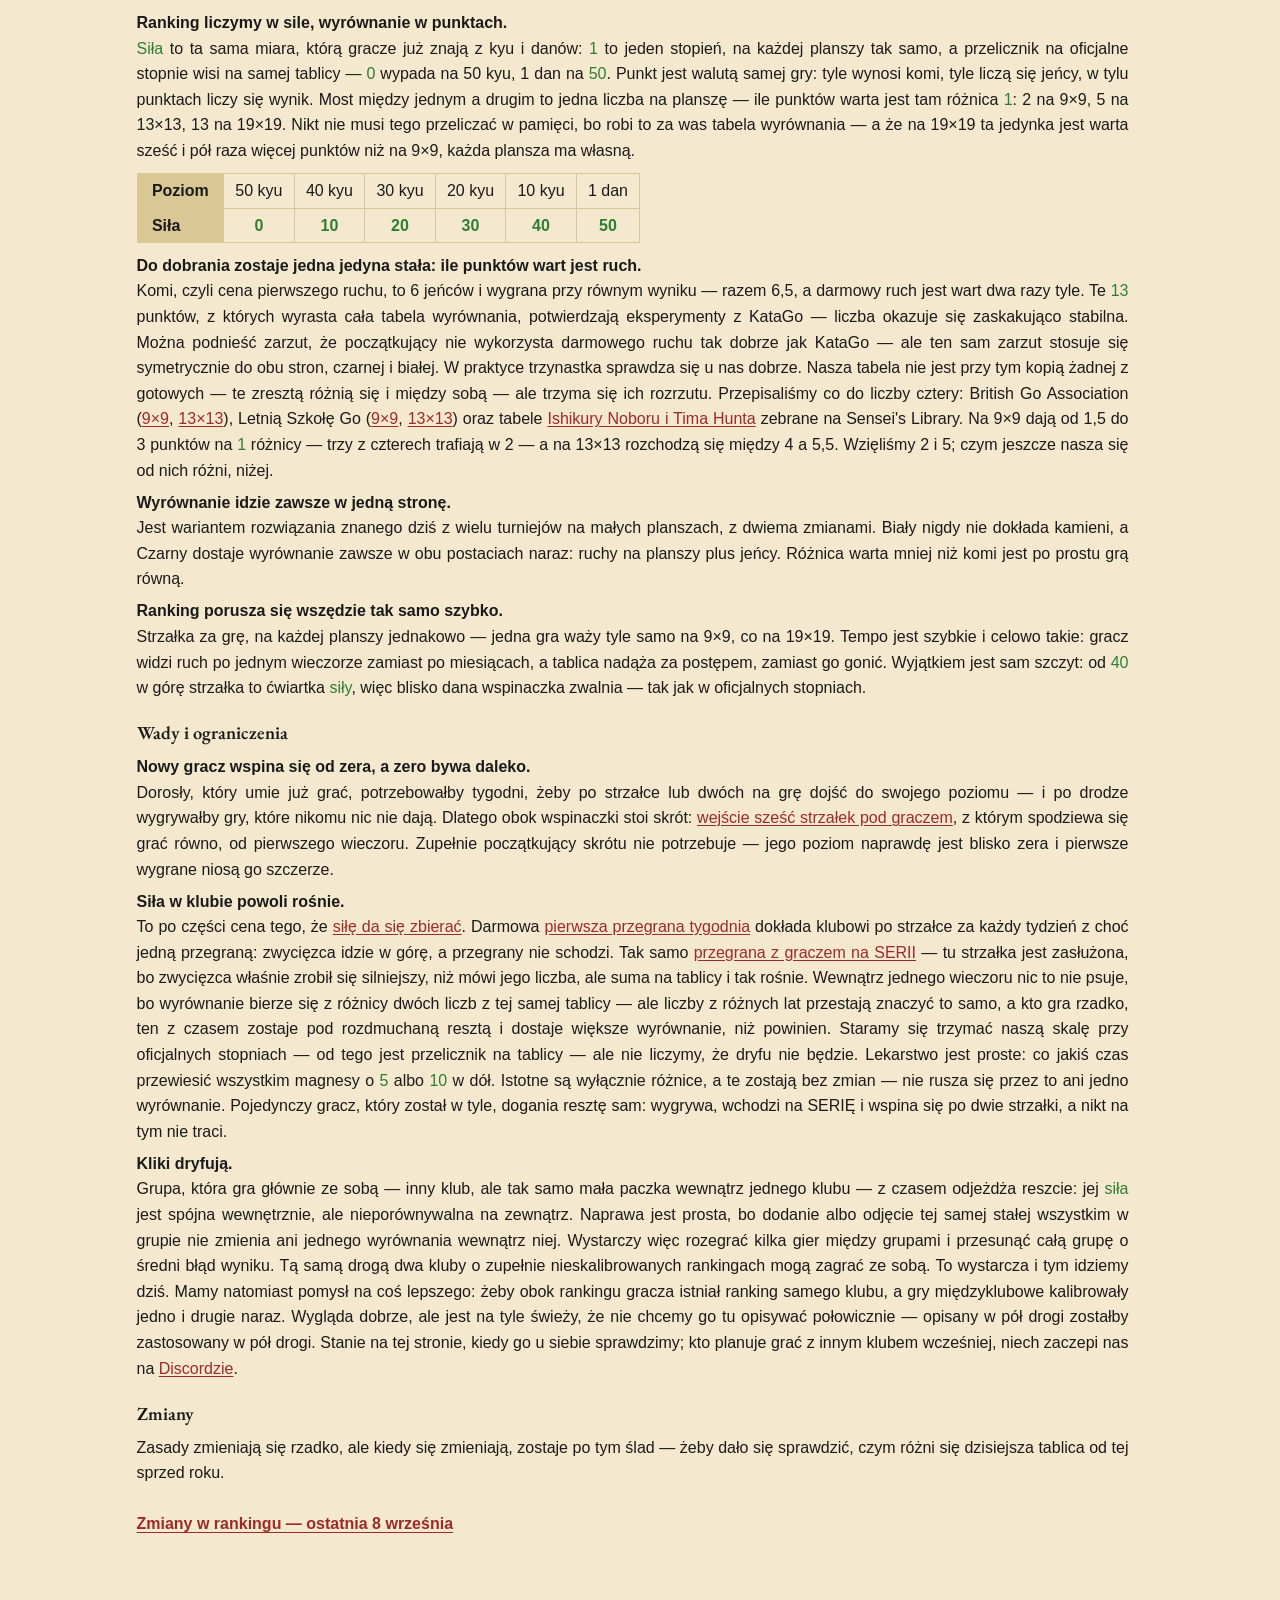
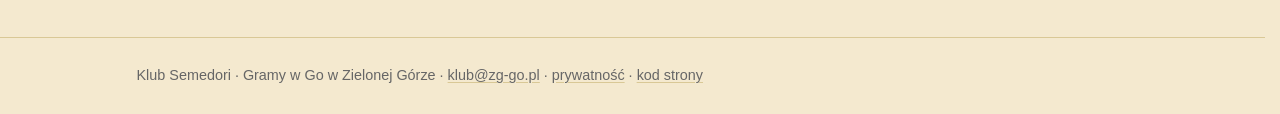
<file: ranking.html>
<!doctype html>
<html lang="pl">
<head>
  <meta charset="utf-8">
  <meta name="viewport" content="width=device-width, initial-scale=1">
  <link rel="icon" type="image/svg+xml" href="img/logo.svg">
  <title>Ranking Semedori — Gramy w Go w Zielonej Górze</title>
  <meta name="description" content="Zasady rozgrywek klubowych: tablica siły, magnesy i wyrównanie — dodatkowe ruchy i jeńcy. Dlaczego ten ranking działa i jak wdrożyć go u siebie w klubie.">
  <link rel="canonical" href="https://zg-go.pl/ranking">
  <meta property="og:title" content="Ranking Semedori — Gramy w Go w Zielonej Górze">
  <meta property="og:description" content="Zasady rozgrywek klubowych: tablica siły, magnesy i wyrównanie — dodatkowe ruchy i jeńcy. Dlaczego ten ranking działa i jak wdrożyć go u siebie w klubie.">
  <meta property="og:type" content="article">
  <meta property="og:url" content="https://zg-go.pl/ranking">
  <meta property="og:image" content="https://zg-go.pl/og-tablica.png">
  <meta property="og:image:width" content="1200">
  <meta property="og:image:height" content="630">
  <meta property="og:locale" content="pl_PL">

  <link rel="preconnect" href="https://fonts.googleapis.com">
  <link rel="preconnect" href="https://fonts.gstatic.com" crossorigin>
  <link href="https://fonts.googleapis.com/css2?family=EB+Garamond:ital,wght@0,500;0,600;1,500&display=swap" rel="stylesheet">

  <link rel="stylesheet" href="style.css?v=e923f7c7">
</head>
<body>
  <div class="page">

    <div class="banner">
      <img src="img/grapes.webp" width="2048" height="678" alt="" loading="eager">
    </div>

    <header class="hero-band">
      <span class="hero-logo" aria-hidden="true"></span>
      <h1 class="site-title">Ranking Semedori</h1>
      <p class="site-tagline">Gramy w Go w Zielonej Górze</p>
      <nav class="hb-menu">
        <a href="/">Klub Semedori</a>
        <a href="ranking" class="active">Ranking Semedori</a>
        <a href="hikaru-no-go">Hikaru no Go</a>
      </nav>
    </header>

    <main class="content zdania">

      <!-- ZASADY: zdania w bloku "Zasady" i pogrubione naglowki w podsekcjach
           rozwiniecia pochodza z tablica/zasady_tablicy.py i musza sie z nim
           zgadzac co do slowa — pilnuje tego tools/test_tablica.py (pre-commit).
           Zmiana zasady: najpierw zasady_tablicy.py, potem tu i `make tablica-pdf`. -->

      <div class="wstep">
      <div class="wstep-tekst">
      <p>Ranking Semedori przypisuje każdemu graczowi jedną liczbę — jego <span class="sila">siłę</span>, czyli miarę tego, jak dobrze aktualnie gra.
      Ranking wisi w klubie na tablicy: każdy gracz to magnes ze swoim nazwiskiem, a liczba pod nim to jego <span class="sila">siła</span>.
      Używanie rankingu do wszystkich gier klubowych ma dwie zalety:</p>

      <p class="zaleta"><strong>1. Dobra gra z każdym.</strong>
      Nie trzeba szukać przeciwnika na swoim poziomie — pary tworzą się same, siadacie z kim akurat wypadnie i gra jest ciekawa dla obu stron.
      Techniką, która to zapewnia, jest <a href="#wyrownanie">wyrównanie</a>: obie strony mają równe szanse, niezależnie od różnicy poziomów.</p>

      <p class="zaleta"><strong>2. Stawka i postępy.</strong>
      Po każdej grze magnes się przesuwa.
      To motywuje: gra przestaje być tylko towarzyska i zaczyna się liczyć, a właśnie stąd bierze się wzrost siły.
      <span class="sila">Siła</span> nadąża za formą gracza i widać na tablicy, że klubowicz idzie do przodu.
      Więcej o tym w <a href="#dlaczego">dolnej części strony</a>.</p>

      <p class="karta-link"><a href="tablica/ranking_table-660x950mm.pdf">Tablica siły (PDF)</a> — słupki <span class="sila">siły</span> z tabelami wyrównania i zasadami, do wydruku na tablicę magnetyczną (660 × 950 mm).</p>

      <!-- Spis stoi nad zasadami, bo zasady sa dluzsze niz jeden ekran i bez
           niego czytelnik nie wie, ze pod nimi jest jeszcze pol strony. Dlatego
           tez wymienia sam blok zasad jako pierwsza pozycje: spis oddaje cala
           strone, a nie tylko to, co za zasadami. -->
      </div>
      <nav class="spis">
        <p class="spis-label">Na tej stronie</p>
        <ul class="links">
          <li><a href="#zasady">Zasady</a></li>
          <li><a href="#przykladowa-gra">Przykładowa gra</a></li>
          <li><a href="#rozwiniecie">Rozwinięcie zasad</a>
            <ul>
              <li><a href="#wyrownanie">Gra i wyrównanie</a></li>
              <li><a href="#magnes">Magnes</a></li>
              <li><a href="#nowy">Nowy gracz</a></li>
              <li><a href="#rozmiar-planszy">Rozmiar planszy</a></li>
            </ul>
          </li>
          <li><a href="#tablica">Wdrożenie u siebie</a></li>
          <li><a href="#o-rankingu">O tym rankingu</a>
            <ul>
              <li><a href="#dlaczego">Dlaczego motywuje</a></li>
              <li><a href="#samograj">Samograj</a></li>
              <li><a href="#dlaczego-tak">Dlaczego akurat tak</a></li>
              <li><a href="#wady">Wady i ograniczenia</a></li>
              <li><a href="#zmiany">Zmiany</a></li>
            </ul>
          </li>
        </ul>
      </nav>
      </div>


      <section id="zasady">
        <h2>Zasady</h2>
        <p>To jest całość — dokładnie te zdania, w tych kolumnach, wiszą na <a href="tablica/ranking_table-660x950mm.pdf">tablicy</a>.
        Każdą zasadę można kliknąć — niżej jest <a href="#rozwiniecie">rozwinięta</a>, ze szczegółami i uzasadnieniem.</p>

        <div class="zasady-kolumny">
        <div class="zasady-blok">
          <h3><a href="#wyrownanie">GRA</a></h3>
          <ul class="zasady">
            <li><a href="#zasada-1">Gracz to magnes ze swoim nickiem i rozmiarem planszy, a liczba pod nim to jego <span class="sila">siła</span> — miara tego, jak dobrze aktualnie gra.</a></li>
            <li><a href="#zasada-2"><span class="sila">Różnica siły</span> to liczba silniejszego minus liczba słabszego; silniejszy gra Białymi.</a></li>
            <li><a href="#zasada-3">Tabela wyznacza liczbę ruchów startowych Czarnego i jeńców, których dostaje przed grą od Białego.</a></li>
            <li><a href="#zasada-4">Jeśli różnica jest mniejsza niż najmniejsza w tabeli, losujemy kolory nigiri i zaczyna Czarny; Biały dostaje od razu 6 jeńców i wygrywa remisy (tak jakby 6,5).</a></li>
          </ul>
        </div>
        <div class="zasady-blok">
          <h3><a href="#magnes">MAGNES (własny, zaraz po grze)</a></h3>
          <ul class="zasady">
            <li><a href="#zasada-5">Wygrana to strzałka w górę (lub w prawo), przegrana — w dół (lub w lewo), remis — bez zmiany.</a></li>
            <li><a href="#zasada-6">Poddanie albo różnica od 15 punktów na 9×9, 30 na 13×13, 60 na 19×19 to wynik wyraźny: dwie strzałki, i u wygranego, i u przegranego.</a></li>
            <li><a href="#zasada-7">Po każdej wygranej magnes idzie też o pasek w prawo, dalej od lewej krawędzi — najpierw WYGRANA, potem SERIA; przegrana dosuwa go w lewo do krawędzi.</a></li>
            <li><a href="#zasada-8">Pierwsza przegrana w tygodniu i każda przegrana z graczem na SERII (jego trzecia wygrana z rzędu) nie zsuwają magnesu w dół — tylko dosuwają go do lewej krawędzi.</a></li>
          </ul>
        </div>
        <div class="zasady-blok">
          <h3><a href="#nowy">NOWY GRACZ</a></h3>
          <ul class="zasady">
            <li><a href="#zasada-9">Kto nigdy nie grał w Go, wiesza magnes na zerze, od razu na SERII.</a></li>
            <li><a href="#zasada-10">Kto już grał i wie, z kim na tablicy gra mniej więcej równo, wiesza magnes 6 strzałek niżej od tego gracza — też na SERII.</a></li>
          </ul>
        </div>
        </div>

        <p id="tabele-wyrownania">Tabele wyrównania z tablicy, każda plansza osobno — szeroka tabela 9×9 przewija się w poziomie:</p>
        <div class="wycinki tabele">
          <a class="wycinek-tablicy wycinek-przewijany" href="tablica/ranking_table-660x950mm.pdf">
            <img src="tablica/wycinek-tabela-19x19.svg?v=6fb019ff" loading="lazy"
                 alt="Wycinek tablicy siły: tabela wyrównania 19×19">
          </a>
          <a class="wycinek-tablicy wycinek-przewijany" href="tablica/ranking_table-660x950mm.pdf">
            <img src="tablica/wycinek-tabela-13x13.svg?v=14e3e5c2" loading="lazy"
                 alt="Wycinek tablicy siły: tabela wyrównania 13×13">
          </a>
          <a class="wycinek-tablicy wycinek-przewijany" href="tablica/ranking_table-660x950mm.pdf">
            <img src="tablica/wycinek-tabela-9x9.svg?v=3ae96b58" loading="lazy"
                 alt="Wycinek tablicy siły: tabela wyrównania 9×9">
          </a>
        </div>

        <div class="wycinki">
          <a class="wycinek-tablicy" href="tablica/ranking_table-660x950mm.pdf">
            <img src="tablica/wycinek-tablica.svg?v=e206e51f" loading="lazy"
                 alt="Wycinek tablicy siły: słupki sił 25-34,5 z paskami WYGRANA, SERIA i PRZEGRANA oraz strzałkami do sąsiednich pól">
          </a>
        </div>
      </section>

      <section id="przykladowa-gra">
      <h2>Przykładowa gra</h2>
      <div class="przyklad">
        <p><strong>Przed grą.</strong>
        Bianka (<span class="sila">siła 34,5</span>) gra z Czarkiem (<span class="sila">siła 25</span>) na 9×9.
        Silniejsza Bianka gra Białymi, Czarek zaczyna Czarnymi.
        <span class="sila">Różnica siły</span>: <span class="sila">34,5 − 25 = 9,5</span>.
        Z <a href="#tabele-wyrownania">tabeli 9×9</a>: startowe ruchy: 2 — Czarek zaczyna i zamiast jednego ruchu gra od razu dwa, zanim Bianka odpowie — oraz jeńcy: 0, bo przy tej różnicy całe wyrównanie mieści się w ruchach.</p>
        <p><strong>Po grze.</strong>
        Czarek wygrywa o 21 punktów — to wyraźny wynik, bo na 9×9 próg to 15.
        Czarek idzie o dwie strzałki w górę: <span class="sila">25 → 27</span>, bo na jego piętrze skali strzałka to cała jedynka.
        Na nowym polu wiesza magnes o pasek dalej od lewej krawędzi, niż wisiał: stał przy krawędzi, więc teraz odsłania WYGRANA.
        Bianka schodzi o dwie strzałki w dół: <span class="sila">34,5 → 33,5</span>, bo na jej piętrze strzałka to połówka; jej magnes wraca do lewej krawędzi.</p>
        <p><strong>A gdyby to była pierwsza przegrana Bianki w tym tygodniu</strong> — albo gdyby Czarek stał przed grą na SERII — jej magnes zostałby na <span class="sila">34,5</span>, tylko dosunięty do lewej krawędzi; Czarek i tak idzie o swoje dwie strzałki w górę.</p>
      </div>
      </section>

      <section id="rozwiniecie">
        <h2>Rozwinięcie zasad</h2>

        <section id="wyrownanie">
          <h3>Gra i wyrównanie</h3>

          <p class="zasada" id="zasada-1"><strong>Gracz to magnes ze swoim nickiem i rozmiarem planszy, a liczba pod nim to jego <span class="sila">siła</span> — miara tego, jak dobrze aktualnie gra.</strong></p>

          <p class="zasada" id="zasada-2"><strong><span class="sila">Różnica siły</span> to liczba silniejszego minus liczba słabszego; silniejszy gra Białymi.</strong>
          Liczby stoją na paskach przy magnesach.
          Kolorów w grze z wyrównaniem się nie losuje.</p>

          <p class="zasada" id="zasada-3"><strong>Tabela wyznacza liczbę ruchów startowych Czarnego i jeńców, których dostaje przed grą od Białego.</strong>
          Kratka z waszą różnicą: wiersz to ruchy, kolumna to jeńcy.
          Jeńcy leżą obok planszy do końca gry i wchodzą dopiero do liczenia, po punkcie za sztukę.
          Każda plansza ma własną tabelę.
          Za ostatnim wierszem tabela się przedłuża: kolejny dodatkowy ruch Czarnego przybywa co <span class="sila">6,5</span> różnicy na 9×9, co <span class="sila">2,5</span> na 13×13 i co <span class="sila">1</span> na 19×19.</p>

          <p class="zasada" id="zasada-4"><strong>Jeśli różnica jest mniejsza niż najmniejsza w tabeli, losujemy kolory nigiri i zaczyna Czarny; Biały dostaje od razu 6 jeńców i wygrywa remisy (tak jakby 6,5).</strong>
          Nigiri: jeden bierze garść białych kamieni, drugi kładzie jeden czarny (zgaduje: nieparzysta) albo dwa (parzysta); trafiony gra Czarnymi.
          6 jeńców plus remisy dla Białego to znajome komi 6,5 — połówki nie ma czym odłożyć.</p>
        </section>

        <section id="magnes">
          <h3>Magnes</h3>

          <p class="zasada" id="zasada-5"><strong>Wygrana to strzałka w górę (lub w prawo), przegrana — w dół (lub w lewo), remis — bez zmiany.</strong>
          Strzałki na każdym polu prowadzą do sąsiadów na skali; zygzak znaczy, że sąsiad wisi w innym słupku, a barwa strzałki to barwa celu.
          Remis trafia się tylko w grze z wyrównaniem — w równej wyklucza go <a href="#zasada-4">połówka komi</a>.
          Zero nie ma strzałki w dół — poniżej zera się nie spada.</p>

          <p class="zasada" id="zasada-6"><strong>Poddanie albo różnica od 15 punktów na 9×9, 30 na 13×13, 60 na 19×19 to wynik wyraźny: dwie strzałki, i u wygranego, i u przegranego.</strong>
          Wygrana dokładnie o próg już jest wyraźna.
          Progi rosną z planszą, bo punkt na większej planszy jest tańszy.
          W obie strony symetrycznie — <span class="sila">różnica siły</span> była sporo za mała, więc poprawiają ją oboje.
          Dwie strzałki, nie dwa punkty <span class="sila">siły</span>.</p>

          <p class="zasada" id="zasada-7"><strong>Po każdej wygranej magnes idzie też o pasek w prawo, dalej od lewej krawędzi — najpierw WYGRANA, potem SERIA; przegrana dosuwa go w lewo do krawędzi.</strong>
          Każde pole ma przy lewej krawędzi dwa pionowe paski: WYGRANA i SERIA.
          Magnes przy krawędzi zakrywa oba; pierwsza wygrana odsłania WYGRANA, druga — SERIA, a na SERII magnes zostaje po każdej następnej.
          Wyraźna wygrana to wciąż jedna wygrana: jeden pasek.
          To cała pamięć tablicy — nikt nie liczy gier, wystarczy spojrzeć, gdzie stoi magnes.
          Remis nie rusza magnesu w żadną stronę, a przegrana dosuwa go do krawędzi także wtedy, gdy nie zsuwa go w dół.
          Liczba pola stoi w tle, pod magnesem — czyta się ją z pustego pola albo po podniesieniu magnesu.</p>

          <table class="sila typy">
            <tr><th>Wynik gry</th><th>Strzałki</th><th>Pasek</th></tr>
            <tr><td>wygrana</td><td>jedna w górę</td><td>o jeden dalej od krawędzi</td></tr>
            <tr><td>wyraźna wygrana</td><td>dwie w górę</td><td>o jeden dalej od krawędzi</td></tr>
            <tr><td>remis</td><td>bez zmiany</td><td>bez zmiany</td></tr>
            <tr><td>przegrana</td><td>jedna w dół</td><td>do krawędzi</td></tr>
            <tr><td>wyraźna przegrana</td><td>dwie w dół</td><td>do krawędzi</td></tr>
            <tr><td>pierwsza przegrana w tygodniu albo przegrana z graczem na SERII</td><td>bez zmiany</td><td>do krawędzi</td></tr>
          </table>

          <p class="zasada" id="zasada-8"><strong>Pierwsza przegrana w tygodniu i każda przegrana z graczem na SERII (jego trzecia wygrana z rzędu) nie zsuwają magnesu w dół — tylko dosuwają go do lewej krawędzi.</strong>
          Liczy się tydzień, nie wieczór; nikt tego nie zapisuje — wystarczy pamięć i zaufanie.
          Gracz na SERII wygrał co najmniej dwie gry z rzędu — widać to przed grą.
          Przegrana z graczem na SERII nie zużywa darmowej pierwszej przegranej tygodnia.
          Zwycięzca dostaje swoje jak zwykle i zostaje na SERII.</p>
        </section>

        <section id="nowy">
          <h3>Nowy gracz</h3>

          <p class="zasada" id="zasada-9"><strong>Kto nigdy nie grał w Go, wiesza magnes na zerze, od razu na SERII.</strong>
          Zero to dół tablicy — nic nie trzeba zgadywać, a pierwsze wygrane szybko niosą w górę.
          Dopóki wygrywa, nikt na nim nie traci; pierwsza przegrana dosuwa magnes do krawędzi i od tej chwili gra jak każdy.</p>

          <p class="zasada" id="zasada-10"><strong>Kto już grał i wie, z kim na tablicy gra mniej więcej równo, wiesza magnes 6 strzałek niżej od tego gracza — też na SERII.</strong>
          Wskaż gracza, z którym — jak sądzisz — grałbyś równo, i policz od jego pola sześć strzałek w dół.
          Sześć strzałek zapasu, bo oceny bywają optymistyczne, a wspinać się przyjemniej, niż zsuwać — z SERII idzie się w górę po strzałce lub dwóch na grę.</p>
        </section>

        <section id="rozmiar-planszy">
          <h3>Rozmiar planszy</h3>
          <p>Magnes pokazuje <span class="sila">siłę</span> na rozmiarze, na którym gracz gra regularnie — w klubie to głównie 13×13.
          W okazjonalnej grze na innym rozmiarze wyrównanie liczycie z <span class="sila">siły</span> magnesu jako przybliżenia, ale magnesu po tej grze nie ruszacie.
          Kto regularnie gra na dwóch rozmiarach, wiesza dwa magnesy — z dopiskiem rozmiaru na etykiecie.
          Plansza decyduje też o tabeli wyrównania i o progu wyraźnego wyniku.</p>
        </section>

      </section>

      <section id="tablica">
        <h2>Wdrożenie u siebie</h2>
        <p class="karta-link"><a href="tablica/ranking_table-660x950mm.pdf">Tablica siły (PDF)</a> — słupki <span class="sila">siły</span> z tabelami wyrównania i zasadami, do wydruku na tablicę magnetyczną (660 × 950 mm).</p>
        <p>Montaż: wydruk najlepiej na folii — może być samoprzylepna — i na tablicę magnetyczną, przyklejony albo przytrzymany magnesami.
        Gracze to etykiety magnetyczne 80 × 30 mm z nickiem napisanym permanentnym markerem; etykieta wisi na polu aktualnej <span class="sila">siły</span> gracza i zakrywa jego liczbę — czyta się ją z pustego pola obok albo po podniesieniu magnesu.
        Część pól jest podwójna — mieści dwie etykiety.</p>
        <p>Wydruk jest zwymiarowany pod nasz klub: dużo miejsca w pasach początkujących, a całość mieści się na niedużej tablicy magnetycznej.
        Komu trzeba innych wymiarów, niech się odezwie na <a href="/#miedzy-spotkaniami">Discordzie</a>.</p>
        <p>W nagłówku wydruk ma naszą nazwę, ale to jedyne, co jest w nim lokalne: odezwijcie się na <a href="/#miedzy-spotkaniami">naszym Discordzie</a>, a przygotujemy tę samą tablicę z nagłówkiem waszego klubu.
        Tam też odpowiemy na pytania — a jak wdrożycie, koniecznie dajcie znać.</p>
        <p class="karta-link"><a href="ranking-karta">Ranking na kartach gracza</a> — archiwalna strona rankingu prowadzonego na papierowych kartach, z kalibracją i typami gry.</p>
      </section>

      <section id="o-rankingu">
        <h2 class="dzial">O tym rankingu</h2>
        <p><strong>Polecamy ten system każdemu klubowi, a zwłaszcza takiemu, do którego przychodzą dzieci.</strong>
        Z trzech powodów.
        Dwa znacie już z góry strony: z każdym gra się dobrze, a gra ma stawkę i widać po niej postępy.
        Trzeci dochodzi tutaj: to <a href="#samograj">samograj</a>, który nie wymaga żadnej organizacji.
        Poniżej rozwinięcie wszystkich trzech, a do tego skąd wzięły się liczby i czego się po tym systemie nie spodziewać.</p>

        <p><strong>Nie wymyśliliśmy tego w próżni.</strong>
        O tym, jak buduje się żywy klub, najwięcej nauczyliśmy się od Damira Medaka, prezesa <a href="https://hgos.hr/" target="_blank" rel="noopener">Chorwackiego Związku Go</a> — u niego od lat działa <a href="https://www.higou.hr/" target="_blank" rel="noopener">międzyszkolna liga Go</a>, obozy i letnie festiwale, w wielu miejscowościach naraz.
        Warto tam zaglądać.</p>

        <h3 id="dlaczego">Dlaczego motywuje</h3>
        <p><strong>Ranking przesuwa charakter gier z towarzyskich w stronę rywalizacji.</strong>
        Klub bez rankingu to miłe spotkanie, po którym wynik gry zapomina się w godzinę.
        Nad grą, która się liczy, myśli się inaczej niż nad grą do zapomnienia, i właśnie stąd bierze się wzrost siły.
        Magnes idący w górę daje grze ciąg dalszy — następnym razem chce się wypaść lepiej niż dziś.
        Dla zaskakująco wielu osób samo wspinanie się po tablicy wystarcza, żeby przyjść na kolejne spotkanie — i żeby między spotkaniami popracować nad swoją grą.</p>
        <p><strong>Wyrównanie sprawia, że nie ma gier bez sensu.</strong>
        Silniejszy nie miażdży, słabszy nie jest bez szans — obie strony grają o wynik do ostatniego ruchu.
        W klubie, w którym przy jednym stoliku siada 20 kyu z 2 danem, to jest warunek tego, żeby obaj chcieli przyjść znowu.</p>
        <p><strong>Przegrana niesie informację, a nie wstyd.</strong>
        Przy wyrównaniu „przegrałem o 3” znaczy „byłem blisko” — to konkretny feedback, a nie zero-jedynkowa porażka.
        A ponieważ jedna gra to strzałka albo dwie — a <a href="#zasada-8">pierwsza przegrana tygodnia i przegrana z graczem na SERII</a> nawet zero — zły dzień nic nie kosztuje: nie ma czego bronić i nie ma powodu unikać silniejszych.</p>
        <p><strong>Do gry równej wchodzi się wcześniej, niż się rywala naprawdę dogoni.</strong>
        Wystarczy zbliżyć się na mniej niż komi — na 9×9 poniżej różnicy <span class="sila">3</span>, na większych planszach jeszcze bliżej.
        Ten próg jest widocznym kamieniem milowym: rywal, którego słabszy gracz od miesięcy próbuje złapać, siada z nim wreszcie do gry bez wyrównania.
        Widać to na tablicy i warto ogłosić.</p>

        <h3 id="samograj">Samograj</h3>
        <p><strong>Ten ranking nie wymaga żadnej organizacji.</strong>
        Turniej potrzebuje terminu, sędziego, rund, kojarzenia par i obecności wszystkich od początku do końca.
        Tu gry idą asynchronicznie, w dowolnych parach i w dowolnej kolejności, a każda para po grze sama się rozlicza — odejmuje dwie liczby z tablicy, odczytuje wyrównanie z tabeli, gra i przesuwa magnesy.
        Nie ma serwera, konta, aplikacji ani rundy, na którą trzeba zdążyć.
        Można wpaść na dwadzieścia minut, zagrać jedną grę i wyjść — ranking i tak jest aktualny.</p>
        <p><strong>Koszt organizacyjny nie rośnie z liczbą graczy.</strong>
        Klub dziesięcioosobowy i trzydziestoosobowy obsługują się tak samo, bo cała praca dzieje się w parach, a nie w jednym miejscu.
        Turniej skaluje się odwrotnie: im więcej ludzi, tym więcej rund i tym trudniej zebrać wszystkich na całe popołudnie.</p>
        <p><strong>Tablica jest fizyczna i to jest wybór, nie zaszłość.</strong>
        Cały klub widać na jednej ścianie: kto rośnie, kto wrócił po przerwie, kto komu depcze po piętach.
        Przewieszenie magnesu po wygranej to mała ceremonia na oczach wszystkich — liczba gdzieś w internecie tego nie daje.
        Żadna wersja online nie jest do tego potrzebna.</p>

        <h3 id="dlaczego-tak">Dlaczego akurat tak</h3>
        <p><strong>Ranking nie musi być dokładny.</strong>
        To, że magnes skacze szybko, jest w porządku — wierne odwzorowanie siły gracza nie jest tu celem.
        Istotne jest, żeby dało się zbierać <span class="sila">siłę</span>.</p>

        <p><strong>Kamień to gruby krok, punkt to drobny.</strong>
        Na 19×19 różnica <span class="sila">1</span> warta jest 13 punktów, a drabinka kamieni takiego szczebla nie ma.
        Gra bez komi daje Czarnemu 6,5 punktu — połowę tego, więc przy różnicy <span class="sila">1</span> Biały nadal wygrywa częściej.
        Następny szczebel, dwa kamienie, to już około 19,5 punktu — półtora raza za dużo.
        W te 13 punktów trafia dopiero odwrócone komi: 6,5 punktu dla Czarnego zamiast dla Białego, razem 13 punktów różnicy wobec gry równej.
        U nas ten szczebel stoi w tabeli wprost — przy <span class="sila">różnicy 1</span> Czarny dostaje na 19×19 7 jeńców, zamiast oddawać 6 — a na 9×9 między grą równą a pierwszym darmowym ruchem mieści się trzynaście szczebli po jednym punkcie.</p>

        <p><strong>Ranking liczymy w sile, wyrównanie w punktach.</strong>
        <span class="sila">Siła</span> to ta sama miara, którą gracze już znają z kyu i danów: <span class="sila">1</span> to jeden stopień, na każdej planszy tak samo, a przelicznik na oficjalne stopnie wisi na samej tablicy — <span class="sila">0</span> wypada na 50 kyu, 1 dan na <span class="sila">50</span>.
        Punkt jest walutą samej gry: tyle wynosi komi, tyle liczą się jeńcy, w tylu punktach liczy się wynik.
        Most między jednym a drugim to jedna liczba na planszę — ile punktów warta jest tam różnica <span class="sila">1</span>: 2 na 9×9, 5 na 13×13, 13 na 19×19.
        Nikt nie musi tego przeliczać w pamięci, bo robi to za was tabela wyrównania — a że na 19×19 ta jedynka jest warta sześć i pół raza więcej punktów niż na 9×9, każda plansza ma własną.</p>

        <table class="sila poziomy">
          <tr><th>Poziom</th><td>50 kyu</td><td>40 kyu</td><td>30 kyu</td><td>20 kyu</td><td>10 kyu</td><td>1 dan</td></tr>
          <tr><th>Siła</th><td>0</td><td>10</td><td>20</td><td>30</td><td>40</td><td>50</td></tr>
        </table>
        <p><strong>Do dobrania zostaje jedna jedyna stała: ile punktów wart jest ruch.</strong>
        Komi, czyli cena pierwszego ruchu, to 6 jeńców i wygrana przy równym wyniku — razem 6,5, a darmowy ruch jest wart dwa razy tyle.
        Te <span class="sila">13</span> punktów, z których wyrasta cała tabela wyrównania, potwierdzają eksperymenty z KataGo — liczba okazuje się zaskakująco stabilna.
        Można podnieść zarzut, że początkujący nie wykorzysta darmowego ruchu tak dobrze jak KataGo — ale ten sam zarzut stosuje się symetrycznie do obu stron, czarnej i białej.
        W praktyce trzynastka sprawdza się u nas dobrze.
        Nasza tabela nie jest przy tym kopią żadnej z gotowych — te zresztą różnią się i między sobą — ale trzyma się ich rozrzutu.
        Przepisaliśmy co do liczby cztery: British Go Association (<a href="https://www.britgo.org/handbook/hcap_9x9.pdf">9×9</a>, <a href="https://www.britgo.org/handbook/hcap_13x13.pdf">13×13</a>),
        Letnią Szkołę Go (<a href="https://lsg.go.art.pl/public/handi/handi-9.pdf">9×9</a>, <a href="https://lsg.go.art.pl/public/handi/handi-13.pdf">13×13</a>)
        oraz tabele <a href="https://senseis.xmp.net/?HandicapForSmallerBoardSizes">Ishikury Noboru i Tima Hunta</a> zebrane na Sensei's Library.
        Na 9×9 dają od 1,5 do 3 punktów na <span class="sila">1</span> różnicy — trzy z czterech trafiają w 2 — a na 13×13 rozchodzą się między 4 a 5,5.
        Wzięliśmy 2 i 5; czym jeszcze nasza się od nich różni, niżej.</p>
        <p><strong>Wyrównanie idzie zawsze w jedną stronę.</strong>
        Jest wariantem rozwiązania znanego dziś z wielu turniejów na małych planszach, z dwiema zmianami.
        Biały nigdy nie dokłada kamieni, a Czarny dostaje wyrównanie zawsze w obu postaciach naraz: ruchy na planszy plus jeńcy.
        Różnica warta mniej niż komi jest po prostu grą równą.</p>
        <p><strong>Ranking porusza się wszędzie tak samo szybko.</strong>
        Strzałka za grę, na każdej planszy jednakowo — jedna gra waży tyle samo na 9×9, co na 19×19.
        Tempo jest szybkie i celowo takie: gracz widzi ruch po jednym wieczorze zamiast po miesiącach, a tablica nadąża za postępem, zamiast go gonić.
        Wyjątkiem jest sam szczyt: od <span class="sila">40</span> w górę strzałka to ćwiartka <span class="sila">siły</span>, więc blisko dana wspinaczka zwalnia — tak jak w oficjalnych stopniach.</p>

        <h3 id="wady">Wady i ograniczenia</h3>
        <p><strong>Nowy gracz wspina się od zera, a zero bywa daleko.</strong>
        Dorosły, który umie już grać, potrzebowałby tygodni, żeby po strzałce lub dwóch na grę dojść do swojego poziomu — i po drodze wygrywałby gry, które nikomu nic nie dają.
        Dlatego obok wspinaczki stoi skrót: <a href="#zasada-10">wejście sześć strzałek pod graczem</a>, z którym spodziewa się grać równo, od pierwszego wieczoru.
        Zupełnie początkujący skrótu nie potrzebuje — jego poziom naprawdę jest blisko zera i pierwsze wygrane niosą go szczerze.</p>
        <p id="inflacja"><strong>Siła w klubie powoli rośnie.</strong>
        To po części cena tego, że <a href="#dlaczego-tak">siłę da się zbierać</a>.
        Darmowa <a href="#zasada-8">pierwsza przegrana tygodnia</a> dokłada klubowi po strzałce za każdy tydzień z choć jedną przegraną: zwycięzca idzie w górę, a przegrany nie schodzi.
        Tak samo <a href="#zasada-8">przegrana z graczem na SERII</a> — tu strzałka jest zasłużona, bo zwycięzca właśnie zrobił się silniejszy, niż mówi jego liczba, ale suma na tablicy i tak rośnie.
        Wewnątrz jednego wieczoru nic to nie psuje, bo wyrównanie bierze się z różnicy dwóch liczb z tej samej tablicy — ale liczby z różnych lat przestają znaczyć to samo, a kto gra rzadko, ten z czasem zostaje pod rozdmuchaną resztą i dostaje większe wyrównanie, niż powinien.
        Staramy się trzymać naszą skalę przy oficjalnych stopniach — od tego jest przelicznik na tablicy — ale nie liczymy, że dryfu nie będzie.
        Lekarstwo jest proste: co jakiś czas przewiesić wszystkim magnesy o <span class="sila">5</span> albo <span class="sila">10</span> w dół. Istotne są wyłącznie różnice, a te zostają bez zmian — nie rusza się przez to ani jedno wyrównanie.
        Pojedynczy gracz, który został w tyle, dogania resztę sam: wygrywa, wchodzi na SERIĘ i wspina się po dwie strzałki, a nikt na tym nie traci.</p>

        <p><strong>Kliki dryfują.</strong>
        Grupa, która gra głównie ze sobą — inny klub, ale tak samo mała paczka wewnątrz jednego klubu — z czasem odjeżdża reszcie: jej <span class="sila">siła</span> jest spójna wewnętrznie, ale nieporównywalna na zewnątrz.
        Naprawa jest prosta, bo dodanie albo odjęcie tej samej stałej wszystkim w grupie nie zmienia ani jednego wyrównania wewnątrz niej.
        Wystarczy więc rozegrać kilka gier między grupami i przesunąć całą grupę o średni błąd wyniku.
        Tą samą drogą dwa kluby o zupełnie nieskalibrowanych rankingach mogą zagrać ze sobą.
        To wystarcza i tym idziemy dziś.
        Mamy natomiast pomysł na coś lepszego: żeby obok rankingu gracza istniał ranking samego klubu, a gry międzyklubowe kalibrowały jedno i drugie naraz.
        Wygląda dobrze, ale jest na tyle świeży, że nie chcemy go tu opisywać połowicznie — opisany w pół drogi zostałby zastosowany w pół drogi.
        Stanie na tej stronie, kiedy go u siebie sprawdzimy; kto planuje grać z innym klubem wcześniej, niech zaczepi nas na <a href="/#miedzy-spotkaniami">Discordzie</a>.</p>

        <h3 id="zmiany">Zmiany</h3>
        <p>Zasady zmieniają się rzadko, ale kiedy się zmieniają, zostaje po tym ślad — żeby dało się sprawdzić, czym różni się dzisiejsza tablica od tej sprzed roku.</p>
        <p class="karta-link"><a href="zmiany">Zmiany w rankingu — ostatnia 8 września</a></p>
      </section>

    </main>
  </div>

  <footer class="site-footer">
    <div class="footer-inner">
      <p>Klub Semedori · Gramy w Go w Zielonej Górze · <a href="mailto:klub@zg-go.pl">klub@zg-go.pl</a> · <a href="prywatnosc">prywatność</a> · <a href="https://github.com/lukaszlew/zg-go.pl" target="_blank" rel="noopener">kod strony</a></p>
    </div>
  </footer>
  <script type="module" src="analityka.js?v=a2d4b514"></script>
</body>
</html>
</file>
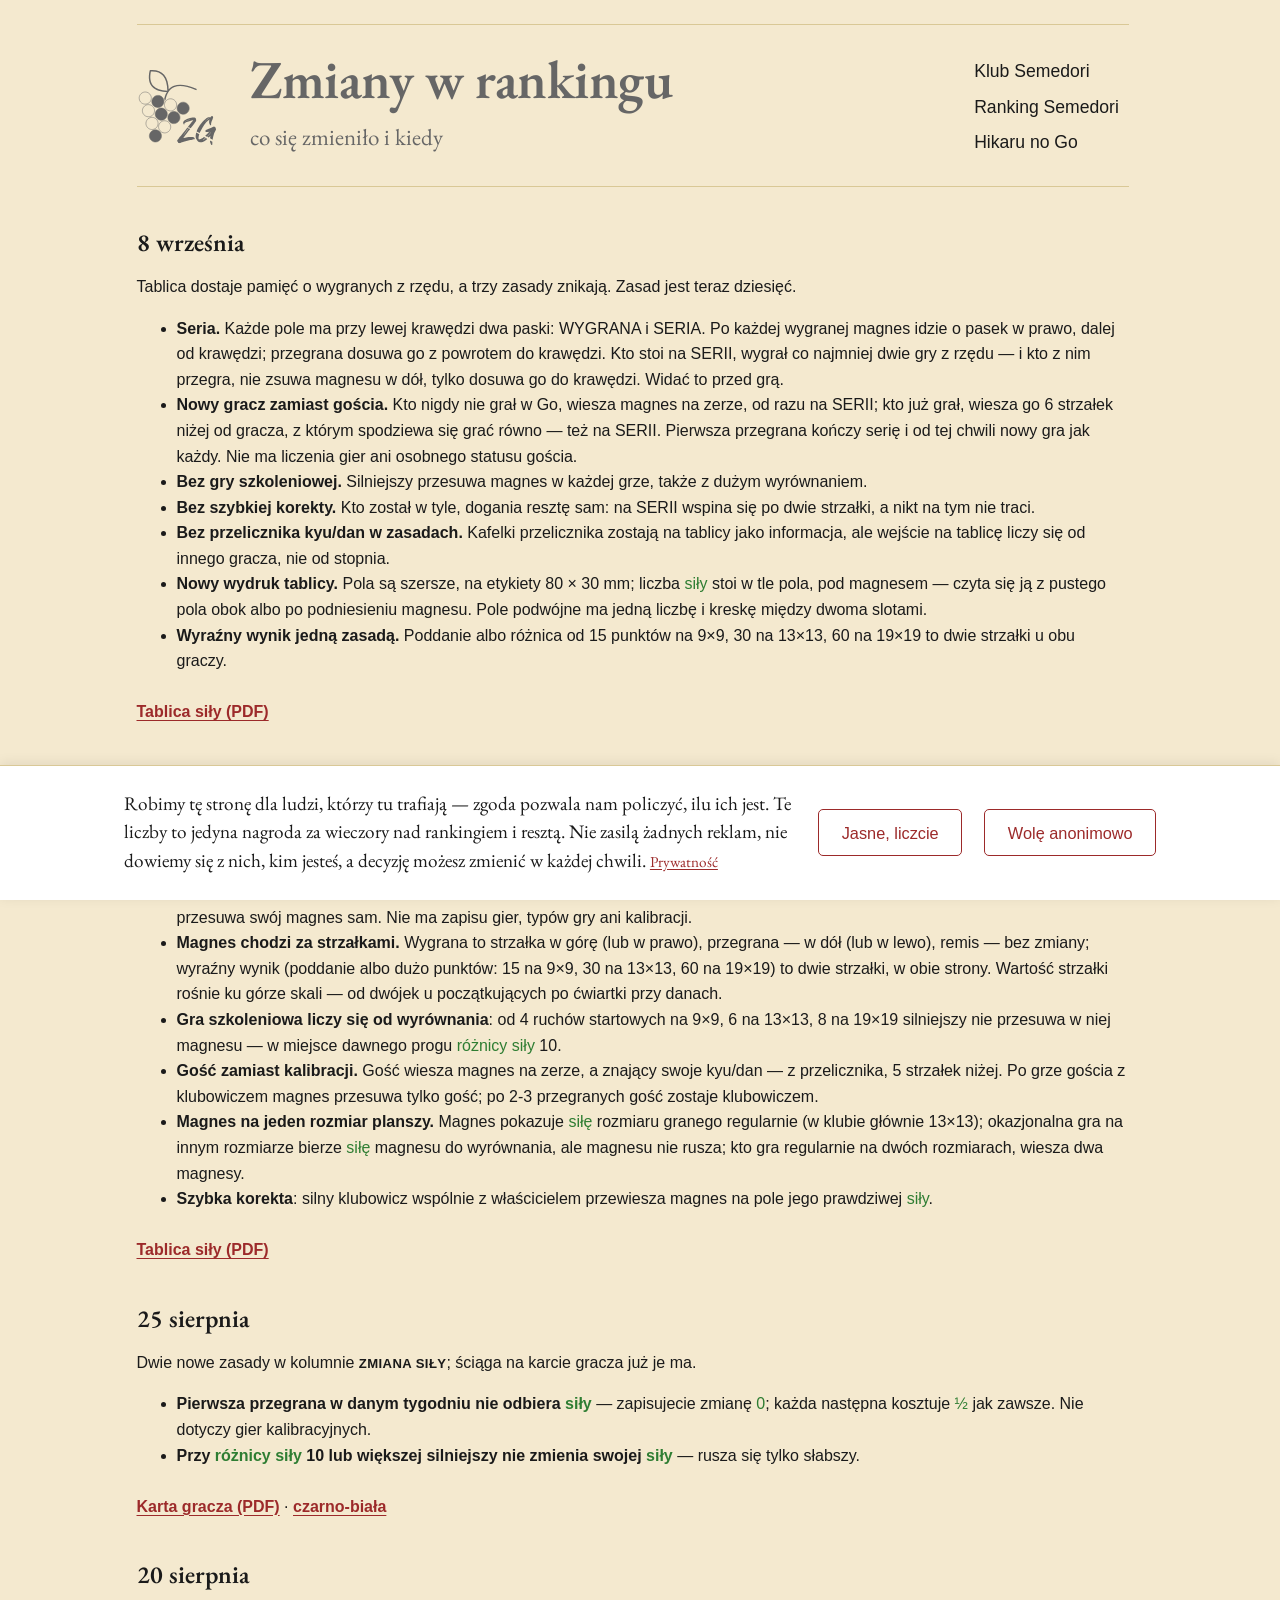
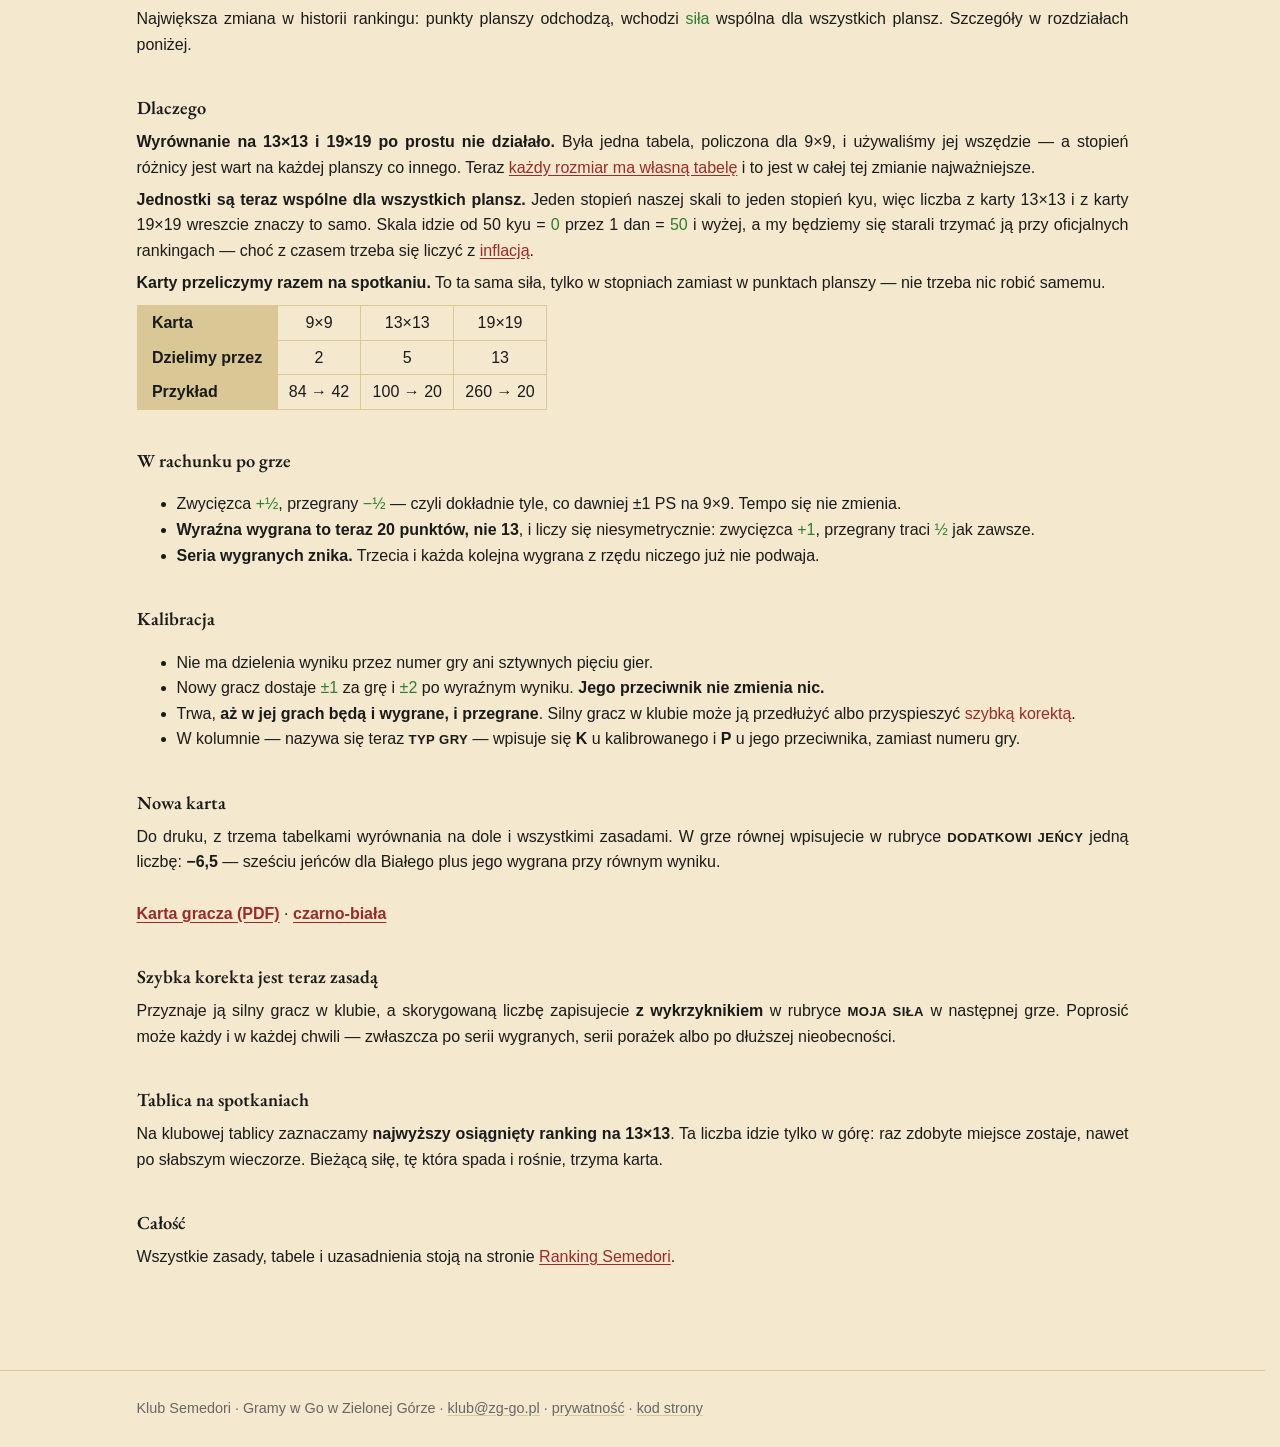
<file: zmiany.html>
<!doctype html>
<html lang="pl">
<head>
  <meta charset="utf-8">
  <meta name="viewport" content="width=device-width, initial-scale=1">
  <link rel="icon" type="image/svg+xml" href="img/logo.svg">
  <title>Zmiany w rankingu | Semedori</title>
  <meta name="description" content="Co zmieniało się w rankingu klubu Semedori i kiedy: seria wygranych na tablicy, tablica zamiast kart, osobne tabele wyrównania dla każdej planszy, wspólna skala w stopniach kyu.">
  <link rel="canonical" href="https://zg-go.pl/zmiany">
  <meta property="og:title" content="Zmiany w rankingu">
  <meta property="og:description" content="Co zmieniało się w rankingu klubu Semedori i kiedy: seria wygranych na tablicy, tablica zamiast kart, osobne tabele wyrównania dla każdej planszy.">
  <meta property="og:type" content="article">
  <meta property="og:url" content="https://zg-go.pl/zmiany">
  <meta property="og:locale" content="pl_PL">

  <link rel="preconnect" href="https://fonts.googleapis.com">
  <link rel="preconnect" href="https://fonts.gstatic.com" crossorigin>
  <link href="https://fonts.googleapis.com/css2?family=EB+Garamond:ital,wght@0,500;0,600;1,500&display=swap" rel="stylesheet">

  <link rel="stylesheet" href="style.css?v=e923f7c7">
</head>
<body>
  <div class="page">

    <header class="hero-band">
      <span class="hero-logo" aria-hidden="true"></span>
      <h1 class="site-title">Zmiany w rankingu</h1>
      <p class="site-tagline">co się zmieniło i kiedy</p>
      <nav class="hb-menu">
        <a href="/">Klub Semedori</a>
        <a href="ranking">Ranking Semedori</a>
        <a href="hikaru-no-go">Hikaru no Go</a>
      </nav>
    </header>

    <main class="content">

      <section>
        <h2>8 września</h2>
        <p>Tablica dostaje pamięć o wygranych z rzędu, a trzy zasady znikają. Zasad jest teraz dziesięć.</p>
        <ul>
          <li><strong>Seria.</strong> Każde pole ma przy lewej krawędzi dwa paski: WYGRANA i SERIA. Po każdej wygranej magnes idzie o pasek w prawo, dalej od krawędzi; przegrana dosuwa go z powrotem do krawędzi. Kto stoi na SERII, wygrał co najmniej dwie gry z rzędu — i kto z nim przegra, nie zsuwa magnesu w dół, tylko dosuwa go do krawędzi. Widać to przed grą.</li>
          <li><strong>Nowy gracz zamiast gościa.</strong> Kto nigdy nie grał w Go, wiesza magnes na zerze, od razu na SERII; kto już grał, wiesza go 6 strzałek niżej od gracza, z którym spodziewa się grać równo — też na SERII. Pierwsza przegrana kończy serię i od tej chwili nowy gra jak każdy. Nie ma liczenia gier ani osobnego statusu gościa.</li>
          <li><strong>Bez gry szkoleniowej.</strong> Silniejszy przesuwa magnes w każdej grze, także z dużym wyrównaniem.</li>
          <li><strong>Bez szybkiej korekty.</strong> Kto został w tyle, dogania resztę sam: na SERII wspina się po dwie strzałki, a nikt na tym nie traci.</li>
          <li><strong>Bez przelicznika kyu/dan w zasadach.</strong> Kafelki przelicznika zostają na tablicy jako informacja, ale wejście na tablicę liczy się od innego gracza, nie od stopnia.</li>
          <li><strong>Nowy wydruk tablicy.</strong> Pola są szersze, na etykiety 80 × 30 mm; liczba <span class="sila">siły</span> stoi w tle pola, pod magnesem — czyta się ją z pustego pola obok albo po podniesieniu magnesu. Pole podwójne ma jedną liczbę i kreskę między dwoma slotami.</li>
          <li><strong>Wyraźny wynik jedną zasadą.</strong> Poddanie albo różnica od 15 punktów na 9×9, 30 na 13×13, 60 na 19×19 to dwie strzałki u obu graczy.</li>
        </ul>
        <p class="karta-link"><a href="tablica/ranking_table-660x950mm.pdf">Tablica siły (PDF)</a></p>
      </section>

      <section>
        <h2>7 września</h2>
        <p>Największa zmiana od czasu wprowadzenia <span class="sila">siły</span>: ranking przenosi się z papierowych kart na magnetyczną tablicę siły.
        Karty gracza i ich zasady zostają w archiwum: <a href="ranking-karta">Ranking na kartach gracza</a>.</p>
        <ul>
          <li><strong>Tablica zamiast kart.</strong> Gracz to magnes ze swoim nickiem i rozmiarem planszy, zawieszony na polu swojej <span class="sila">siły</span>; po grze każdy przesuwa swój magnes sam. Nie ma zapisu gier, typów gry ani kalibracji.</li>
          <li><strong>Magnes chodzi za strzałkami.</strong> Wygrana to strzałka w górę (lub w prawo), przegrana — w dół (lub w lewo), remis — bez zmiany; wyraźny wynik (poddanie albo dużo punktów: 15 na 9×9, 30 na 13×13, 60 na 19×19) to dwie strzałki, w obie strony. Wartość strzałki rośnie ku górze skali — od dwójek u początkujących po ćwiartki przy danach.</li>
          <li><strong>Gra szkoleniowa liczy się od wyrównania</strong>: od 4 ruchów startowych na 9×9, 6 na 13×13, 8 na 19×19 silniejszy nie przesuwa w niej magnesu — w miejsce dawnego progu <span class="sila">różnicy siły</span> 10.</li>
          <li><strong>Gość zamiast kalibracji.</strong> Gość wiesza magnes na zerze, a znający swoje kyu/dan — z przelicznika, 5 strzałek niżej. Po grze gościa z klubowiczem magnes przesuwa tylko gość; po 2-3 przegranych gość zostaje klubowiczem.</li>
          <li><strong>Magnes na jeden rozmiar planszy.</strong> Magnes pokazuje <span class="sila">siłę</span> rozmiaru granego regularnie (w klubie głównie 13×13); okazjonalna gra na innym rozmiarze bierze <span class="sila">siłę</span> magnesu do wyrównania, ale magnesu nie rusza; kto gra regularnie na dwóch rozmiarach, wiesza dwa magnesy.</li>
          <li><strong>Szybka korekta</strong>: silny klubowicz wspólnie z właścicielem przewiesza magnes na pole jego prawdziwej <span class="sila">siły</span>.</li>
        </ul>
        <p class="karta-link"><a href="tablica/ranking_table-660x950mm.pdf">Tablica siły (PDF)</a></p>
      </section>

      <section>
        <h2>25 sierpnia</h2>
        <p>Dwie nowe zasady w kolumnie <span class="kol">zmiana siły</span>; ściąga na karcie gracza już je ma.</p>
        <ul>
          <li><strong>Pierwsza przegrana w danym tygodniu nie odbiera <span class="sila">siły</span></strong> — zapisujecie zmianę <span class="sila">0</span>; każda następna kosztuje <span class="sila">½</span> jak zawsze. Nie dotyczy gier kalibracyjnych.</li>
          <li><strong>Przy <span class="sila">różnicy siły</span> 10 lub większej silniejszy nie zmienia swojej <span class="sila">siły</span></strong> — rusza się tylko słabszy.</li>
        </ul>
        <p class="karta-link"><a href="karta.pdf">Karta gracza (PDF)</a> · <a href="karta-cb.pdf">czarno-biała</a></p>
      </section>

      <section>
        <h2>20 sierpnia</h2>
        <p>Największa zmiana w historii rankingu: punkty planszy odchodzą, wchodzi <span class="sila">siła</span> wspólna dla wszystkich plansz. Szczegóły w rozdziałach poniżej.</p>
      </section>

      <section>
        <h3>Dlaczego</h3>
        <p><strong>Wyrównanie na 13×13 i 19×19 po prostu nie działało.</strong>
        Była jedna tabela, policzona dla 9×9, i używaliśmy jej wszędzie — a stopień różnicy jest wart na każdej planszy co innego.
        Teraz <a href="ranking#zasady">każdy rozmiar ma własną tabelę</a> i to jest w całej tej zmianie najważniejsze.</p>

        <p><strong>Jednostki są teraz wspólne dla wszystkich plansz.</strong>
        Jeden stopień naszej skali to jeden stopień kyu, więc liczba z karty 13×13 i z karty 19×19 wreszcie znaczy to samo.
        Skala idzie od 50 kyu = <span class="sila">0</span> przez 1 dan = <span class="sila">50</span> i wyżej, a my będziemy się starali trzymać ją przy oficjalnych rankingach — choć z czasem trzeba się liczyć z <a href="ranking#inflacja">inflacją</a>.</p>

        <p><strong>Karty przeliczymy razem na spotkaniu.</strong>
        To ta sama siła, tylko w stopniach zamiast w punktach planszy — nie trzeba nic robić samemu.</p>

        <table class="sila przelicznik">
          <tr><th>Karta</th><td>9×9</td><td>13×13</td><td>19×19</td></tr>
          <tr><th>Dzielimy przez</th><td>2</td><td>5</td><td>13</td></tr>
          <tr><th>Przykład</th><td>84 → 42</td><td>100 → 20</td><td>260 → 20</td></tr>
        </table>
      </section>

      <section>
        <h3>W rachunku po grze</h3>
        <ul>
          <li>Zwycięzca <span class="sila">+½</span>, przegrany <span class="sila">−½</span> — czyli dokładnie tyle, co dawniej ±1 PS na 9×9. Tempo się nie zmienia.</li>
          <li><strong>Wyraźna wygrana to teraz 20 punktów, nie 13</strong>, i liczy się niesymetrycznie: zwycięzca <span class="sila">+1</span>, przegrany traci <span class="sila">½</span> jak zawsze.</li>
          <li><strong>Seria wygranych znika.</strong> Trzecia i każda kolejna wygrana z rzędu niczego już nie podwaja.</li>
        </ul>
      </section>

      <section>
        <h3>Kalibracja</h3>
        <ul>
          <li>Nie ma dzielenia wyniku przez numer gry ani sztywnych pięciu gier.</li>
          <li>Nowy gracz dostaje <span class="sila">±1</span> za grę i <span class="sila">±2</span> po wyraźnym wyniku. <strong>Jego przeciwnik nie zmienia nic.</strong></li>
          <li>Trwa, <strong>aż w jej grach będą i wygrane, i przegrane</strong>. Silny gracz w klubie może ją przedłużyć albo przyspieszyć <a href="ranking-karta#korekta">szybką korektą</a>.</li>
          <li>W kolumnie — nazywa się teraz <span class="kol">typ gry</span> — wpisuje się <strong>K</strong> u kalibrowanego i <strong>P</strong> u jego przeciwnika, zamiast numeru gry.</li>
        </ul>
      </section>

      <section>
        <h3>Nowa karta</h3>
        <p>Do druku, z trzema tabelkami wyrównania na dole i wszystkimi zasadami.
        W grze równej wpisujecie w rubryce <span class="kol">dodatkowi jeńcy</span> jedną liczbę: <strong>−6,5</strong> — sześciu jeńców dla Białego plus jego wygrana przy równym wyniku.</p>
        <p class="karta-link"><a href="karta.pdf">Karta gracza (PDF)</a> · <a href="karta-cb.pdf">czarno-biała</a></p>
      </section>

      <section>
        <h3>Szybka korekta jest teraz zasadą</h3>
        <p>Przyznaje ją silny gracz w klubie, a skorygowaną liczbę zapisujecie <strong>z wykrzyknikiem</strong> w rubryce <span class="kol">moja siła</span> w następnej grze.
        Poprosić może każdy i w każdej chwili — zwłaszcza po serii wygranych, serii porażek albo po dłuższej nieobecności.</p>
      </section>

      <section>
        <h3>Tablica na spotkaniach</h3>
        <p>Na klubowej tablicy zaznaczamy <strong>najwyższy osiągnięty ranking na 13×13</strong>.
        Ta liczba idzie tylko w górę: raz zdobyte miejsce zostaje, nawet po słabszym wieczorze.
        Bieżącą siłę, tę która spada i rośnie, trzyma karta.</p>
      </section>

      <section>
        <h3>Całość</h3>
        <p>Wszystkie zasady, tabele i uzasadnienia stoją na stronie <a href="ranking">Ranking Semedori</a>.</p>
      </section>

    </main>
  </div>

  <footer class="site-footer">
    <div class="footer-inner">
      <p>Klub Semedori · Gramy w Go w Zielonej Górze · <a href="mailto:klub@zg-go.pl">klub@zg-go.pl</a> · <a href="prywatnosc">prywatność</a> · <a href="https://github.com/lukaszlew/zg-go.pl" target="_blank" rel="noopener">kod strony</a></p>
    </div>
  </footer>
  <script type="module" src="analityka.js?v=a2d4b514"></script>
</body>
</html>
</file>
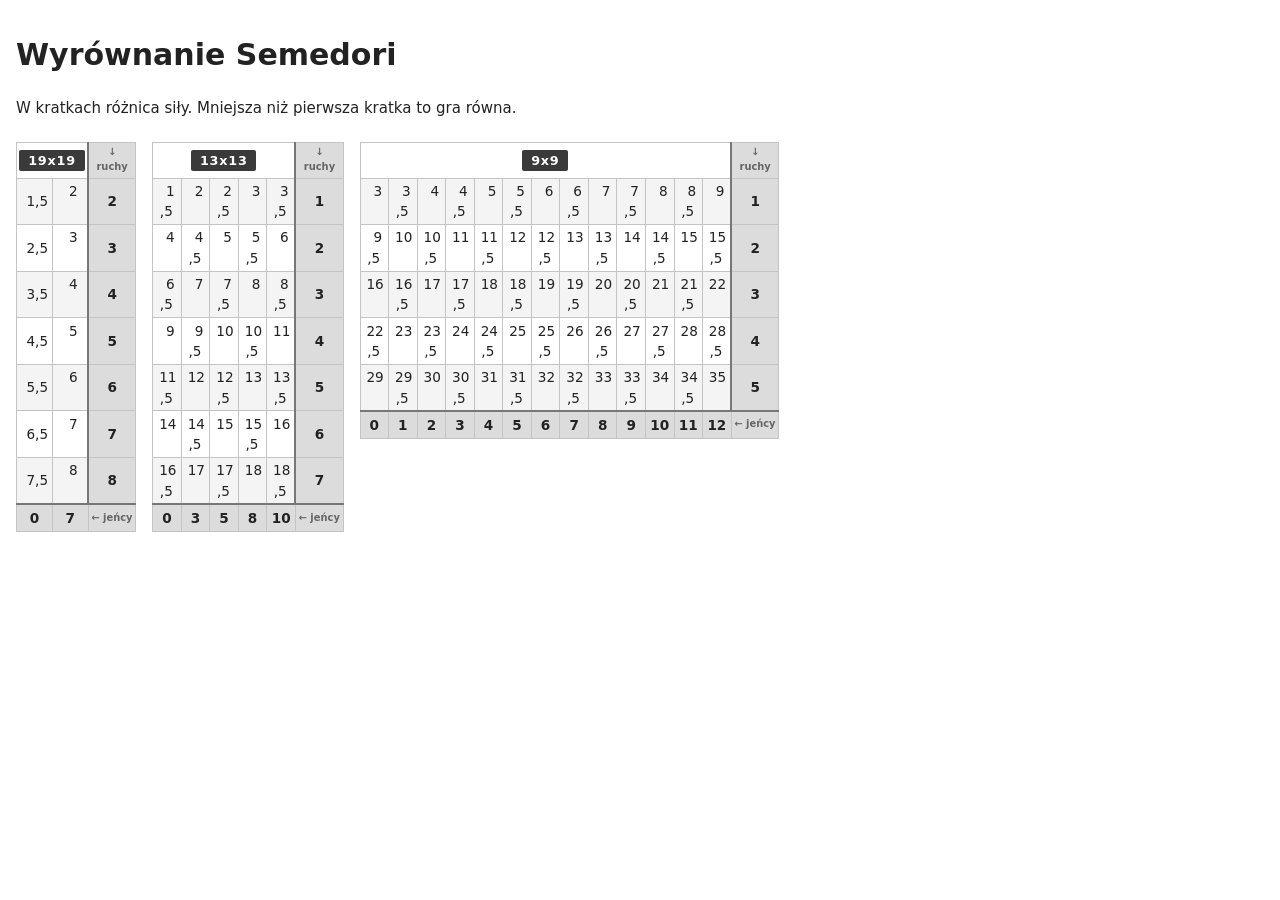
<file: tools/wyrownanie/tabela-zg.html>
<!doctype html>
<html lang="pl">
<head>
<meta charset="utf-8">
<meta name="viewport" content="width=device-width, initial-scale=1">
<title>Wyrównanie Semedori — 19x19, 13x13, 9x9</title>
<style>
  body { font: 15px/1.5 system-ui, sans-serif; margin: 2rem 1rem; color: #222; }
  .tabele { display: flex; gap: 1rem; align-items: flex-start; }
  p.opis { max-width: 44rem; margin: 0 0 1.4rem; }
  p.opis b { font-weight: 600; }
  table { border-collapse: collapse; table-layout: fixed; font-size: 0.85rem; }
  /* Szerokosci z <col>, nie z komorek: kratki maja byc waskie, a kolumna brzegowa
     na tyle szeroka, zeby zmiescil sie w niej podpis "↓ ruchy". */
  col { width: 2.1em; }
  col.brzeg { width: 3.5em; }
  th, td { box-sizing: border-box; border: 1px solid #c4c4c4;
           padding: 0.15rem 0.15rem; text-align: center; }
  th { background: #e8e8e8; font-weight: 600; }
  tr:nth-child(even) td { background: #f4f4f4; }
  /* Brzegi: to z nich czyta sie, co kratka znaczy. Kreska ledwie grubsza od
     zwyklej — ma dzielic, a nie przecinac tabeli na pol. */
  th.komp-jency { background: #dcdcdc; border-top: 2px solid #777; }
  th.komp-ruchy { background: #dcdcdc; border-left: 2px solid #777; }
  /* Rogi nalezą do swoich brzegow, wiec i szarzeja razem z nimi — tlo bierze sie
     z komp-jency i komp-ruchy, tu zostaje samo pismo: mniejsze i bledsze, bo to
     podpis, a nie liczba. Ciemne tlo ma wylacznie nazwa planszy. */
  th.rog { color: #666; font-size: 0.62rem; font-weight: 600;
           letter-spacing: 0; padding: 0.15rem 0.1rem; }
  /* Ciemne tlo obejmuje sam napis, a nie cala kratke — nazwa ma byc plakietka
     nad siatka, a nie belka dotykajaca jej bokow. */
  th.plansza { background: none; padding: 0.2rem 0.15rem; }
  th.plansza span { display: inline-block; background: #3a3a3a; color: #fff;
                    font-size: 0.8rem; letter-spacing: 0.06em; border-radius: 2px;
                    padding: 0.05rem 0.55rem; }
  /* Stala szerokosc, takze gdy pusta: kratka bez koncowki ,5 ma trzymac cyfre
     w tym samym miejscu, co kratka z koncowka. */
  span.ca { display: inline-block; width: 1.15em; text-align: right; }
  span.dz { display: inline-block; width: 1.05em; text-align: left; }
</style>
</head>
<body>
  <h1>Wyrównanie Semedori</h1>
  <p class="opis">W kratkach różnica siły. Mniejsza niż pierwsza kratka to gra równa.</p>
  <div class="tabele">
    <section id="plansza-19x19">
      <table class="sila komp" id="wyrownanie-19x19">
        <colgroup><col span="2"><col class="brzeg"></colgroup>
        <tr><th class="plansza" colspan="2"><span>19x19</span></th><th class="rog komp-ruchy">↓ ruchy</th></tr>
        <tr><td><span class="ca">1</span><span class="dz">,5</span></td><td><span class="ca">2</span><span class="dz"></span></td><th class="komp-ruchy" scope="row">2</th></tr>
        <tr><td><span class="ca">2</span><span class="dz">,5</span></td><td><span class="ca">3</span><span class="dz"></span></td><th class="komp-ruchy" scope="row">3</th></tr>
        <tr><td><span class="ca">3</span><span class="dz">,5</span></td><td><span class="ca">4</span><span class="dz"></span></td><th class="komp-ruchy" scope="row">4</th></tr>
        <tr><td><span class="ca">4</span><span class="dz">,5</span></td><td><span class="ca">5</span><span class="dz"></span></td><th class="komp-ruchy" scope="row">5</th></tr>
        <tr><td><span class="ca">5</span><span class="dz">,5</span></td><td><span class="ca">6</span><span class="dz"></span></td><th class="komp-ruchy" scope="row">6</th></tr>
        <tr><td><span class="ca">6</span><span class="dz">,5</span></td><td><span class="ca">7</span><span class="dz"></span></td><th class="komp-ruchy" scope="row">7</th></tr>
        <tr><td><span class="ca">7</span><span class="dz">,5</span></td><td><span class="ca">8</span><span class="dz"></span></td><th class="komp-ruchy" scope="row">8</th></tr>
        <tr><th class="komp-jency" scope="col">0</th><th class="komp-jency" scope="col">7</th><th class="rog komp-jency">← jeńcy</th></tr>
      </table>
    </section>
    <section id="plansza-13x13">
      <table class="sila komp" id="wyrownanie-13x13">
        <colgroup><col span="5"><col class="brzeg"></colgroup>
        <tr><th class="plansza" colspan="5"><span>13x13</span></th><th class="rog komp-ruchy">↓ ruchy</th></tr>
        <tr><td><span class="ca">1</span><span class="dz">,5</span></td><td><span class="ca">2</span><span class="dz"></span></td><td><span class="ca">2</span><span class="dz">,5</span></td><td><span class="ca">3</span><span class="dz"></span></td><td><span class="ca">3</span><span class="dz">,5</span></td><th class="komp-ruchy" scope="row">1</th></tr>
        <tr><td><span class="ca">4</span><span class="dz"></span></td><td><span class="ca">4</span><span class="dz">,5</span></td><td><span class="ca">5</span><span class="dz"></span></td><td><span class="ca">5</span><span class="dz">,5</span></td><td><span class="ca">6</span><span class="dz"></span></td><th class="komp-ruchy" scope="row">2</th></tr>
        <tr><td><span class="ca">6</span><span class="dz">,5</span></td><td><span class="ca">7</span><span class="dz"></span></td><td><span class="ca">7</span><span class="dz">,5</span></td><td><span class="ca">8</span><span class="dz"></span></td><td><span class="ca">8</span><span class="dz">,5</span></td><th class="komp-ruchy" scope="row">3</th></tr>
        <tr><td><span class="ca">9</span><span class="dz"></span></td><td><span class="ca">9</span><span class="dz">,5</span></td><td><span class="ca">10</span><span class="dz"></span></td><td><span class="ca">10</span><span class="dz">,5</span></td><td><span class="ca">11</span><span class="dz"></span></td><th class="komp-ruchy" scope="row">4</th></tr>
        <tr><td><span class="ca">11</span><span class="dz">,5</span></td><td><span class="ca">12</span><span class="dz"></span></td><td><span class="ca">12</span><span class="dz">,5</span></td><td><span class="ca">13</span><span class="dz"></span></td><td><span class="ca">13</span><span class="dz">,5</span></td><th class="komp-ruchy" scope="row">5</th></tr>
        <tr><td><span class="ca">14</span><span class="dz"></span></td><td><span class="ca">14</span><span class="dz">,5</span></td><td><span class="ca">15</span><span class="dz"></span></td><td><span class="ca">15</span><span class="dz">,5</span></td><td><span class="ca">16</span><span class="dz"></span></td><th class="komp-ruchy" scope="row">6</th></tr>
        <tr><td><span class="ca">16</span><span class="dz">,5</span></td><td><span class="ca">17</span><span class="dz"></span></td><td><span class="ca">17</span><span class="dz">,5</span></td><td><span class="ca">18</span><span class="dz"></span></td><td><span class="ca">18</span><span class="dz">,5</span></td><th class="komp-ruchy" scope="row">7</th></tr>
        <tr><th class="komp-jency" scope="col">0</th><th class="komp-jency" scope="col">3</th><th class="komp-jency" scope="col">5</th><th class="komp-jency" scope="col">8</th><th class="komp-jency" scope="col">10</th><th class="rog komp-jency">← jeńcy</th></tr>
      </table>
    </section>
    <section id="plansza-9x9">
      <table class="sila komp" id="wyrownanie-9x9">
        <colgroup><col span="13"><col class="brzeg"></colgroup>
        <tr><th class="plansza" colspan="13"><span>9x9</span></th><th class="rog komp-ruchy">↓ ruchy</th></tr>
        <tr><td><span class="ca">3</span><span class="dz"></span></td><td><span class="ca">3</span><span class="dz">,5</span></td><td><span class="ca">4</span><span class="dz"></span></td><td><span class="ca">4</span><span class="dz">,5</span></td><td><span class="ca">5</span><span class="dz"></span></td><td><span class="ca">5</span><span class="dz">,5</span></td><td><span class="ca">6</span><span class="dz"></span></td><td><span class="ca">6</span><span class="dz">,5</span></td><td><span class="ca">7</span><span class="dz"></span></td><td><span class="ca">7</span><span class="dz">,5</span></td><td><span class="ca">8</span><span class="dz"></span></td><td><span class="ca">8</span><span class="dz">,5</span></td><td><span class="ca">9</span><span class="dz"></span></td><th class="komp-ruchy" scope="row">1</th></tr>
        <tr><td><span class="ca">9</span><span class="dz">,5</span></td><td><span class="ca">10</span><span class="dz"></span></td><td><span class="ca">10</span><span class="dz">,5</span></td><td><span class="ca">11</span><span class="dz"></span></td><td><span class="ca">11</span><span class="dz">,5</span></td><td><span class="ca">12</span><span class="dz"></span></td><td><span class="ca">12</span><span class="dz">,5</span></td><td><span class="ca">13</span><span class="dz"></span></td><td><span class="ca">13</span><span class="dz">,5</span></td><td><span class="ca">14</span><span class="dz"></span></td><td><span class="ca">14</span><span class="dz">,5</span></td><td><span class="ca">15</span><span class="dz"></span></td><td><span class="ca">15</span><span class="dz">,5</span></td><th class="komp-ruchy" scope="row">2</th></tr>
        <tr><td><span class="ca">16</span><span class="dz"></span></td><td><span class="ca">16</span><span class="dz">,5</span></td><td><span class="ca">17</span><span class="dz"></span></td><td><span class="ca">17</span><span class="dz">,5</span></td><td><span class="ca">18</span><span class="dz"></span></td><td><span class="ca">18</span><span class="dz">,5</span></td><td><span class="ca">19</span><span class="dz"></span></td><td><span class="ca">19</span><span class="dz">,5</span></td><td><span class="ca">20</span><span class="dz"></span></td><td><span class="ca">20</span><span class="dz">,5</span></td><td><span class="ca">21</span><span class="dz"></span></td><td><span class="ca">21</span><span class="dz">,5</span></td><td><span class="ca">22</span><span class="dz"></span></td><th class="komp-ruchy" scope="row">3</th></tr>
        <tr><td><span class="ca">22</span><span class="dz">,5</span></td><td><span class="ca">23</span><span class="dz"></span></td><td><span class="ca">23</span><span class="dz">,5</span></td><td><span class="ca">24</span><span class="dz"></span></td><td><span class="ca">24</span><span class="dz">,5</span></td><td><span class="ca">25</span><span class="dz"></span></td><td><span class="ca">25</span><span class="dz">,5</span></td><td><span class="ca">26</span><span class="dz"></span></td><td><span class="ca">26</span><span class="dz">,5</span></td><td><span class="ca">27</span><span class="dz"></span></td><td><span class="ca">27</span><span class="dz">,5</span></td><td><span class="ca">28</span><span class="dz"></span></td><td><span class="ca">28</span><span class="dz">,5</span></td><th class="komp-ruchy" scope="row">4</th></tr>
        <tr><td><span class="ca">29</span><span class="dz"></span></td><td><span class="ca">29</span><span class="dz">,5</span></td><td><span class="ca">30</span><span class="dz"></span></td><td><span class="ca">30</span><span class="dz">,5</span></td><td><span class="ca">31</span><span class="dz"></span></td><td><span class="ca">31</span><span class="dz">,5</span></td><td><span class="ca">32</span><span class="dz"></span></td><td><span class="ca">32</span><span class="dz">,5</span></td><td><span class="ca">33</span><span class="dz"></span></td><td><span class="ca">33</span><span class="dz">,5</span></td><td><span class="ca">34</span><span class="dz"></span></td><td><span class="ca">34</span><span class="dz">,5</span></td><td><span class="ca">35</span><span class="dz"></span></td><th class="komp-ruchy" scope="row">5</th></tr>
        <tr><th class="komp-jency" scope="col">0</th><th class="komp-jency" scope="col">1</th><th class="komp-jency" scope="col">2</th><th class="komp-jency" scope="col">3</th><th class="komp-jency" scope="col">4</th><th class="komp-jency" scope="col">5</th><th class="komp-jency" scope="col">6</th><th class="komp-jency" scope="col">7</th><th class="komp-jency" scope="col">8</th><th class="komp-jency" scope="col">9</th><th class="komp-jency" scope="col">10</th><th class="komp-jency" scope="col">11</th><th class="komp-jency" scope="col">12</th><th class="rog komp-jency">← jeńcy</th></tr>
      </table>
    </section>
  </div>
</body>
</html>
</file>
<file: style.css>
/* Georgia przeskalowana do metryk EB Garamond (dane: Capsize, formula: fontaine):
   nagłówki renderują się od razu we właściwym rozmiarze i podmiana webfontu
   (display=swap) nie przesuwa layoutu */
@font-face {
  font-family: "EB Garamond Fallback";
  src: local("Georgia");
  size-adjust: 86.36%;
  ascent-override: 116.61%;
  descent-override: 34.51%;
  line-gap-override: 0%;
}

:root {
  --bg: #f4e9cf;
  --fg: #1a1a1a;
  --muted: #666666;         /* najjasniejsza szarosc dajaca 4,5:1 na tle strony (WCAG AA) */
  --accent: #9c2a2a;
  --kolor-sily: #2e7d32;
  --rule: #d9c896;
  --card: #ffffff;
  --pole: #fbf6ea;            /* tlo rubryki do wypelnienia: blizej bieli niz karta */
  --siatka: #9a9a9a;          /* wewnetrzne linie karty — GRID w tools/karta_pdf.py */
  --serif: 'EB Garamond', 'EB Garamond Fallback', Georgia, 'Times New Roman', serif;
  --page-w: 62rem;            /* jedna szerokosc kolumny, identyczna na kazdej podstronie */
}
* { box-sizing: border-box; }
html, body { margin: 0; padding: 0; }
html {
  scrollbar-gutter: stable;   /* pasek przewijania nie zmienia szerokosci ukladu */
  scroll-behavior: smooth;    /* przeskok do kotwicy sam pokazuje, dokad strona pojechala */
}
body {
  font-family: -apple-system, BlinkMacSystemFont, "Segoe UI", Roboto, "Helvetica Neue", Arial, sans-serif;
  background: var(--bg);
  color: var(--fg);
  line-height: 1.6;
  -webkit-font-smoothing: antialiased;
}
/* Nic nie ma prawa rozepchnac strony poza ekran: dlugie slowa i adresy lamia
   sie w razie potrzeby, obrazy nie przekraczaja swojej kolumny. Elementy, ktore
   naprawde potrzebuja wiecej miejsca (tabele, wycinki), przewijaja sie w poziomie
   we wlasnym pudelku — patrz reguly przy nich. Pilnuje tego tools/test_szerokosc.py. */
body { overflow-wrap: anywhere; }
img { max-width: 100%; height: auto; }

.page {
  width: min(var(--page-w), 92%);
  margin: 0 auto;
  padding-bottom: 2rem;
}
.banner {
  width: 100%;
  margin: 0;
  background: var(--rule);
}
.banner img {
  width: 100%; height: auto;
  display: block;
}
a { color: var(--accent); text-decoration: none; }
h2 a, h3 a { color: inherit; }   /* naglowek-link wyglada jak naglowek */
a:hover { text-decoration: underline; }
/* Link w akapicie musi dac sie rozpoznac bez koloru: czerwien akcentu ma wobec
   tekstu kontrast 2,3:1, a rozroznienie samym kolorem wymaga 3:1. Menu, spis
   tresci i listy linkow zostaja bez podkreslen — tam caly wiersz jest linkiem
   i nie da sie w niego nie trafic. */
p a { text-decoration: underline; text-underline-offset: 2px; }
/* Obwodka nawigacji klawiatura w kolorze akcentu. Domyslna ramka przegladarki
   jest granatowa i nie pasuje do kremowego tla; ksztaltu nie ustawiamy, bo
   outline sam obiega zaokraglenia menu i przycisku "···". */
:focus-visible { outline: 2px solid var(--accent); outline-offset: 2px; }

/* Cel odnosnika blyska na moment przygaszonym akcentem — tym samym, co tlo
   pozycji w menu. Po skoku w srodek dlugiej strony inaczej nie wiadomo, ktory
   akapit byl celem, a na ranking.html kotwic jest kilkanascie.
   scroll-margin robi nad celem oddech, zeby nie przyklejal sie do krawedzi. */
:target {
  animation: cel 1.6s ease-out;
  scroll-margin-top: 1.5rem;
}
@keyframes cel {
  from { background: rgba(156, 42, 42, 0.16); }
  to   { background: transparent; }
}

/* --- Naglowek: nazwa nad podpisem po lewej, menu po prawej ---
   Nazwa i podpis to dwie rozne rzeczy, wiec roznia sie rozmiarem: szyld i to,
   co pod szyldem. Lamanie jednego zdania na dwie rownej wagi linie dawaloby
   nierowne dlugosci i czytaloby sie gorzej. */
.hero-band {
  display: grid;
  grid-template-columns: auto 1fr auto;   /* logo | tytul | menu (szerokosc dopasowana, bez zawijania) */
  grid-template-rows: auto auto;     /* nazwa | podpis */
  column-gap: 2rem;
  align-items: start;
  padding: 1.75rem 0 1.5rem;
  border-top: 1px solid var(--rule);
  border-bottom: 1px solid var(--rule);
  margin: 1.5rem 0 2rem;
}
/* Logo obejmuje oba wiersze nazwy i idzie ich kolorem: maska z pliku logo
   barwiona przez currentColor, wiec nie trzeba drugiej, przebarwionej kopii SVG. */
.hero-logo {
  grid-column: 1; grid-row: 1 / span 2;
  align-self: stretch;
  /* Szerokosc jawnie, w rytmie clampa tytulu: pusty element nie wnosi
     szerokosci do kolumny auto, wiec bez niej kratka znika. Wysokosc daje
     stretch po obu wierszach nazwy, a mask/contain trzyma proporcje. */
  width: clamp(2.4rem, 6.4vw, 5.7rem);
  color: var(--muted);
  background: currentColor;
  -webkit-mask: url("img/logo.svg") no-repeat center / contain;
  mask: url("img/logo.svg") no-repeat center / contain;
}
.site-title {
  grid-column: 2; grid-row: 1;
  margin: 0;
  font-family: var(--serif);
  font-weight: 600;
  color: var(--muted);
  line-height: 1.0;
  letter-spacing: -0.01em;
  font-size: clamp(1.5rem, 4.2vw, 3.6rem);   /* mniej niz gdy stal sam - para ma zajac tyle, co dawniej sama nazwa */
}
.site-tagline {
  grid-column: 2; grid-row: 2;
  margin: 0.4rem 0 0;
  font-family: var(--serif);
  font-size: clamp(0.95rem, 1.8vw, 1.45rem);
  line-height: 1.2;
  color: var(--muted);
  text-align: left;
}
.hb-menu { grid-column: 3; grid-row: 1 / span 2; }   /* menu stoi obok obu wierszy */
.hb-menu a {
  display: block;
  padding: 0.35rem 0.6rem;
  margin: 0.15rem 0;
  color: var(--fg);
  font-size: 1.1rem;
  line-height: 1.25;
  white-space: nowrap;
  border-radius: 5px;
}
.hb-menu a:hover {
  color: var(--accent);
  text-decoration: none;
  background: rgba(156, 42, 42, 0.08);
}
.hb-menu a.active {
  color: var(--accent);
  background: rgba(156, 42, 42, 0.14);
}

@media (max-width: 820px) {
  .hero-band { grid-template-columns: minmax(0, 1fr); }
  .hb-menu a { white-space: normal; }
  /* Wszystko w jednej kolumnie i w kolejnosci zrodla — bez tego menu, ktore na
     szerokim ekranie rozciaga sie na dwa wiersze, naszloby na nazwe. Odstepy
     robia marginesy, bo row-gap rozepchnalby takze pare nazwa/podpis. */
  .site-title, .site-tagline, .hb-menu { grid-column: 1; grid-row: auto; }
  .hero-logo { display: none; }      /* na waskim ekranie nazwa i menu ida w pion, logo by je rozpychalo */
  .hb-menu { margin-top: 1.1rem; }
}

/* --- Terminy spotkan z kalendarza (index.html, wstawia je spotkania.js) ---
   Data dostaje wlasna linie, opis leczy sie pod nia w akapit — ten sam uklad,
   co akapity z pogrubionym wprowadzeniem nizej. Zlota kreska pod kazdym
   wierszem, a nie nad, zeby po zwinieciu listy domykala ostatni widoczny. */
.spotkania { margin: 1.1rem 0; }
.spotkania p { text-align: left; }        /* krotkie zdania nie znosza justowania z `section p` */
.spotkanie {
  padding: 0.5rem 0;
  border-bottom: 1px solid var(--rule);
}
.spotkanie:first-of-type { border-top: 1px solid var(--rule); }
/* Data i dopisek w jednej linii — opis jest juz osobnym blokiem, wiec `strong`
   nie potrzebuje tu `display: block` jak wprowadzenia akapitow w ranking.html. */
.spotkanie-termin { margin: 0; }
.spotkanie-opis { margin-top: 0.1rem; }
.spotkanie-opis p { margin: 0.25rem 0; }
.spotkanie-opis ul, .spotkanie-opis ol { margin: 0.25rem 0; padding-left: 1.3rem; }

/* Trzy kropki zamiast napisu — cichy znak, ze lista ma dalszy ciag. Jest to
   <button>, a nie link, bo nigdzie nie prowadzi.
   letter-spacing dokłada odstep takze za ostatnia kropka, wiec znak przestaje
   byc wysrodkowany; text-indent tej samej wartosci to kompensuje. */
.spotkania-wiecej {
  display: block;
  margin: 0.4rem auto 0;
  padding: 0.45rem 1.1rem;      /* cel dla palca, nie same kropki */
  font: inherit;
  font-size: 1.35rem;
  line-height: 1;
  letter-spacing: 0.3em;
  text-indent: 0.3em;
  color: var(--accent);
  background: none;
  border: 0;
  border-radius: 5px;
  cursor: pointer;
}
.spotkania-wiecej:hover { background: rgba(156, 42, 42, 0.08); }
.spotkania-brak { color: var(--muted); font-style: italic; }

/* Sekcja "Gdzie i kiedy" to krotkie linijki, nie akapity. Justowanie rozciaga
   w nich odstepy, a rozne rozmiary i kolory sprawialy, ze kazda wygladala jak
   z innej strony. Adres, terminy i subskrypcja maja teraz to samo pismo —
   wyroznia sie tylko Discord, bo tak wyglada w calym serwisie.

   Uklad bierze naglowek doslownie: "gdzie" w lewej kolumnie, "kiedy" w prawej.
   Do prawej naleza tez oba linki subskrypcji — sa tym, co robi sie z lista po
   jej przeczytaniu, wiec stoja pod nia. */
#gdzie-kiedy {
  display: grid;
  grid-template-columns: minmax(0, 1fr) minmax(0, 1.2fr);
  column-gap: 2.5rem;
  align-items: start;   /* bez tego akapit adresu rozciaga sie na wysokosc kolumny obok */
}
#gdzie-kiedy p { text-align: left; }
#gdzie-kiedy > h2 { grid-column: 1 / -1; grid-row: 1; }
#gdzie-kiedy > .adres { grid-column: 1; grid-row: 2; }
#gdzie-kiedy > .kiedy { grid-column: 2; grid-row: 2; }

/* Oddech miedzy koncem listy a linkami — bez niego przyklejaja sie do ostatniej
   zlotej kreski i czytaja jak kolejny termin. */
.kiedy .spotkania + .subskrypcja { margin-top: 0.9rem; }

/* Ten sam prog co w naglowku strony — dwie kolumny na telefonie nie maja sensu,
   a przy jednej wszystko wraca do kolejnosci zrodla: najpierw gdzie, potem kiedy. */
@media (max-width: 820px) {
  #gdzie-kiedy { grid-template-columns: 1fr; }
  #gdzie-kiedy > h2,
  #gdzie-kiedy > .adres,
  #gdzie-kiedy > .kiedy { grid-column: 1; grid-row: auto; }
}

section { margin: 2.25rem 0; }
section p { text-align: justify; hyphens: auto; }

.closer {
  font-family: var(--serif);
  font-size: clamp(1.4rem, 3.5vw, 1.9rem);
  text-align: center;
  margin: 3.5rem 0 2rem;
  font-style: italic;
  font-weight: 500;
  color: var(--fg);
}
h2 {
  font-family: var(--serif);
  font-size: 1.55rem; font-weight: 600;
  margin: 0 0 0.7rem; letter-spacing: 0;
}
/* Naglowek drugiej czesci strony: za zasadami zaczyna sie komentarz do systemu,
   a nie kolejny rozdzial zasad. Wiekszy stopien pisma i zlota kreska robia z
   tego widoczna cezure; element zostaje h2, bo hierarchia dokumentu sie nie
   zmienia — zmienia sie temat. */
h2.dzial {
  font-size: clamp(1.8rem, 3.4vw, 2.35rem);
  margin-top: 3.5rem;
  padding-top: 2rem;
  border-top: 1px solid var(--rule);
}
h3 {
  font-family: var(--serif);
  font-size: 1.15rem; font-weight: 600;
  margin: 1.1rem 0 0.3rem; letter-spacing: 0;
}
h4 {
  font-family: var(--serif);
  font-size: 1rem; font-weight: 600;
  margin: 0.9rem 0 0.2rem; letter-spacing: 0;
}
p { margin: 0.4rem 0; }

ul.links { list-style: none; padding-left: 0; margin: 0.4rem 0; }
ul.links li { padding-left: 1.2rem; margin: 0.25rem 0; position: relative; }
ul.links li::before {
  content: ""; position: absolute; left: 0; top: 0.75em;
  width: 5px; height: 5px; border-radius: 50%;
  background: var(--muted);
}

/* Odznaki sklepow. To pliki marek i obowiazuja przy nich cudze wytyczne, wiec
   leza u nas w oryginale, a skalujemy je wylacznie wysokoscia — szerokosc idzie
   z proporcji pliku, zeby nie ruszyc ksztaltu.
   Rozne wysokosci nie sa pomylka: plik Google ma wliczona przezroczysta otoczke
   (29 px z 250 u gory i u dolu), Apple nie ma zadnej. 52 px pliku Google to 40 px
   samego przycisku, czyli dokladnie tyle, ile ma przycisk Apple — dopiero tak
   wygladaja na jedna miare. Google wychodzi przy tym szerszy i tak ma byc: jego
   wytyczne wymagaja, zeby nie byl mniejszy od odznaki innego sklepu.
   `gap` trzyma odstep wiekszy niz 1/4 wysokosci przycisku, czego z kolei zada
   Google jako pola ochronnego; pionowo daje je sama otoczka w pliku. */
.sklepy {
  display: flex; flex-wrap: wrap; align-items: center;
  gap: 0.9rem;
  margin-top: 0.35rem;
}
.sklepy img { display: block; width: auto; }
.sklepy .sklep-google { height: 52px; }
.sklepy .sklep-apple { height: 40px; }

/* Akapit z pogrubionym wprowadzeniem: wprowadzenie dostaje wlasna linie, a
   szczegoly pod nim lecza sie w normalny akapit. Zrodlo ranking.html ma jedno
   zdanie na linie — to jest wygoda edycji, nie uklad strony, wiec te zlamania
   zwijaja sie do spacji. Zlamanie w innym miejscu: <br>. */
.zdania p > strong:first-child,
.zasada > strong { display: block; text-align: left; }

/* Wyjatek: ponumerowane zalety rankingu we wstepie czyta sie jak liste, wiec
   numer i naglowek zostaja w linii z tekstem, ktory po nich idzie. */
.zdania p.zaleta > strong:first-child { display: inline; }

/* krotka fraza, ktorej zlamanie w polowie myli czytelnika (np. "+R i −R") */
.razem { white-space: nowrap; }

/* wycinki kart graczy: stala szerokosc (naturalny rozmiar karty A4 przy 96 dpi),
   pismo na karcie ma ~rozmiar tekstu strony. Ramka przykladu poszerza sie ponad
   kolumne tekstu (wysrodkowana), zeby wycinki nie musialy sie przewijac;
   scroll poziomy wewnatrz ramki dopiero, gdy ekran jest wezszy od karty. */
.przyklad {
  overflow-x: auto;
  width: min(calc(194mm + 2.4rem), calc(100vw - 2rem));
  position: relative;
  left: 50%;
  transform: translateX(-50%);
}
img.wycinek {
  width: 194mm;               /* szerokosc wycinka: karta 190mm + marginesy ciecia */
  max-width: none;
  height: auto;
  display: block;
  margin: 0.8rem 0 0;
}

/* spis tresci pod wstepem: zlota linia + wciecie + wersalikowa etykieta */
.spis {
  margin: 1.4rem 0 2rem;
  padding-left: 1.1rem;
  border-left: 3px solid var(--rule);
}
.spis-label {
  font-size: 0.75rem;
  letter-spacing: 0.12em;
  text-transform: uppercase;
  color: var(--muted);
  margin: 0 0 0.3rem;
}
.spis ul.links { margin: 0; }
.spis ul.links li { padding-left: 0; margin: 0.15rem 0; }
.spis ul.links li::before { display: none; }
/* Podrozdzialy "O tym rankingu" wciete o poziom: spis oddaje uklad strony,
   a nie splaszcza go do jednej listy. */
.spis ul.links ul { list-style: none; margin: 0.1rem 0 0.25rem; padding-left: 1rem; }

/* Ramka wokol samych zasad: te same zdania i tabele wyrownania, co na sciadze
   karty gracza. Poza ramka zostaja naglowek sekcji i akapit wstepny — one o
   zasadach mowia, ale nia nie sa. Tabele sa w srodku, bo bez nich pierwszej
   zasady nie da sie wykonac. */
.zasady-blok { margin: 0.9rem 0 0; }
.zasady-blok > :first-child { margin-top: 0; }
.zasady-blok > :last-child { margin-bottom: 0; }

/* blok "Zasady": grupy w rytmie kolumn karty. Zasady nie sa numerowane —
   punktor wystarczy, a numer i tak trzeba by przestawiac przy kazdym scaleniu.
   Zasada wyglada tu tak samo jak jej naglowek w rozdziale — to ten sam tekst. */
ul.zasady { margin: 0.15rem 0 0.5rem; padding-left: 1.9rem; }
ul.zasady li { margin: 0.2rem 0; font-weight: 700; }
/* zasada w bloku ma wygladac jak jej naglowek nizej: to ten sam tekst,
   wiec bez koloru linku — zielen sily ma dzialac tak samo w obu miejscach */
ul.zasady a { color: inherit; }
ul.zasady a:hover { text-decoration: underline; }

/* zasada w rozdziale: pogrubione zdanie w swojej linii, pod nim szczegoly —
   wciecie zbiera cala zasade razem, tak jak punktor w bloku wyzej */
.zasada {
  margin: 1.1rem 0;
  padding-left: 1.9rem;
}

/* wyeksponowany link do karty gracza */
.karta-link { margin: 1.6rem 0; }
.karta-link a { font-weight: 700; text-decoration: underline; text-underline-offset: 3px; }

/* nazwy kolumn karty przywolane w tekscie — jak naglowki karty */
.kol {
  font-weight: 700;
  text-transform: uppercase;
  font-size: 0.82em;
  letter-spacing: 0.03em;
}

/* punkty sily: zawsze na zielono — slowo i liczby */
span.sila { color: var(--kolor-sily); }
table.sila td + td { color: var(--kolor-sily); }

table.sila { border-collapse: collapse; margin: 0.6rem 0; }
/* Na waskim ekranie tabela zostaje pudelkiem o szerokosci tresci, nie szerszym
   niz kolumna, i przewija sie w poziomie — zamiast rozpychac strone. */
@media (max-width: 820px) {
  table { display: block; width: max-content; max-width: 100%; overflow-x: auto; }
}
/* Podpis tabeli mowi, jak ja czytac — nagłowki stoja tu i u gory, i na dole,
   wiec sam uklad tego nie tlumaczy. Czytnik ekranu bierze go jako pierwszy. */
table.sila caption {
  text-align: left;
  color: var(--muted);
  font-size: 0.85rem;
  margin-bottom: 0.3rem;
}
table.sila th, table.sila td {
  border: 1px solid var(--rule);
  padding: 0.25rem 0.9rem;
  text-align: left;
}
table.sila th { background: var(--rule); font-weight: 600; }

/* Tabela poziomow lezy poziomo: naglowek wiersza po lewej, wartosci w rzedzie.
   Zielony jest tylko wiersz sily — w wierszu poziomow zielen nie ma czego znaczyc,
   wiec `table.sila td + td` trzeba tu cofnac — a zeby cofniecie zadzialalo, musi
   byc od niego specyficzniejsze, stad obie klasy w selektorze. */
table.sila.poziomy td { color: var(--fg); text-align: center; padding: 0.25rem 0.7rem; }
table.sila.poziomy tr:last-child td { color: var(--kolor-sily); font-weight: 600; }
/* Na waskim ekranie siedem kolumn nie miesci sie w kolumnie tekstu i rozpycha
   strone, wiec tabela staje pionowo: kazdy wiersz zostaje kolumna (Poziom |
   Siła), komorki ida jedna pod druga; ujemne marginesy sklejaja ramki tak,
   jak robil to border-collapse. */
@media (max-width: 820px) {
  table.sila.poziomy { display: flex; }
  table.sila.poziomy tbody { display: contents; }
  table.sila.poziomy tr { display: flex; flex-direction: column; }
  table.sila.poziomy th, table.sila.poziomy td { margin-top: -1px; }
  table.sila.poziomy tr + tr th, table.sila.poziomy tr + tr td { margin-left: -1px; }
}

/* Przelicznik starych liczb na zmiany.html: sam uklad, bez zieleni — zielen
   znaczy sile, a w tej tabeli po lewej stronie strzalki stoja jeszcze stare PS. */
table.sila.przelicznik td { color: var(--fg); text-align: center; padding: 0.25rem 0.7rem; }

/* Legenda kolumny "typ gry": zielony jest sam wpis, bo to on trafia na karte —
   reszta wiersza tlumaczy go zwyklym tekstem, wiec `table.sila td + td` trzeba
   tu cofnac. */
table.typy { margin: 0.15rem 0 0.5rem; }
table.sila.typy td { color: var(--fg); }
table.sila.typy td:first-child { color: var(--kolor-sily); font-weight: 700; text-align: center; }

/* dalszy ciag rozwiniecia zasady: kolejne akapity i tabele dostaja to samo
   wciecie, co pierwszy akapit, zeby caly punkt trzymal sie pod swoim numerem.
   Stoi za table.sila, bo tamta regula ma ta sama wage i wlasny margin. */
p.zasada-cd, table.zasada-cd { margin-left: 1.9rem; }

/* Siatka wyrownania: roznica sily w kratkach (zielona), a znaczenie na brzegach —
   ruchy w prawej kolumnie, jency w dolnym wierszu. Markup generuje
   tools/wyrownanie/tabela_html.py i pilnuje go test; tu stoi sam wyglad.

   table-layout: fixed, bo szerokosci maja isc z <col>: bez tego przegladarka
   rozpycha kolumny pod tresc i krata przestaje byc krata. Ciasny padding i
   nowrap, bo kratka ma miescic "41" z polowka w jednej linii — przy szerszym
   marginesie ulamek lamal sie do nastepnego wiersza. */
/* Trzy siatki obok siebie; na waskim ekranie zawijaja sie zamiast wystawac. */
.tabele { display: flex; flex-wrap: wrap; gap: 1.4rem; align-items: flex-start;
          margin: 0.6rem 0; }
table.komp { font-size: 0.9rem; table-layout: fixed; }
table.komp col { width: 2.4em; }
table.komp col.brzeg { width: 3.9em; }
table.komp td, table.komp th { padding: 0.3rem 0.2rem; text-align: center; white-space: nowrap; }
table.komp th { border-color: color-mix(in srgb, var(--rule) 85%, black); }
table.komp td { color: var(--kolor-sily); }

/* Brzegi: to z nich czyta sie, co kratka znaczy. Kreska ledwie grubsza od zwyklej. */
table.komp th.komp-jency,
table.komp th.komp-ruchy { color: var(--fg); background: color-mix(in srgb, var(--rule) 45%, transparent); }
table.komp th.komp-jency { border-top: 2px solid var(--rule); }
table.komp th.komp-ruchy { border-left: 2px solid var(--rule); }

/* Rogi nazywaja swoj brzeg strzalka — to podpisy, nie liczby, wiec drobniej i bledziej. */
table.komp th.rog { color: var(--fg); font-size: 0.68rem; font-weight: 600; opacity: 0.7; }
/* Nazwa planszy jako plakietka: ciemne tlo obejmuje napis, a nie cala kratke. */
table.komp th.plansza { background: none; padding: 0.2rem 0.15rem; }
table.komp th.plansza span { display: inline-block; background: var(--fg); color: var(--bg);
                             font-size: 0.8rem; letter-spacing: 0.06em; border-radius: 2px;
                             padding: 0.05rem 0.55rem; }

/* Polowka: 1 nad 2 z kreska. Wyzsza od cyfry obok, wiec rownanie do
   srodka, a nie do linii pisma — inaczej ulamek wisi nad wierszem. */
/* Stala szerokosc, takze gdy pusta: kratka bez ulamka ma trzymac cyfre w tym
   samym miejscu, co kratka z ulamkiem — inaczej kolumna jest poszarpana. */
span.ca { display: inline-block; width: 1.15em; text-align: right; }
span.pol { display: inline-block; width: 0.85em; font-size: 0.5em; line-height: 1.06;
           vertical-align: middle; text-align: center; }
span.pol span { display: block; padding: 0 0.1em; }
span.pol span + span { border-top: 1px solid currentColor; }

.site-footer {
  border-top: 1px solid var(--rule);
  margin-top: 2rem;
}
.footer-inner {
  width: min(var(--page-w), 92%);
  margin: 0 auto;
  padding: 1.25rem 0;
  color: var(--muted); font-size: 0.9rem;
}
.footer-inner a { color: var(--muted); text-decoration: underline; text-decoration-color: var(--rule); }

/* druk: sama tresc, bez ozdob nawigacyjnych */
@media print {
  body { background: #fff; }
  .banner, .hb-menu, .site-footer, .spis { display: none; }
  .page, .footer-inner { width: 100%; }
  a { color: inherit; }
  .przyklad { width: auto; left: 0; transform: none; overflow: visible; }
  img.wycinek { width: 100%; }
}

figure { margin: 1.8rem 0; }
/* Zdjecie nie rozciaga sie ponad swoja naturalna szerokosc — kadry z Hikaru
   maja 720 px i przy `width: 100%` miekly na szerokim ekranie. Wezsze od
   kolumny stoi wysrodkowane. */
figure img {
  max-width: 100%; height: auto; display: block;
  margin-inline: auto;
  border-radius: 6px;
  border: 1px solid var(--rule);
}
figcaption {
  color: var(--muted); font-size: 0.9rem; font-style: italic;
  text-align: center; margin-top: 0.5rem;
}

.video {
  position: relative;
  width: 100%;
  aspect-ratio: 16 / 9;
  margin: 1.8rem 0;
  border: 1px solid var(--rule);
  border-radius: 6px;
  overflow: hidden;
}
.video iframe {
  position: absolute; inset: 0;
  width: 100%; height: 100%;
  border: 0;
}

.stat {
  font-family: var(--serif);
  font-size: clamp(1.4rem, 3vw, 2rem);
  line-height: 1.3;
  font-style: italic;
  color: var(--accent);
  border-left: 3px solid var(--rule);
  padding: 0.1rem 0 0.1rem 1.1rem;
  margin: 1.6rem 0;
  text-align: left;
}

/* Kalkulator jest wierszem karty gracza: te same rubryki, w tej samej kolejnosci,
   z tymi samymi grubymi kreskami miedzy sekcjami (przed gra | przeciwnik
   i wyrownanie | po grze). Dwa wiersze, bo ta sama gra stoi na dwoch kartach —
   widac wtedy, ze roznica sily jest jednakowa, a wynik ma przeciwne znaki. */
/* Ramka obejmuje kartę, a nie cala kolumne tekstu, wiec stoi wysrodkowana.
   Mierzy sie do zawartosci zamiast do policzonej sumy rubryk: dziesiec kolumn
   podanych w milimetrach zaokragla sie kazda z osobna i roznica ulamka piksela
   wystarczyla, zeby wyskoczyl poziomy pasek przewijania. Akapity dostaja
   szerokosc karty, zeby to tabela decydowala o szerokosci pudelka.
   Naglowek sekcji stoi poza ramka, tak samo jak przy "Przykladowej grze": to
   tytul rozdzialu, a nie podpis pudelka, i ma stac w kolumnie tekstu razem
   z pozostalymi h2. Dlatego ramka jest osobnym elementem w srodku sekcji. */
.kalk-ramka {
  --karta-w: 148.5mm;          /* suma rubryk, prawie jak na papierze */
  width: fit-content;
  max-width: 100%;
  margin-inline: auto;
}
.kalk-ramka > p, .kalk-ramka > ul { max-width: var(--karta-w); }
.kalkulator p { text-align: left; }
/* Pasek przewijania wyskakuje dopiero wtedy, gdy karta naprawde nie miesci sie
   na ekranie — czyli na telefonie, a nie na monitorze. */
.kalk-przewijak { overflow-x: auto; max-width: 100%; }
/* Szerokosci rubryk sa te same, co na papierowej karcie (tools/karta_pdf.py:
   COLUMNS), wprost w milimetrach — dlatego rubryka na jedna cyfre jest waska
   jak na papierze, a nie rozciagnieta na rowne czesci strony. */
table.kalk-karta { font-size: 0.8rem; table-layout: fixed; }
table.kalk-karta col:nth-child(1) { width: 24mm; }     /* ktora karta */
table.kalk-karta col:nth-child(2) { width: 14mm; }     /* moja sila */
table.kalk-karta col:nth-child(3) { width: 12mm; }     /* sila przeciwnika — na karcie 8 mm, tu musi zmiescic trzy cyfry */
table.kalk-karta col:nth-child(4) { width: 16mm; }     /* roznica sily */
table.kalk-karta col:nth-child(5) { width: 17mm; }     /* pierwsze ruchy */
table.kalk-karta col:nth-child(6) { width: 19mm; }     /* dodatkowi jency */
table.kalk-karta col:nth-child(7) { width: 13mm; }     /* typ gry — litera, rozmiar planszy albo myslnik */
table.kalk-karta col:nth-child(8) { width: 13mm; }     /* wynik */
table.kalk-karta col:nth-child(9) { width: 15mm; }     /* zmiana sily */
table.kalk-karta col:nth-child(10) { width: 14mm; }    /* nowa sila */
table.kalk-karta th, table.kalk-karta td { text-align: center; padding: 0.25rem 0.4rem; }
table.kalk-karta th {
  font-size: 0.68rem;
  text-transform: uppercase;
  letter-spacing: 0.02em;
  font-weight: 600;
  line-height: 1.15;
}
table.kalk-karta th[scope="row"] {
  text-transform: none; letter-spacing: 0; font-size: 0.8rem;
  text-align: left; font-weight: 600;
}
/* `table.sila td + td` maluje wszystko na zielono; tutaj zielone sa tylko te
   rubryki, ktore i na karcie drukuja sie kolorem sily. */
table.kalk-karta td { color: var(--fg); }
table.kalk-karta td.sila { color: var(--kolor-sily); font-weight: 600; }
.kalk-sekcja { border-left: 2px solid var(--fg) !important; }
/* Pole bierze tlo z rubryki, w ktorej stoi — takze z szarej rubryki wyniku —
   ale zachowuje wlasna ramke i strzalki. Bez nich rubryka do wpisania niczym
   nie rozni sie od wyliczonej i nie widac, gdzie mozna cokolwiek zmienic.
   Wpis stoi na srodku, jak recznie wpisana liczba na papierze. */
table.kalk-karta input, table.kalk-karta select {
  font: inherit;
  text-align: center;
  text-align-last: center;     /* zamkniety select tez centruje wartosc */
  padding: 0.1rem 0.15rem;
  color: var(--fg);
  background: var(--pole);
  border: 1px solid var(--siatka);
  border-radius: 3px;
  width: 100%;                 /* pole wypelnia rubryke, a nie odwrotnie */
}
/* Strzalki wylatuja: w Chrome pokazywaly sie dopiero po najechaniu myszka, na
   dotyku nigdy, a zjadaly szerokosc rubryki. Nikt zreszta nie szuka swojej sily
   klikaniem — przepisuje ja z karty. To, ze rubryke sie wypelnia, mowi jasne
   tlo i ramka, tak jak puste kratki na papierowym formularzu. */
table.kalk-karta input[type="number"] { -moz-appearance: textfield; }
table.kalk-karta input[type="number"]::-webkit-inner-spin-button,
table.kalk-karta input[type="number"]::-webkit-outer-spin-button {
  -webkit-appearance: none;
  margin: 0;
}
/* Rubryka wyniku ma tlo takze na karcie (tools/karta_pdf.py: WYNIK_BG): ten sam
   zloty rozcienczony do 45%, ktory na czarno-bialej drukarce zostaje lekka
   szaroscia. Wynik jest liczba, od ktorej zalezy cala reszta wiersza. */
.kalk-wynik-kol { background: color-mix(in srgb, var(--rule) 45%, transparent); }
table.kalk-karta ::placeholder { color: var(--muted); opacity: 1; }
.kalk-seria { font-size: 0.95rem; margin-top: 0.5rem; margin-bottom: 0; }
.kalk-seria label { display: inline-flex; align-items: baseline; gap: 0.4rem; }
.kalk-podsumowanie { font-weight: 700; margin: 0.3rem 0; }
.kalk-uwagi { margin: 0.3rem 0 0; padding-left: 1.1rem; font-size: 0.9rem; color: var(--muted); }
.kalk-uwagi li { margin: 0.15rem 0; }

/* Jedna ramka dla wszystkiego, co na stronie jest wydzielonym pudelkiem:
   zasady, przyklad, kalkulator, zrodla. Naglowek sekcji zostaje na zewnatrz
   kazdego z nich — pudelko trzyma tresc, tytul stoi nad nim w kolumnie tekstu. */
.zasady-blok, .przyklad, .kalk-ramka, .credit {
  background: rgba(156, 42, 42, 0.06);
  border: 1px solid var(--rule);
  border-radius: 6px;
  padding: 0.9rem 1.1rem;
}
.credit {
  font-size: 0.9rem;
  color: var(--muted);
  margin: 2.5rem 0 0;
}
.przyklad {
  font-size: 0.95rem;
  margin: 1.2rem 0;
}
.przyklad p { margin: 0.3rem 0; text-align: left; }
.credit a { color: var(--accent); text-decoration: underline; text-underline-offset: 2px; }

/* Pasek zgody na rozpoznawanie powracajacych. Wstawia go analityka.js, bo
   strony sa pisane recznie i element wklejony w HTML zylby w czterech kopiach.
   Pokazuje sie tylko do pierwszej decyzji i znika po kliknieciu — dlatego stac
   go na pozycje fixed na dole, gdzie nie zaslania naglowka ani menu. */
.zgoda {
  position: fixed;
  left: 0; right: 0; bottom: 0;
  z-index: 10;
  display: flex;
  flex-wrap: wrap;
  align-items: center;
  justify-content: center;
  gap: 0.9rem 1.4rem;
  padding: 1.5rem 1.6rem;
  background: var(--card);
  border-top: 1px solid var(--rule);
  box-shadow: 0 -2px 12px rgba(0, 0, 0, 0.08);
}
/* Wiekszy krój i serif jak w naglowkach: baner ma czytac sie jak zdanie od
   klubu, a nie jak komunikat systemu — a przy trzech zdaniach 0,95 rem robilo
   z niego drobny druk, ktory kazdy odruchowo zamyka. */
.zgoda p {
  margin: 0;
  max-width: 42rem;
  font-family: var(--serif);
  font-size: 1.2rem;
  line-height: 1.5;
  text-align: left;
}
/* Oba przyciski maja identyczna wage wizualna: rozmiar, ramka i krój sa te same,
   bo odmowa schowana za szarym napisem nie jest realnym wyborem. */
.zgoda button,
#zgoda-ustawienia button {
  flex: none;
  padding: 0.6rem 1.4rem;
  font: inherit;
  font-size: 1.02rem;
  color: var(--accent);
  background: none;
  border: 1px solid var(--accent);
  border-radius: 5px;
  cursor: pointer;
}
.zgoda button:hover,
#zgoda-ustawienia button:hover { background: rgba(156, 42, 42, 0.08); }
.zgoda a { font-size: 0.95rem; color: var(--accent); text-decoration: underline; text-underline-offset: 2px; }
#zgoda-ustawienia p { margin: 0 0 0.6rem; }


/* Notka na archiwalnej wersji rankingu (ranking-karta): wyroznia sie z tresci,
   zeby nikt nie czytal starych zasad jak aktualnych. */
.archiwum {
  background: var(--card);
  border-left: 4px solid var(--accent);
  border-radius: 6px;
  padding: 10px 14px;
}

/* Wycinki tablicy siły na stronie ranking: osobne pliki SVG z kadrem
   liczonym przez tablica/wycinki_svg.py z geometrii generatora — zmiana
   ukladu tablicy przesuwa kadry automatycznie. Klik prowadzi do PDF-u. */
.wycinki { display: grid; gap: 0.7rem; margin: 0.9rem 0; grid-template-columns: minmax(0, 1fr); }
.wycinek-tablicy {
  display: block;
  border: 1px solid var(--rule);
  border-radius: 8px;
  overflow: hidden;
}
.wycinek-tablicy img { display: block; width: 100%; height: auto; }
/* Tabele wyrownania: naturalna wielkosc wydruku (cyfry ~4 mm), zeby dalo sie
   je czytac na telefonie; obok siebie, ile sie zmiesci, reszta nizej.
   Szersza od ekranu tabela przewija sie w poziomie wewnatrz swojej ramki
   zamiast kurczyc sie do nieczytelnosci. */
.wycinki.tabele { display: flex; flex-wrap: wrap; align-items: flex-start; }
.wycinek-przewijany { max-width: 100%; overflow-x: auto; }
.wycinek-przewijany img { width: auto; max-width: none; }

/* Blok "Zasady" na stronie ranking: kolumny jak na wydruku tablicy, na waskim
   ekranie jedna pod druga. */
.zasady-kolumny { display: grid; gap: 0 2rem; grid-template-columns: minmax(0, 1fr); }
@media (min-width: 880px) { .zasady-kolumny { grid-template-columns: repeat(3, minmax(0, 1fr)); } }

/* Na szerokim ekranie wstep artykulu idzie w dwoch kolumnach:
   tekst po lewej, spis tresci po prawej. */
@media (min-width: 880px) {
  .wstep { display: grid; grid-template-columns: 1fr 15rem; gap: 0 2rem; align-items: start; }
}
</file>
